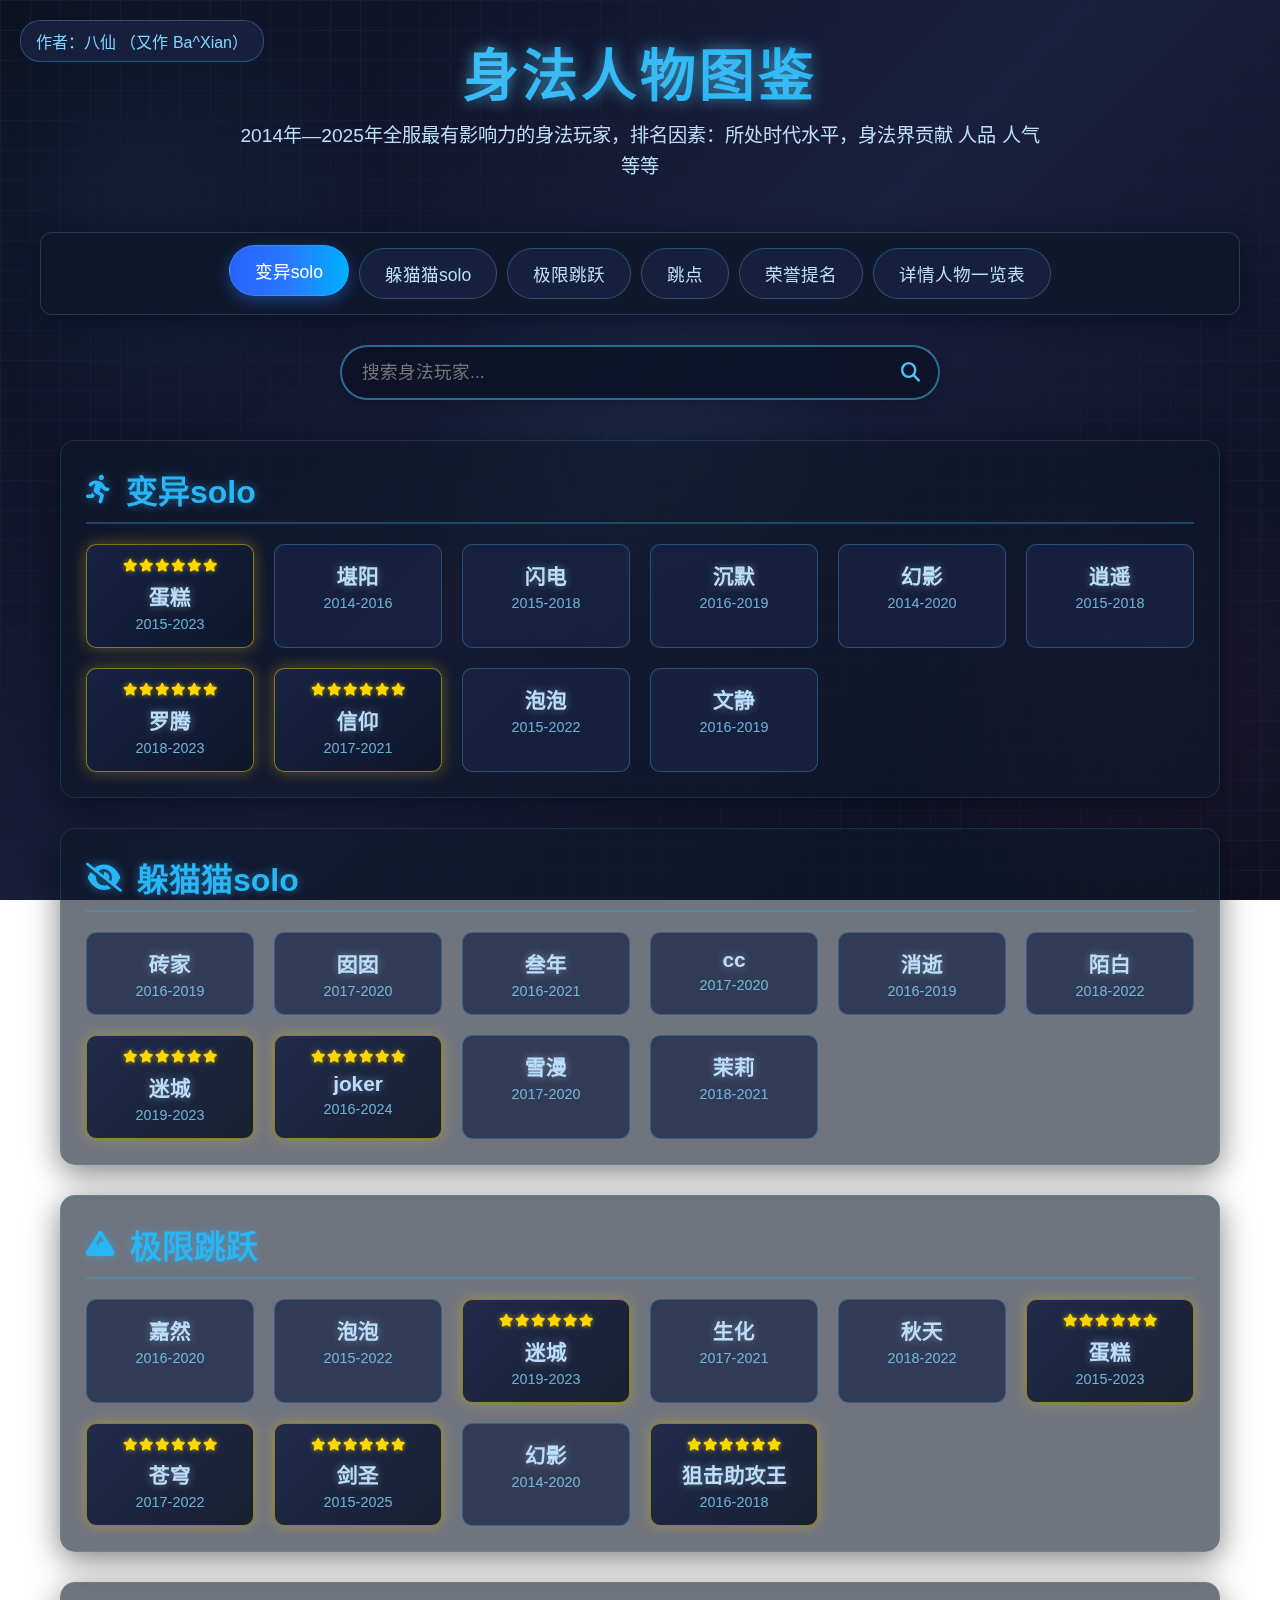
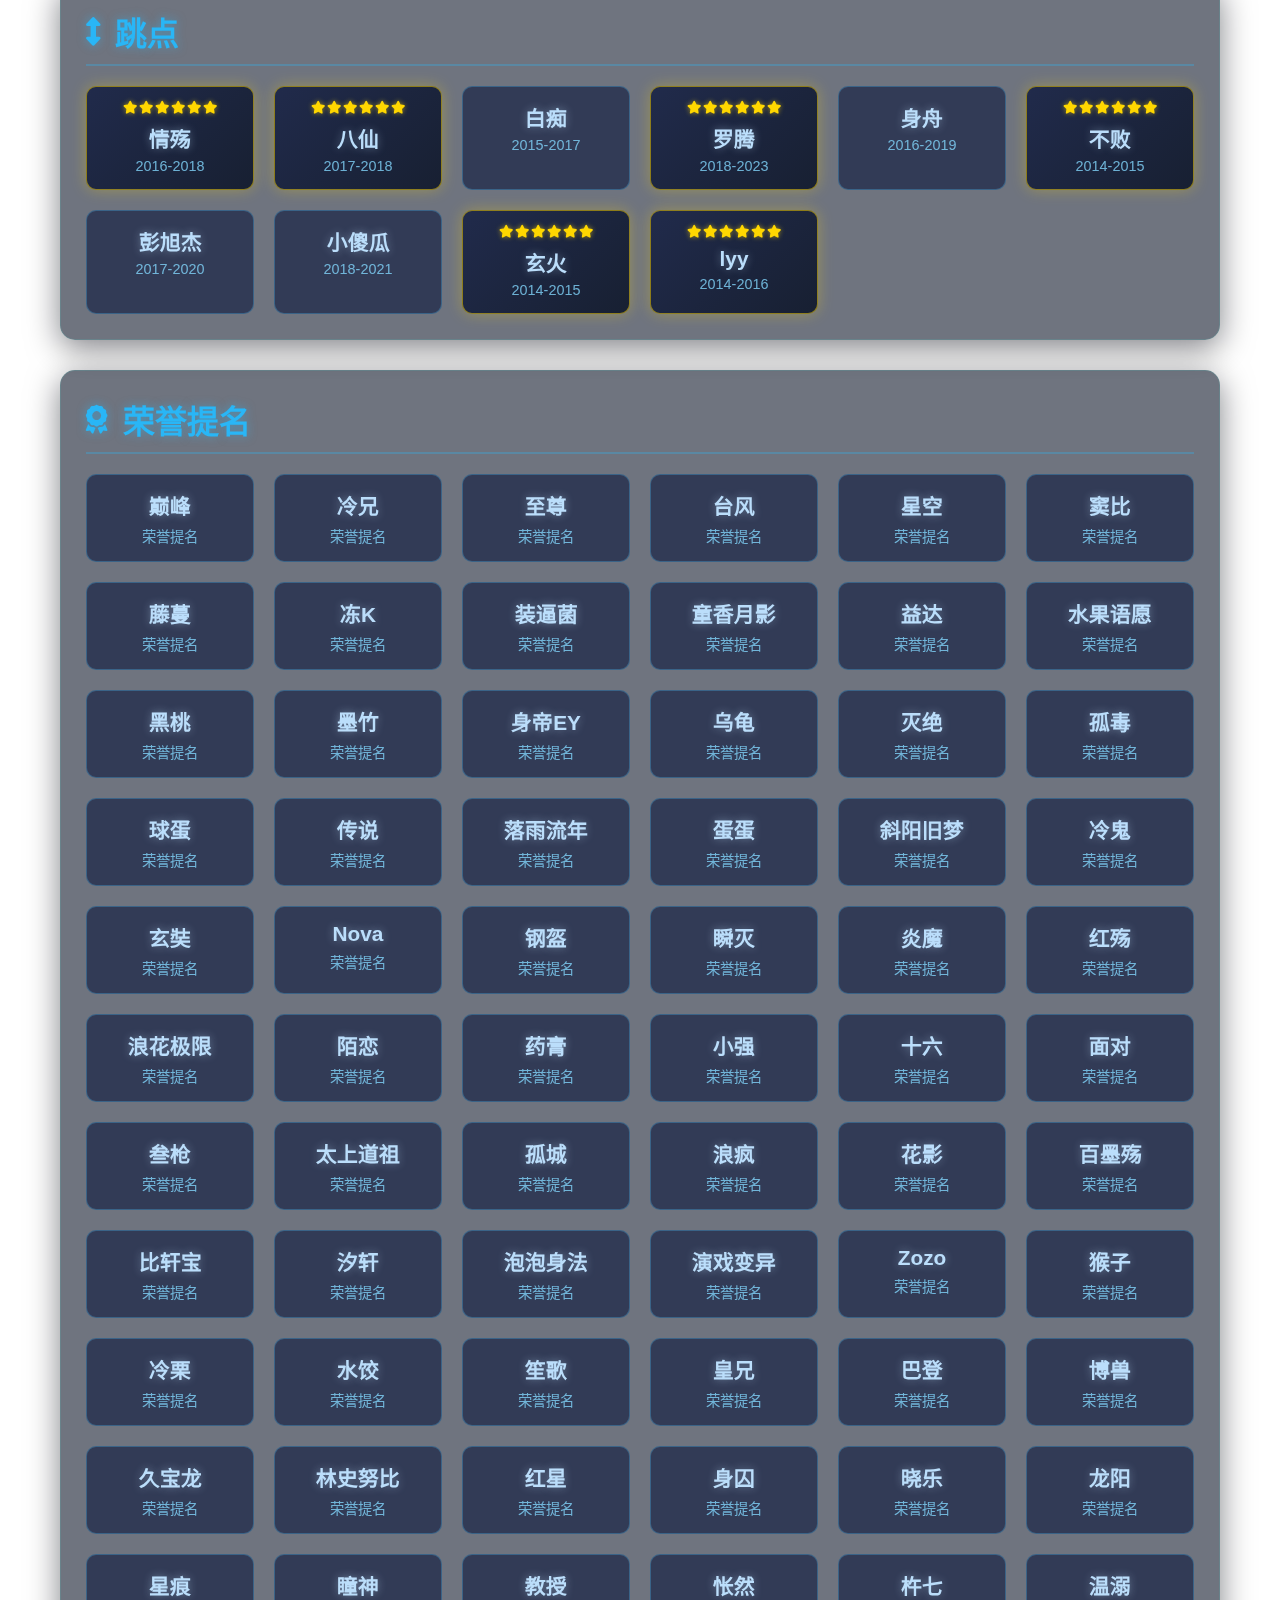
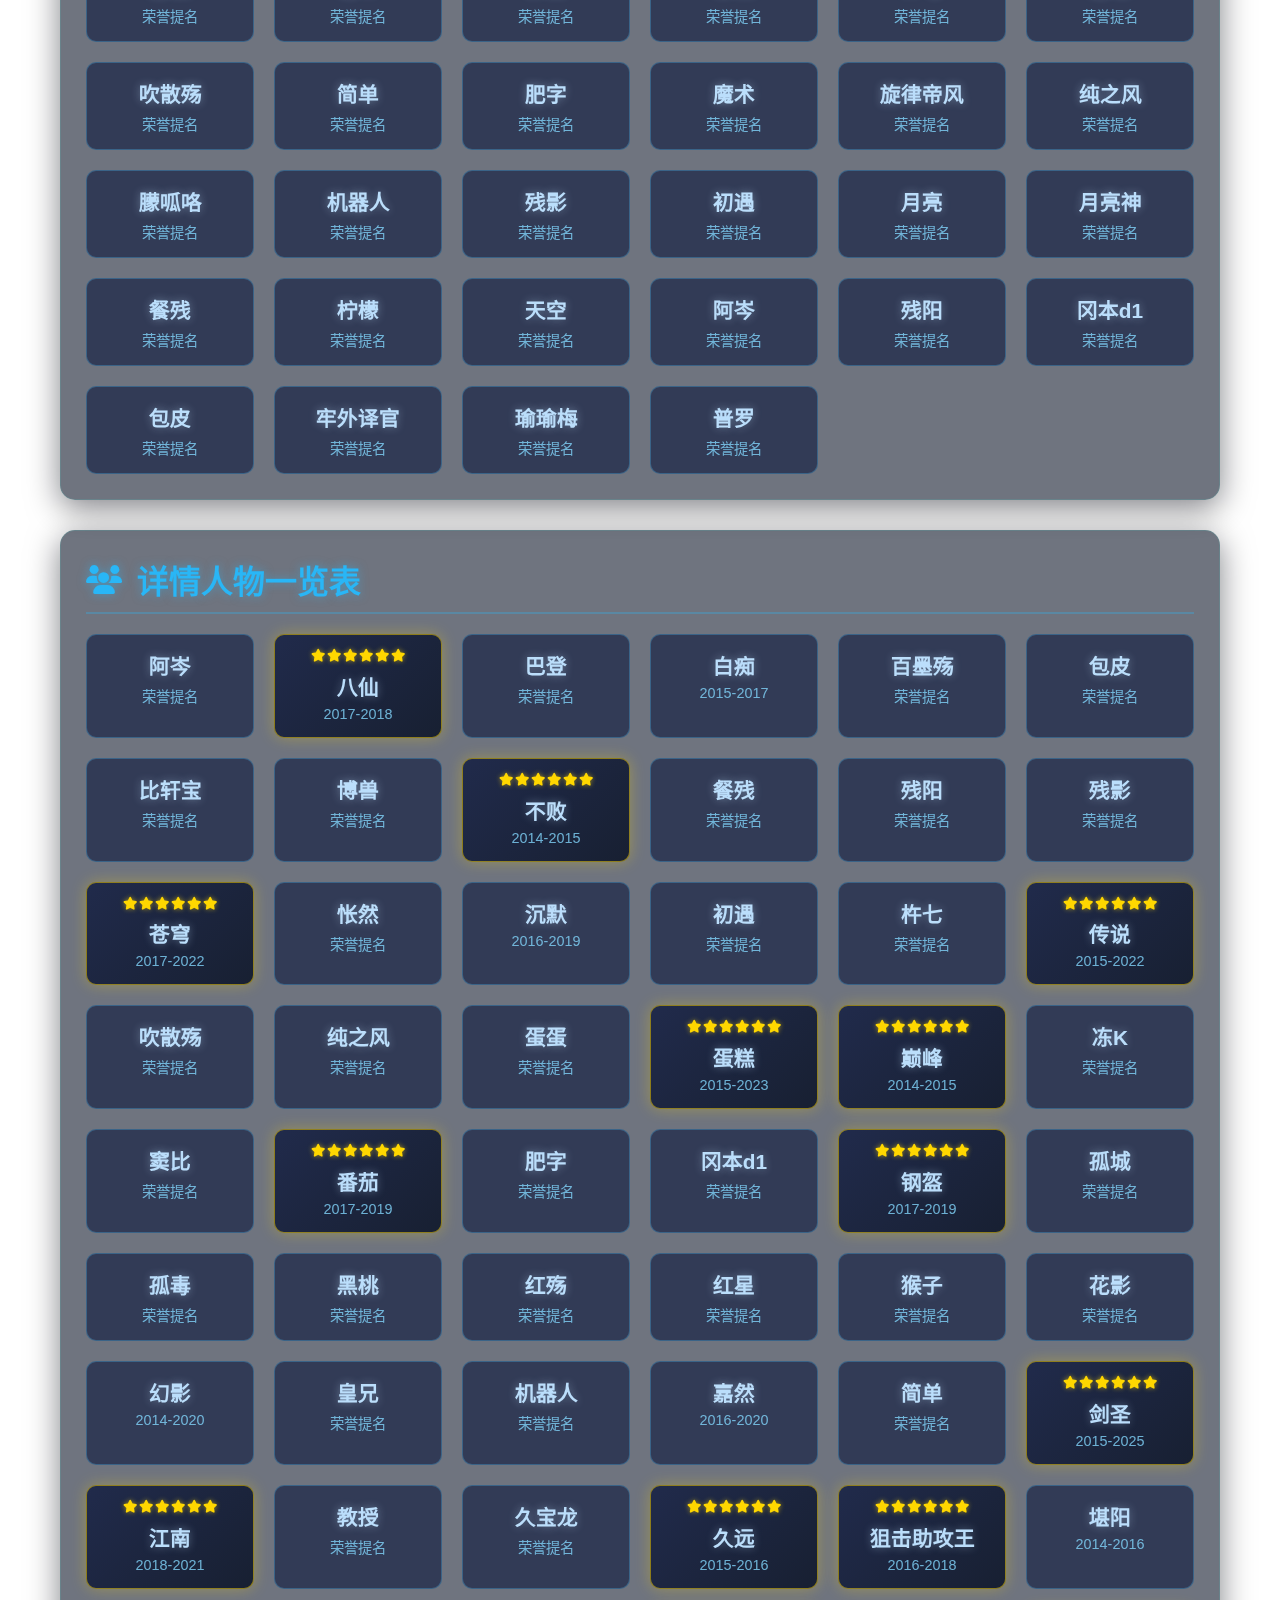
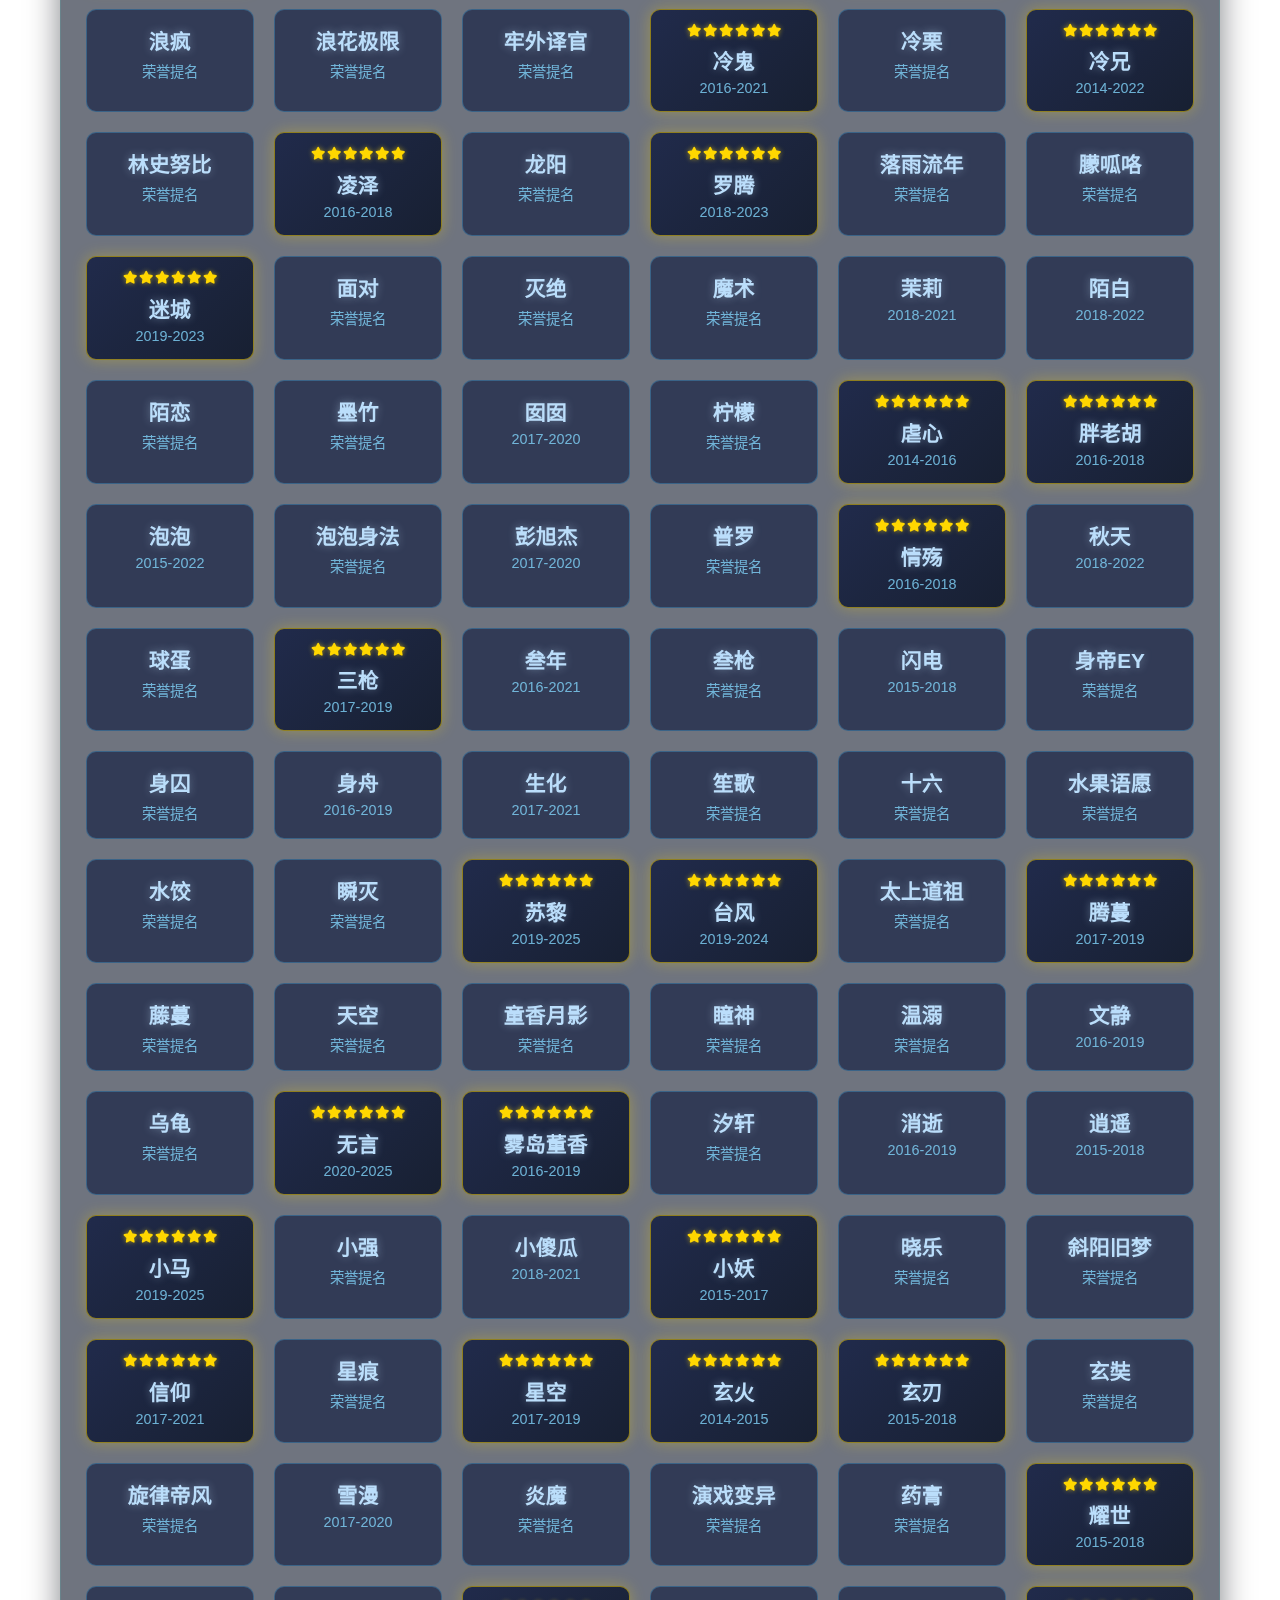
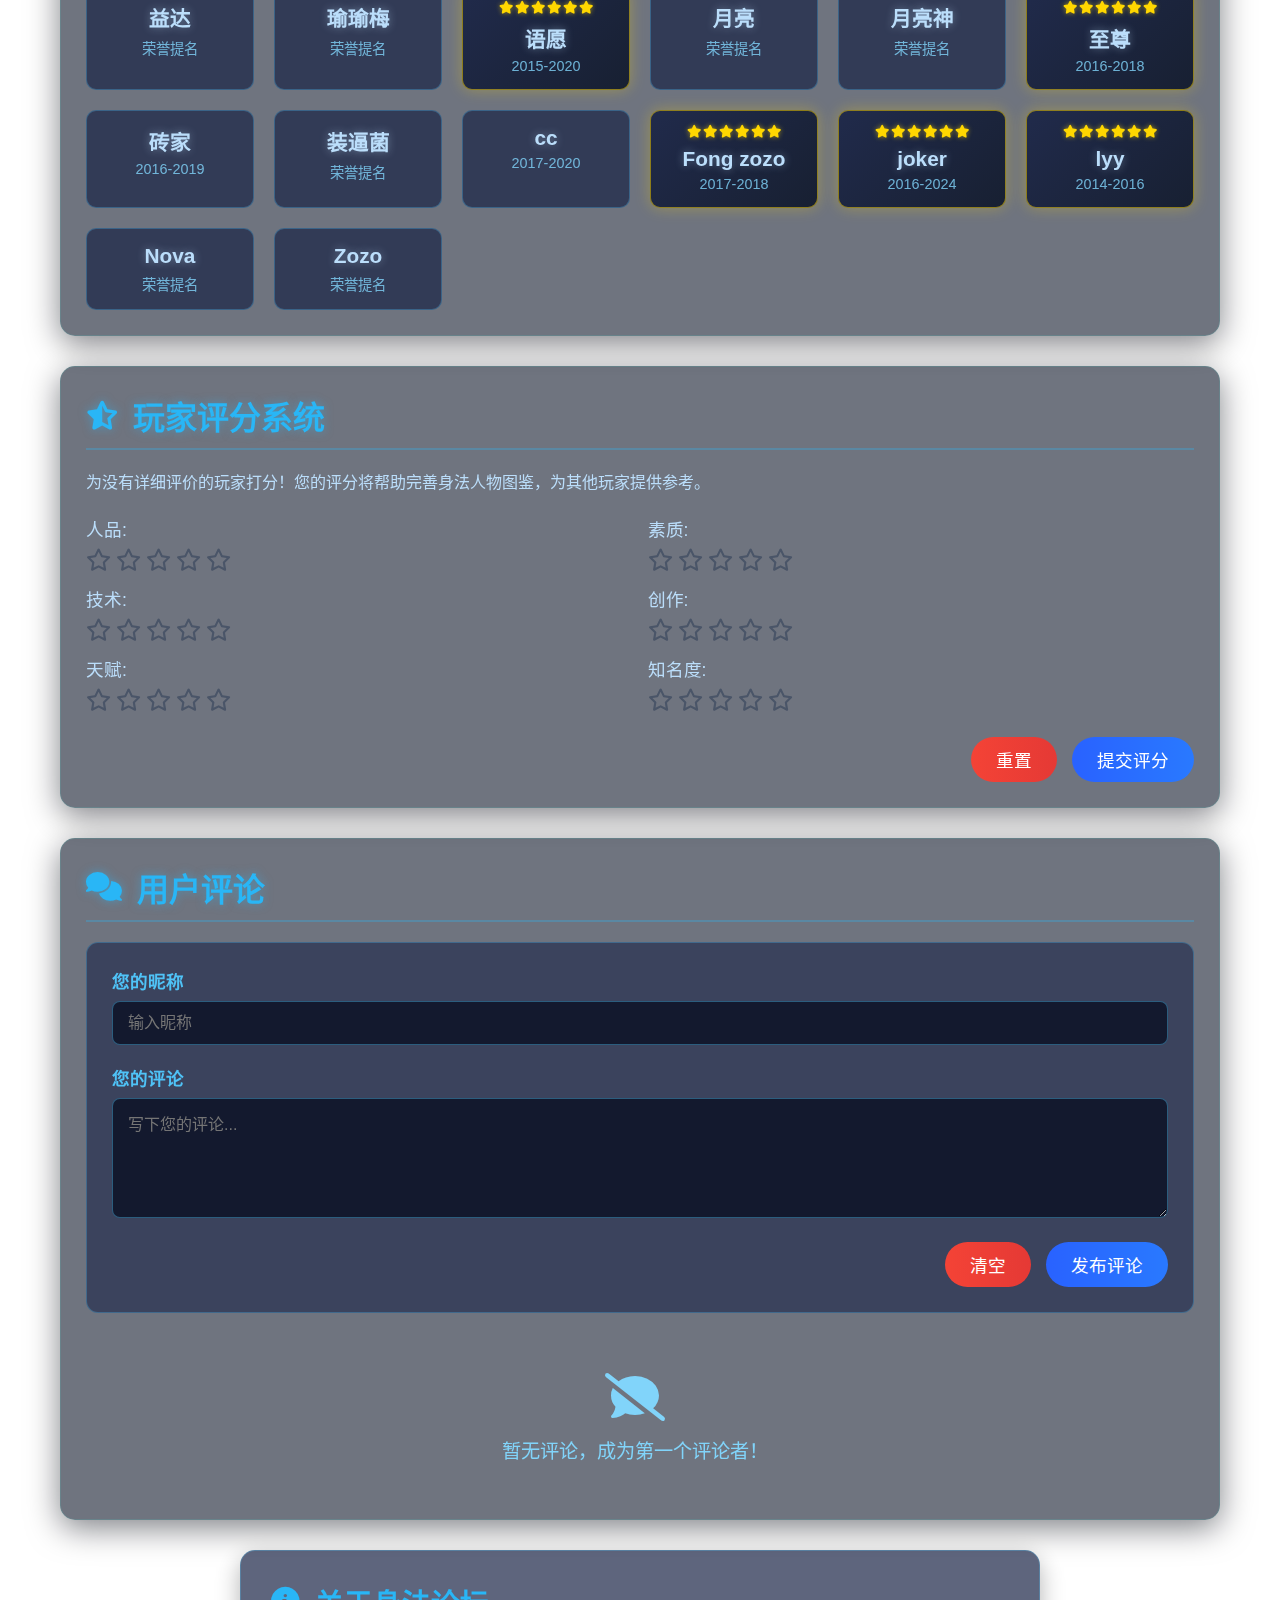
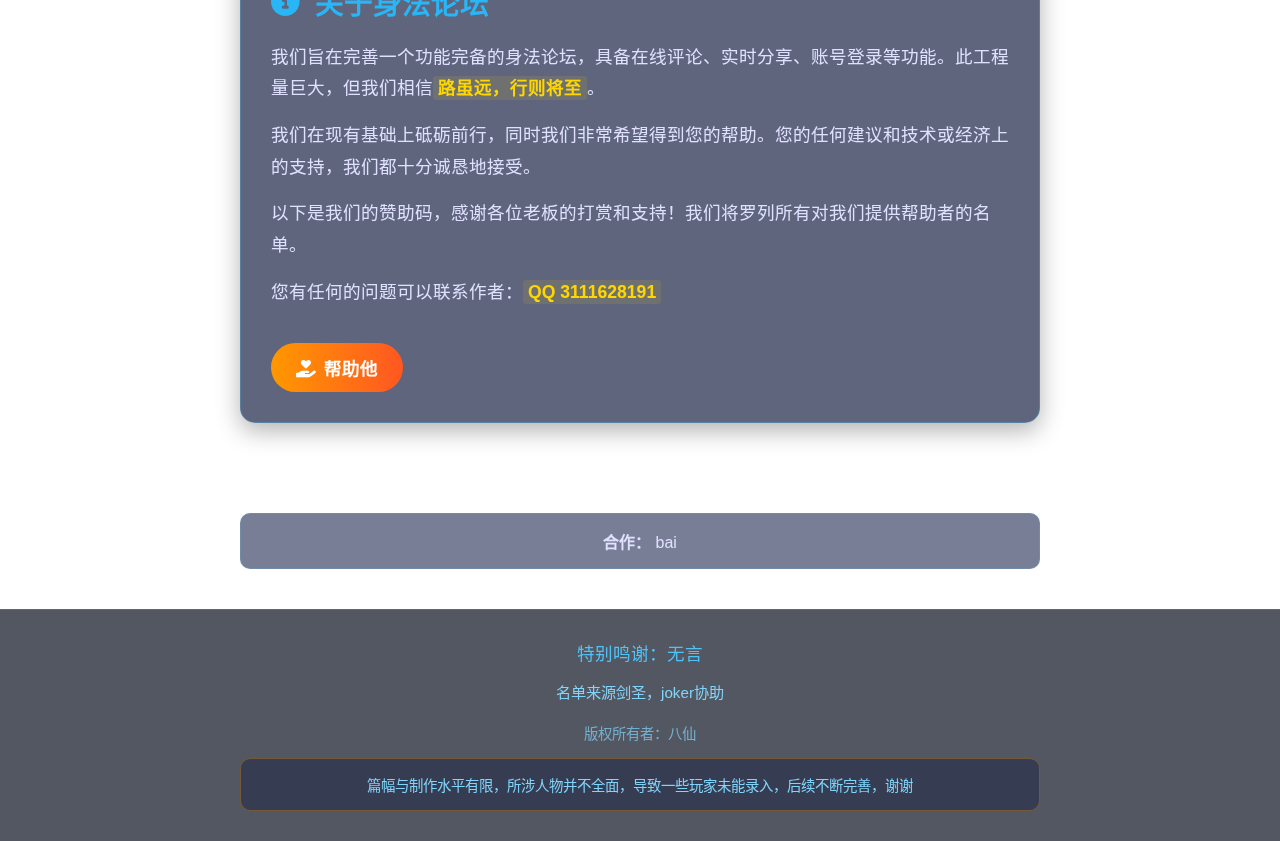
<file: index.html>
<!DOCTYPE html>
<html lang="zh-CN">
<head>
    <meta charset="UTF-8">
    <meta name="viewport" content="width=device-width, initial-scale=1.0">
    <title>身法人物图鉴</title>
    <link rel="stylesheet" href="https://cdnjs.cloudflare.com/ajax/libs/font-awesome/6.4.0/css/all.min.css">
    <link rel="stylesheet" href="styles/main.css">
    <link rel="stylesheet" href="styles/components.css">
</head>
<body>
    <div class="grid-pattern"></div>
    
    <!-- 置顶滚动按钮 -->
    <div class="scroll-top" id="scrollTop">
        <i class="fas fa-arrow-up"></i>
    </div>
    
    <div class="header">
        <div class="author">作者：八仙 （又作 Ba^Xian）</div>
        <h1>身法人物图鉴</h1>
        <p class="subtitle">2014年—2025年全服最有影响力的身法玩家，排名因素：所处时代水平，身法界贡献 人品 人气 等等</p>
    </div>
    
    <div class="nav-container">
        <div class="nav-tabs">
            <div class="tab active" data-target="variation">变异solo</div>
            <div class="tab" data-target="hide-seek">躲猫猫solo</div>
            <div class="tab" data-target="extreme">极限跳跃</div>
            <div class="tab" data-target="jump-points">跳点</div>
            <div class="tab" data-target="honorary">荣誉提名</div>
            <div class="tab" data-target="detail-players">详情人物一览表</div>
        </div>
    </div>
    
    <div class="search-container">
        <input type="text" class="search-box" id="searchInput" placeholder="搜索身法玩家...">
        <div class="search-icon"><i class="fas fa-search"></i></div>
    </div>
    
    <div class="content-container">
        <div class="section" id="variation">
            <h2 class="section-title"><i class="fas fa-running"></i> 变异solo</h2>
            <div class="players-container">
                <!-- 变异solo玩家将通过JS动态生成 -->
            </div>
        </div>
        
        <div class="section" id="hide-seek">
            <h2 class="section-title"><i class="fas fa-eye-slash"></i> 躲猫猫solo</h2>
            <div class="players-container">
                <!-- 躲猫猫solo玩家将通过JS动态生成 -->
            </div>
        </div>
        
        <div class="section" id="extreme">
            <h2 class="section-title"><i class="fas fa-mountain"></i> 极限跳跃</h2>
            <div class="players-container">
                <!-- 极限跳跃玩家将通过JS动态生成 -->
            </div>
        </div>
        
        <div class="section" id="jump-points">
            <h2 class="section-title"><i class="fas fa-arrows-alt-v"></i> 跳点</h2>
            <div class="players-container">
                <!-- 跳点玩家将通过JS动态生成 -->
            </div>
        </div>
        
        <div class="section" id="honorary">
            <h2 class="section-title"><i class="fas fa-award"></i> 荣誉提名</h2>
            <div class="players-container">
                <!-- 荣誉提名玩家将通过JS动态生成 -->
            </div>
        </div>
        
        <div class="section" id="detail-players">
            <h2 class="section-title"><i class="fas fa-users"></i> 详情人物一览表</h2>
            <div class="players-container">
                <!-- 所有玩家将通过JS动态生成 -->
            </div>
        </div>
        
        <!-- 新增的评分系统 -->
        <div class="section rating-system" id="rating-system">
            <h2 class="section-title"><i class="fas fa-star-half-alt"></i> 玩家评分系统</h2>
            <p style="margin-bottom: 20px; color: #bbdefb; line-height: 1.6;">
                为没有详细评价的玩家打分！您的评分将帮助完善身法人物图鉴，为其他玩家提供参考。
            </p>
            <div class="rating-form">
                <div class="rating-item">
                    <label class="rating-label">人品:</label>
                    <div class="rating-stars" data-category="人品">
                        <i class="far fa-star rating-star"></i>
                        <i class="far fa-star rating-star"></i>
                        <i class="far fa-star rating-star"></i>
                        <i class="far fa-star rating-star"></i>
                        <i class="far fa-star rating-star"></i>
                    </div>
                </div>
                <div class="rating-item">
                    <label class="rating-label">素质:</label>
                    <div class="rating-stars" data-category="素质">
                        <i class="far fa-star rating-star"></i>
                        <i class="far fa-star rating-star"></i>
                        <i class="far fa-star rating-star"></i>
                        <i class="far fa-star rating-star"></i>
                        <i class="far fa-star rating-star"></i>
                    </div>
                </div>
                <div class="rating-item">
                    <label class="rating-label">技术:</label>
                    <div class="rating-stars" data-category="技术">
                        <i class="far fa-star rating-star"></i>
                        <i class="far fa-star rating-star"></i>
                        <i class="far fa-star rating-star"></i>
                        <i class="far fa-star rating-star"></i>
                        <i class="far fa-star rating-star"></i>
                    </div>
                </div>
                <div class="rating-item">
                    <label class="rating-label">创作:</label>
                    <div class="rating-stars" data-category="创作">
                        <i class="far fa-star rating-star"></i>
                        <i class="far fa-star rating-star"></i>
                        <i class="far fa-star rating-star"></i>
                        <i class="far fa-star rating-star"></i>
                        <i class="far fa-star rating-star"></i>
                    </div>
                </div>
                <div class="rating-item">
                    <label class="rating-label">天赋:</label>
                    <div class="rating-stars" data-category="天赋">
                        <i class="far fa-star rating-star"></i>
                        <i class="far fa-star rating-star"></i>
                        <i class="far fa-star rating-star"></i>
                        <i class="far fa-star rating-star"></i>
                        <i class="far fa-star rating-star"></i>
                    </div>
                </div>
                <div class="rating-item">
                    <label class="rating-label">知名度:</label>
                    <div class="rating-stars" data-category="知名度">
                        <i class="far fa-star rating-star"></i>
                        <i class="far fa-star rating-star"></i>
                        <i class="far fa-star rating-star"></i>
                        <i class="far fa-star rating-star"></i>
                        <i class="far fa-star rating-star"></i>
                    </div>
                </div>
            </div>
            <div class="rating-actions">
                <button class="rating-btn cancel">重置</button>
                <button class="rating-btn">提交评分</button>
            </div>
        </div>
        
        <!-- 评论区 -->
        <div class="section" id="comments">
            <h2 class="section-title"><i class="fas fa-comments"></i> 用户评论</h2>
            <div class="comment-form">
                <div class="form-group">
                    <label class="form-label">您的昵称</label>
                    <input type="text" class="form-input" id="commentName" placeholder="输入昵称">
                </div>
                <div class="form-group">
                    <label class="form-label">您的评论</label>
                    <textarea class="form-input" id="commentContent" placeholder="写下您的评论..."></textarea>
                </div>
                <div class="form-actions">
                    <button class="rating-btn cancel">清空</button>
                    <button class="rating-btn" id="submitComment">发布评论</button>
                </div>
            </div>
            
            <div class="comments-container" id="commentsList">
                <div class="no-comments">
                    <i class="fas fa-comment-slash" style="font-size: 3rem; margin-bottom: 15px;"></i>
                    <p>暂无评论，成为第一个评论者！</p>
                </div>
            </div>
        </div>
        
        <!-- 新增的作者说明 -->
        <div class="author-statement">
            <h2><i class="fas fa-info-circle"></i> 关于身法论坛</h2>
            <p>我们旨在完善一个功能完备的身法论坛，具备在线评论、实时分享、账号登录等功能。此工程量巨大，但我们相信<strong class="highlight">路虽远，行则将至</strong>。</p>
            <p>我们在现有基础上砥砺前行，同时我们非常希望得到您的帮助。您的任何建议和技术或经济上的支持，我们都十分诚恳地接受。</p>
            <p>以下是我们的赞助码，感谢各位老板的打赏和支持！我们将罗列所有对我们提供帮助者的名单。</p>
            <p>您有任何的问题可以联系作者：<strong class="highlight">QQ 3111628191</strong></p>
            
            <button class="support-btn" id="supportBtn">
                <i class="fas fa-hand-holding-heart"></i>帮助他
            </button>
        </div>
    </div>
    
    <!-- 新增的合作信息 -->
    <div class="collaboration">
        <p><strong>合作：</strong> bai</p>
    </div>
    
    <div class="footer">
        <div class="thanks">特别鸣谢：无言</div>
        <div>名单来源剑圣，joker协助</div>
        <div class="copyright">版权所有者：八仙</div>
        <div class="disclaimer">
            篇幅与制作水平有限，所涉人物并不全面，导致一些玩家未能录入，后续不断完善，谢谢
        </div>
    </div>
    
    <!-- 玩家详情模态框 -->
    <div class="modal" id="playerModal">
        <div class="modal-content">
            <div class="modal-header">
                <h2 class="modal-title" id="modalPlayerName"></h2>
                <div class="modal-period" id="modalPlayerPeriod"></div>
                <div class="modal-close" id="closeModal"><i class="fas fa-times"></i></div>
            </div>
            <div class="modal-body" id="modalPlayerDetails">
                <!-- 玩家详情将通过JS动态生成 -->
            </div>
        </div>
    </div>
    
    <!-- 赞助二维码模态框 -->
    <div class="sponsor-modal" id="sponsorModal">
        <div class="sponsor-modal-content">
            <div class="sponsor-modal-header">
                <h2 class="sponsor-modal-title">支持身法论坛</h2>
                <div class="sponsor-modal-close" id="closeSponsorModal"><i class="fas fa-times"></i></div>
            </div>
            <div class="sponsor-modal-body">
                <div class="sponsor-qr">
                    <img src="./res/img/img1.jpg" height="150" width="150" alt="微信赞助二维码">
                    <p>微信赞助二维码</p>
                </div>
                <div class="sponsor-qr">
                    <img src="./res/img/img2.jpg" height="150" width="150" alt="支付宝赞助二维码">
                    <p>支付宝赞助二维码</p>
                </div>
                <div class="sponsor-info">
                    <h3><i class="fas fa-gift"></i> 赞助者权益</h3>
                    <ul>
                        <li>您的名字将出现在网站赞助者名单中</li>
                        <li>获得身法论坛VIP会员资格（开发中）</li>
                        <li>优先体验新功能</li>
                        <li>专属客服支持</li>
                        <li>参与身法论坛发展决策</li>
                    </ul>
                    <h3 style="margin-top: 30px;"><i class="fas fa-hands-helping"></i> 其他支持方式</h3>
                    <ul>
                        <li>技术开发：前端/后端/UI设计</li>
                        <li>内容贡献：身法教程/技巧分享</li>
                        <li>社区运营：管理/活动组织</li>
                        <li>推广宣传：社交媒体分享</li>
                    </ul>
                </div>
            </div>
        </div>
    </div>

    <!-- JavaScript 模块 -->
    <script src="js/data.js"></script>
    <script src="js/ui.js"></script>
    <script src="js/player-modal.js"></script>
    <script src="js/rating-system.js"></script>
    <script src="js/comment-system.js"></script>
    <script src="js/main.js"></script>
</body>
</html>
</file>
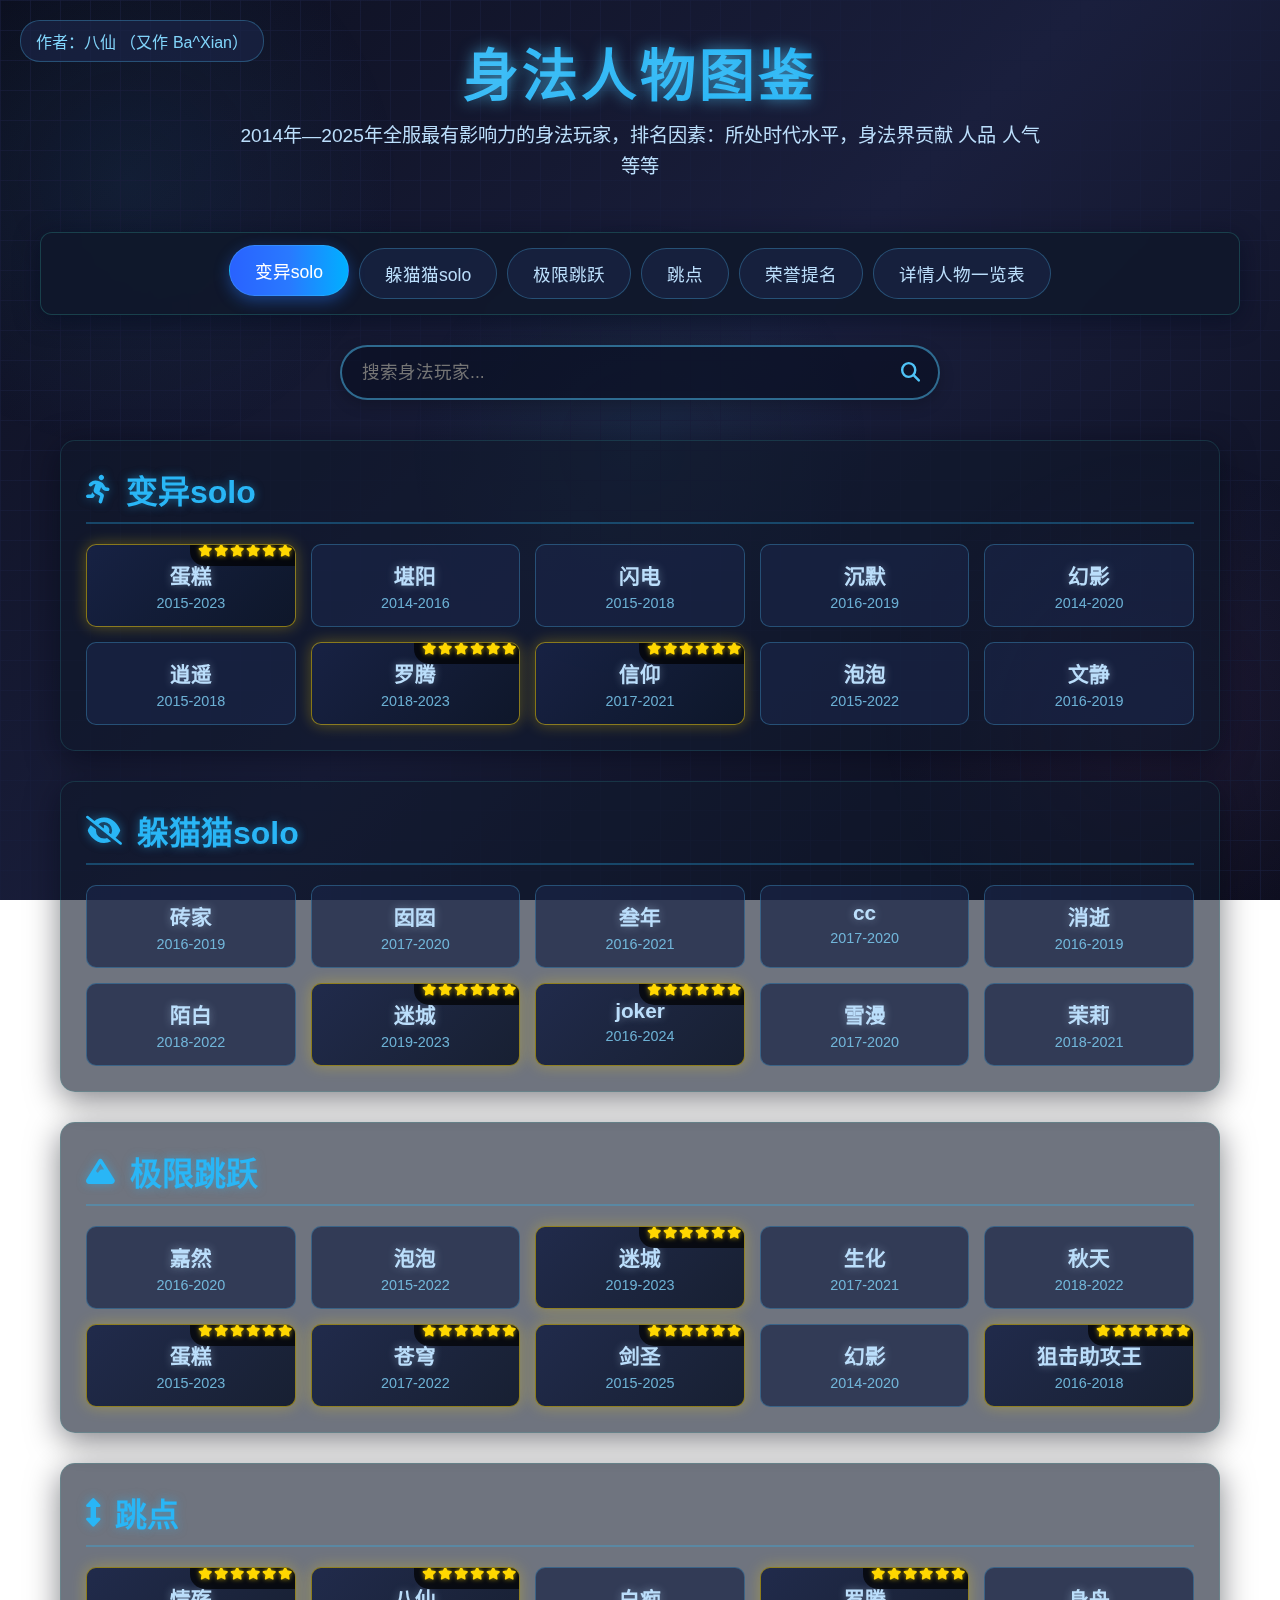
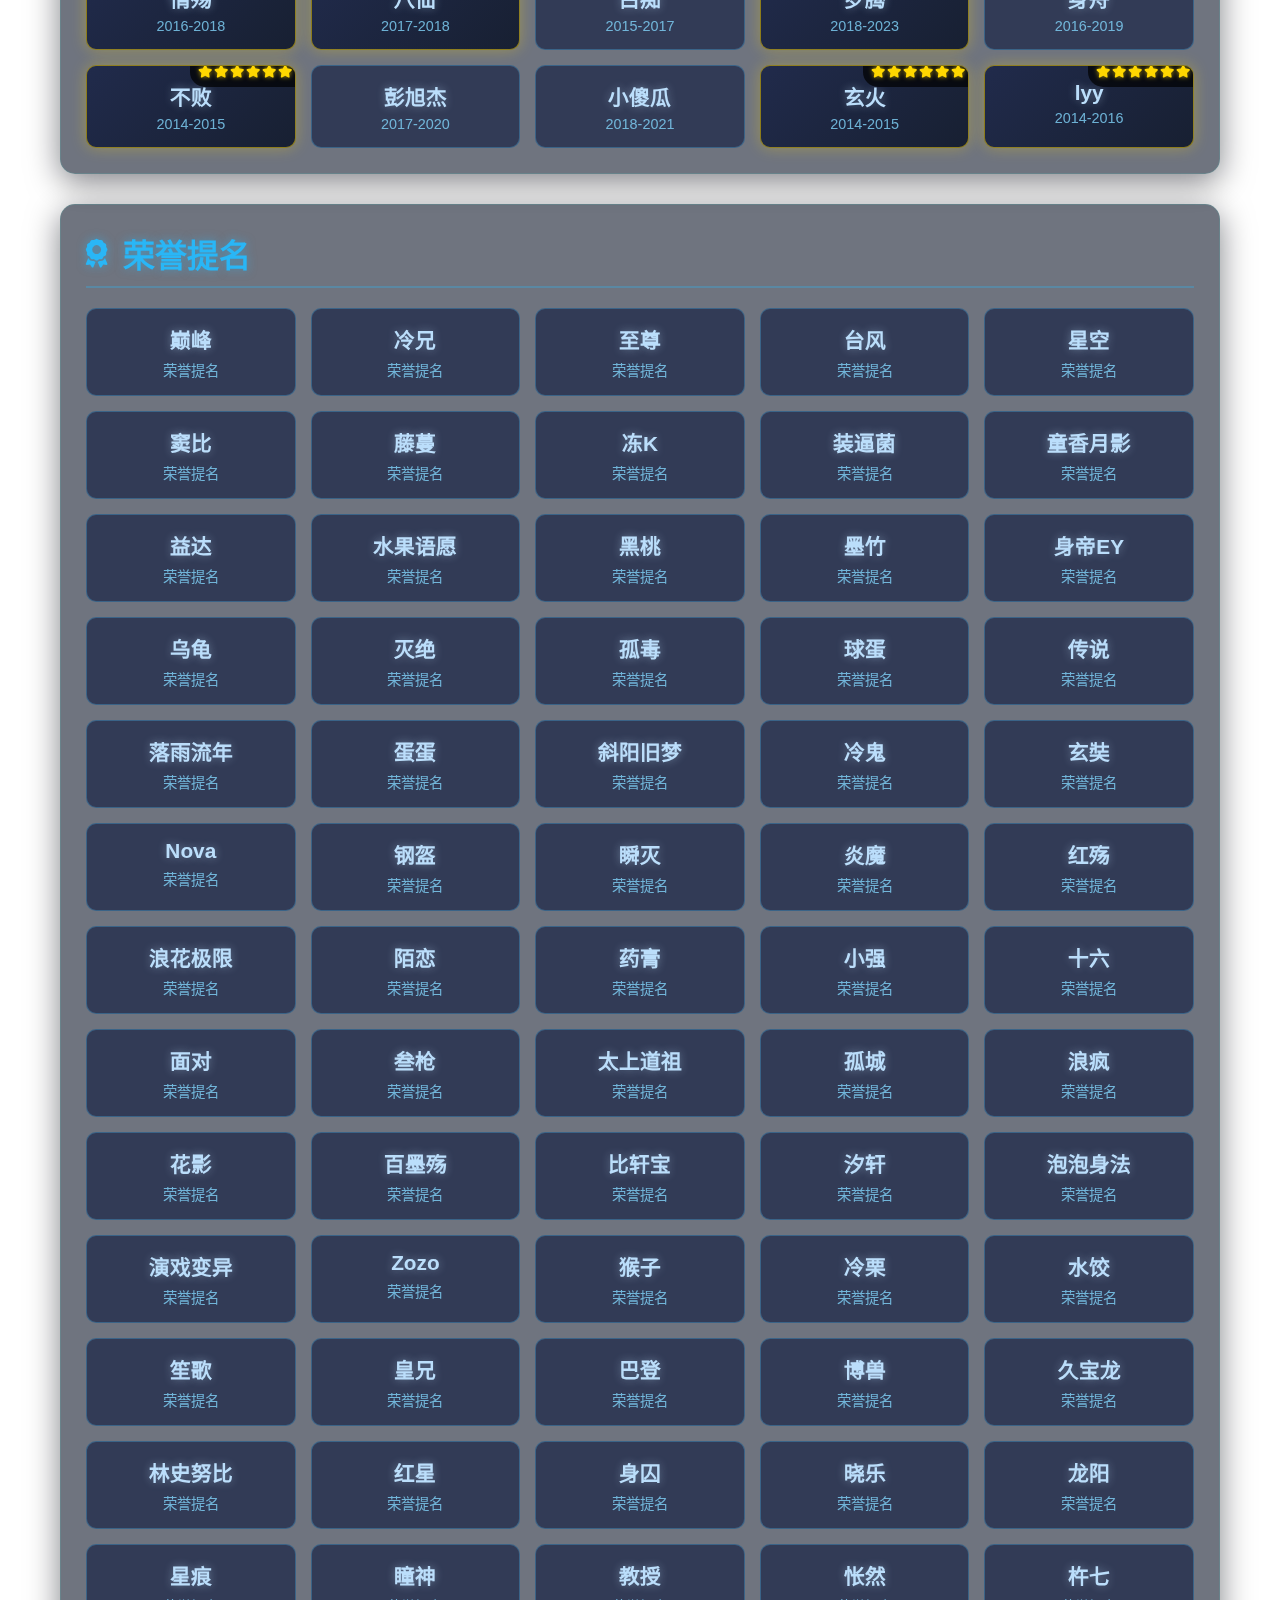
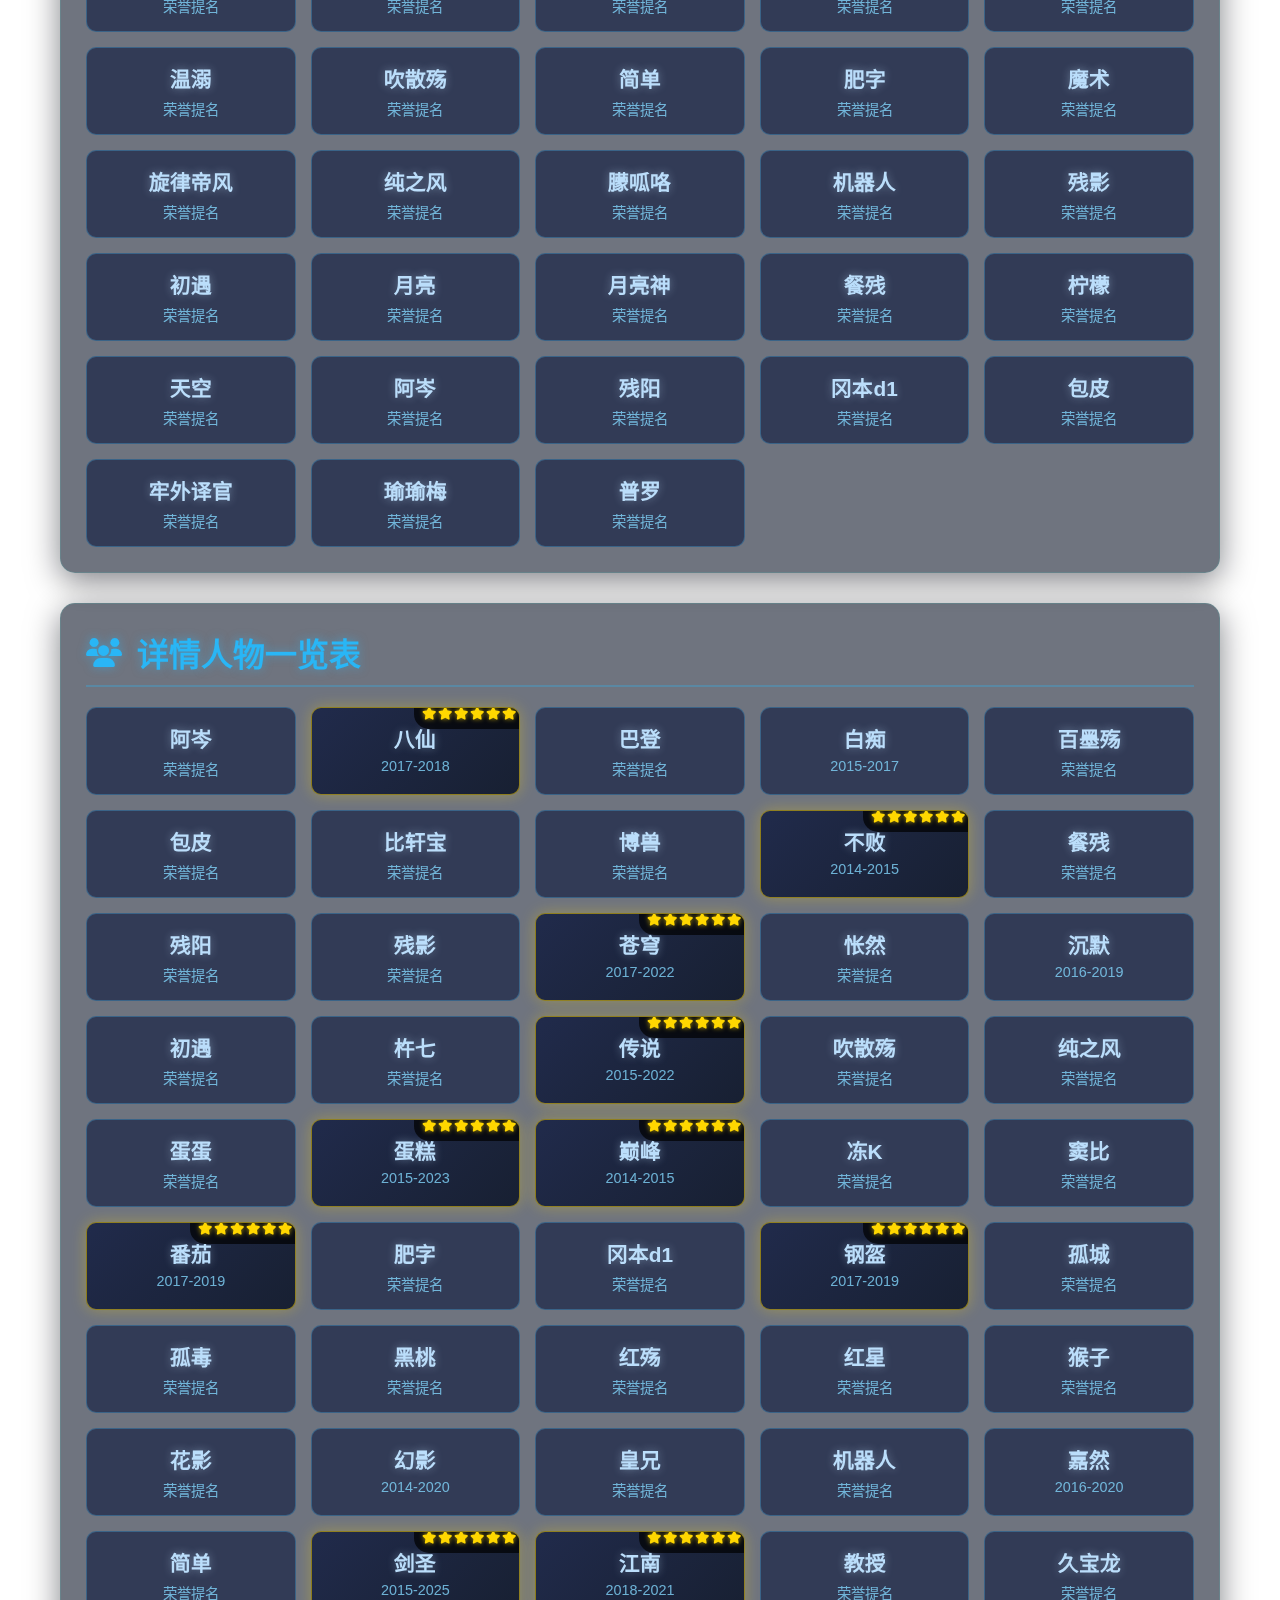
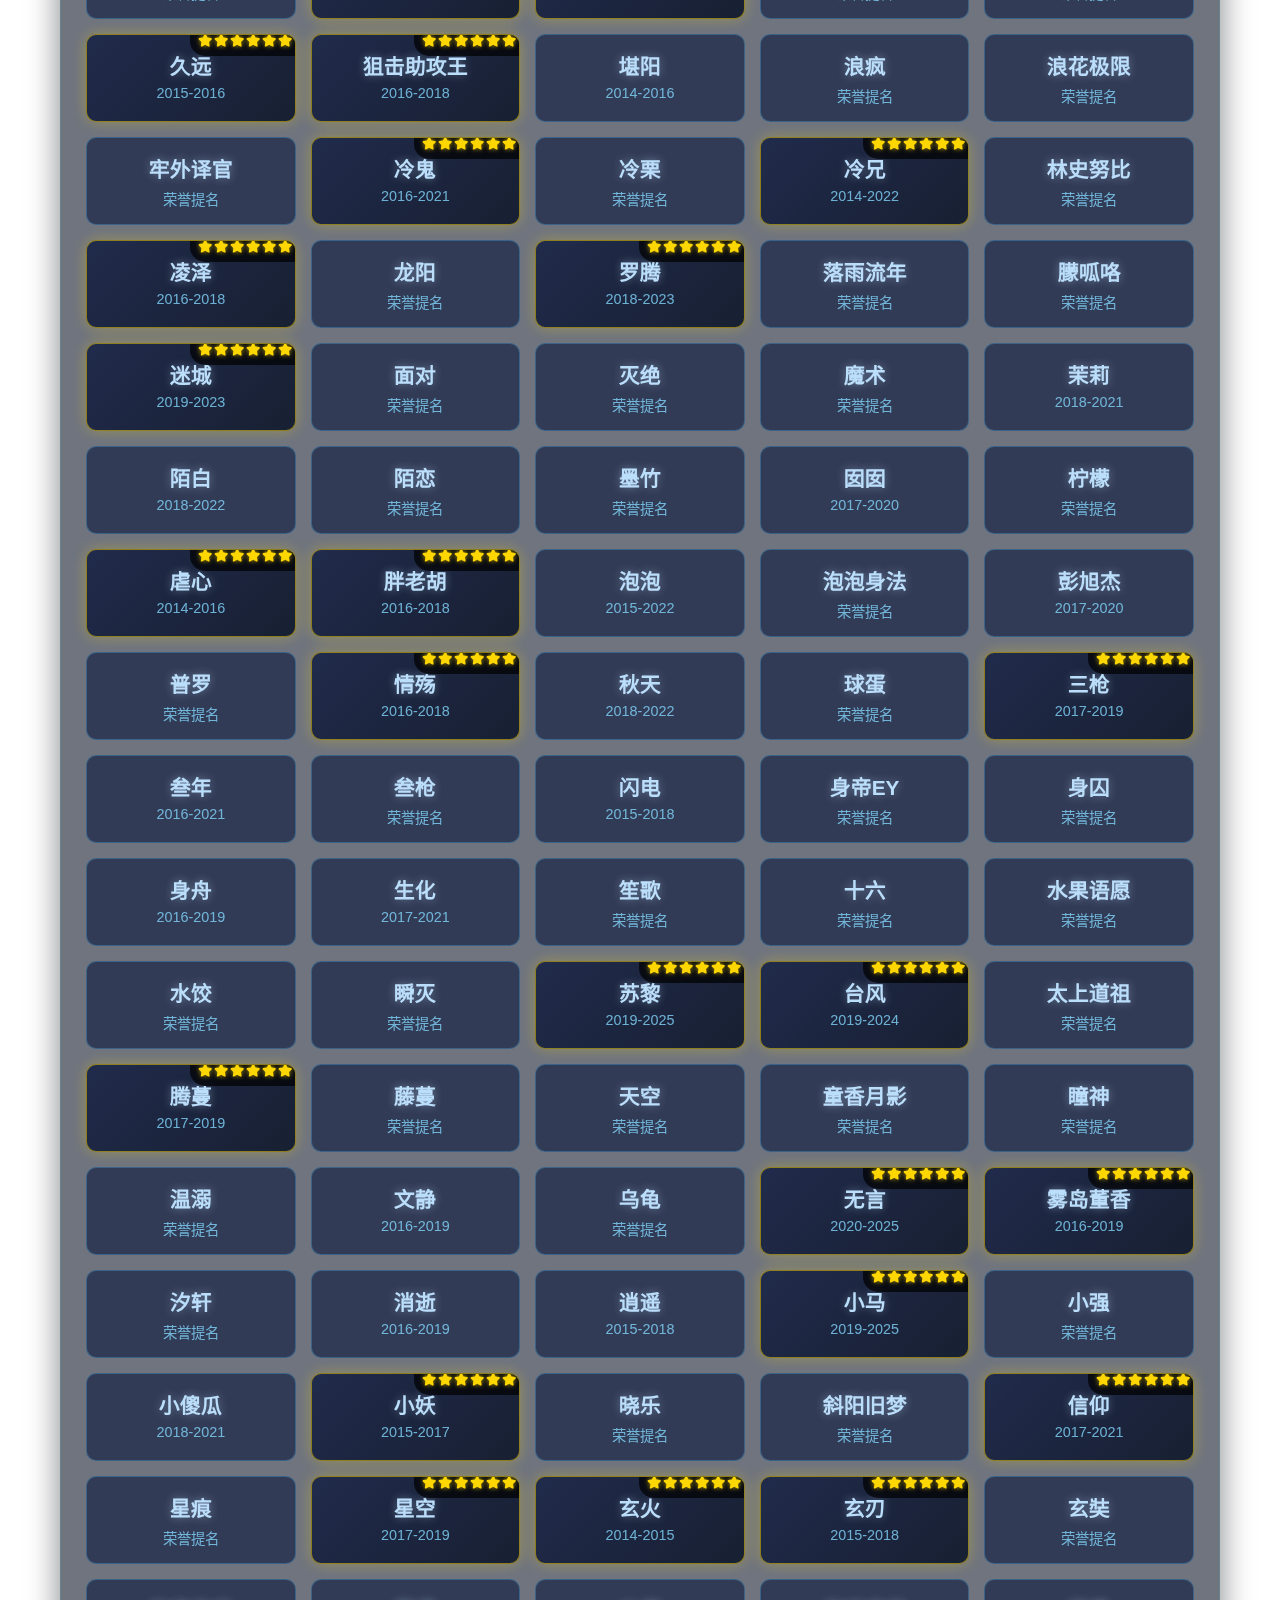
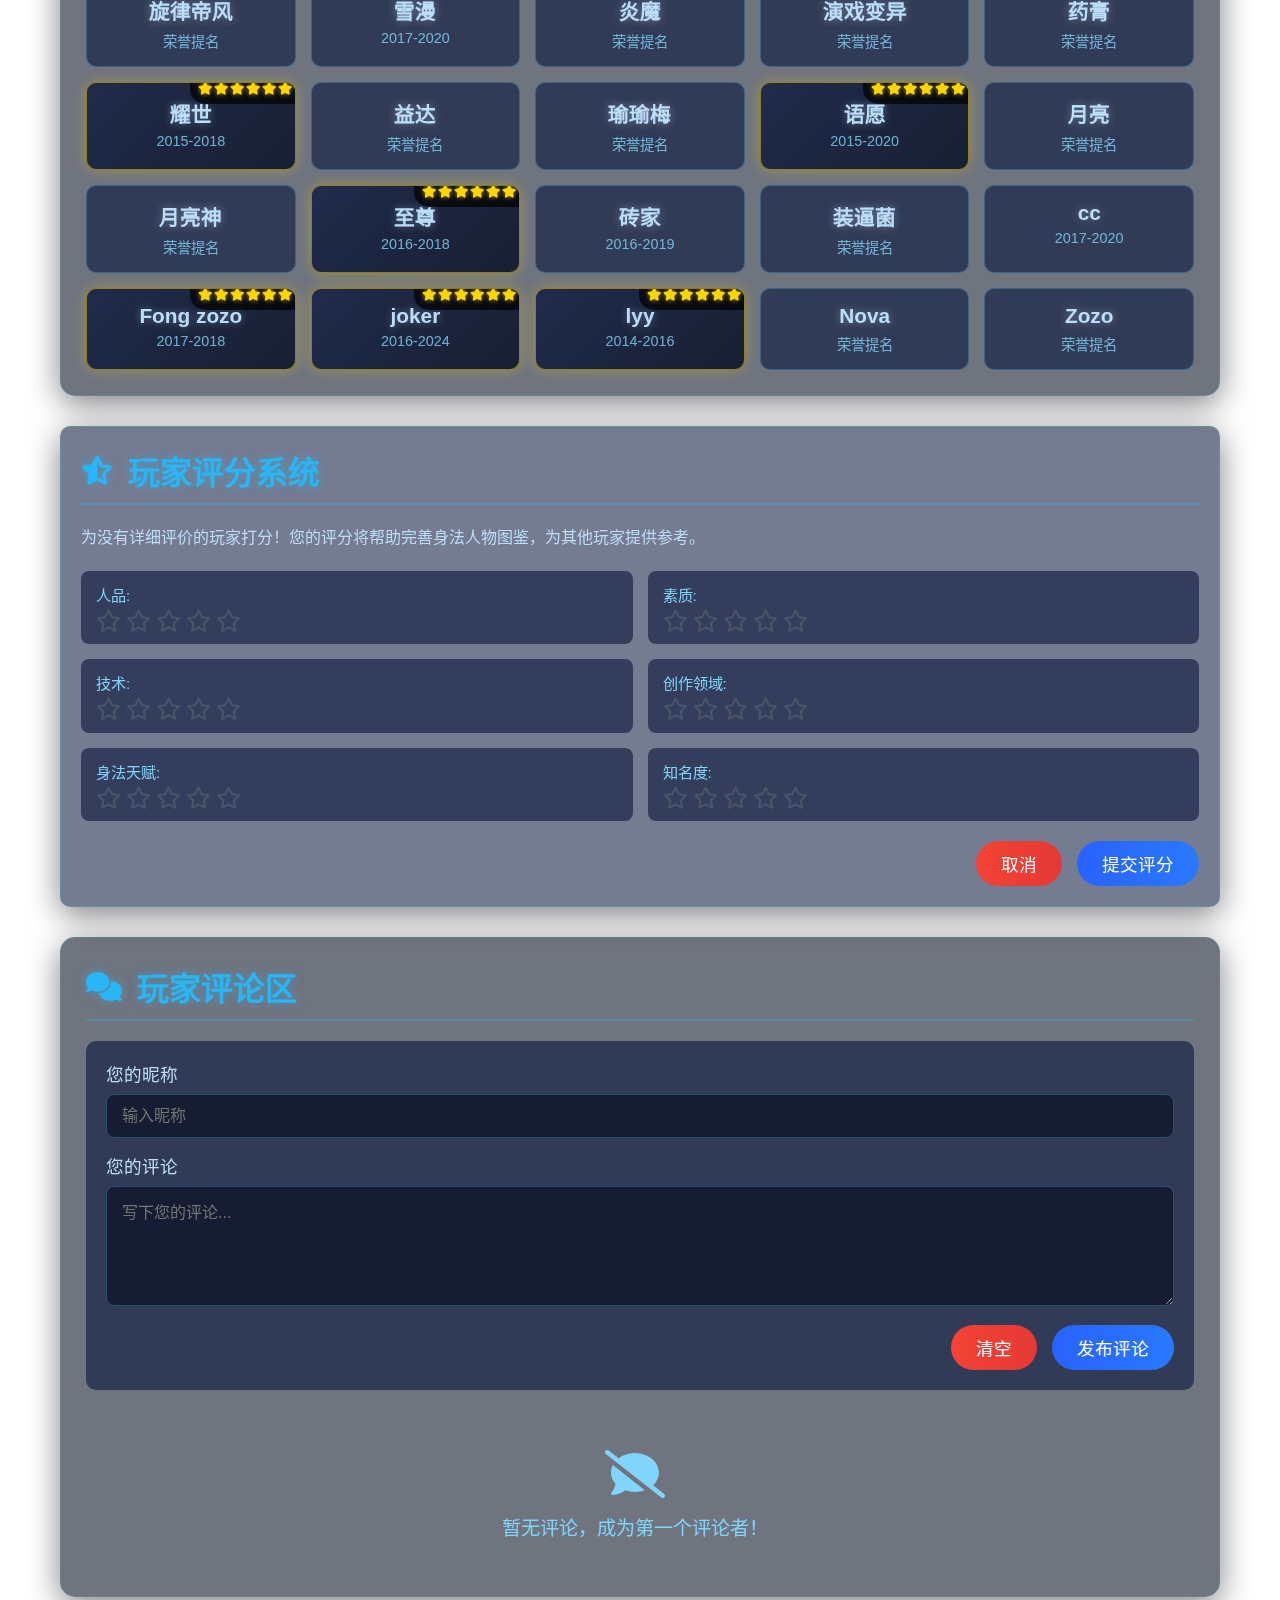
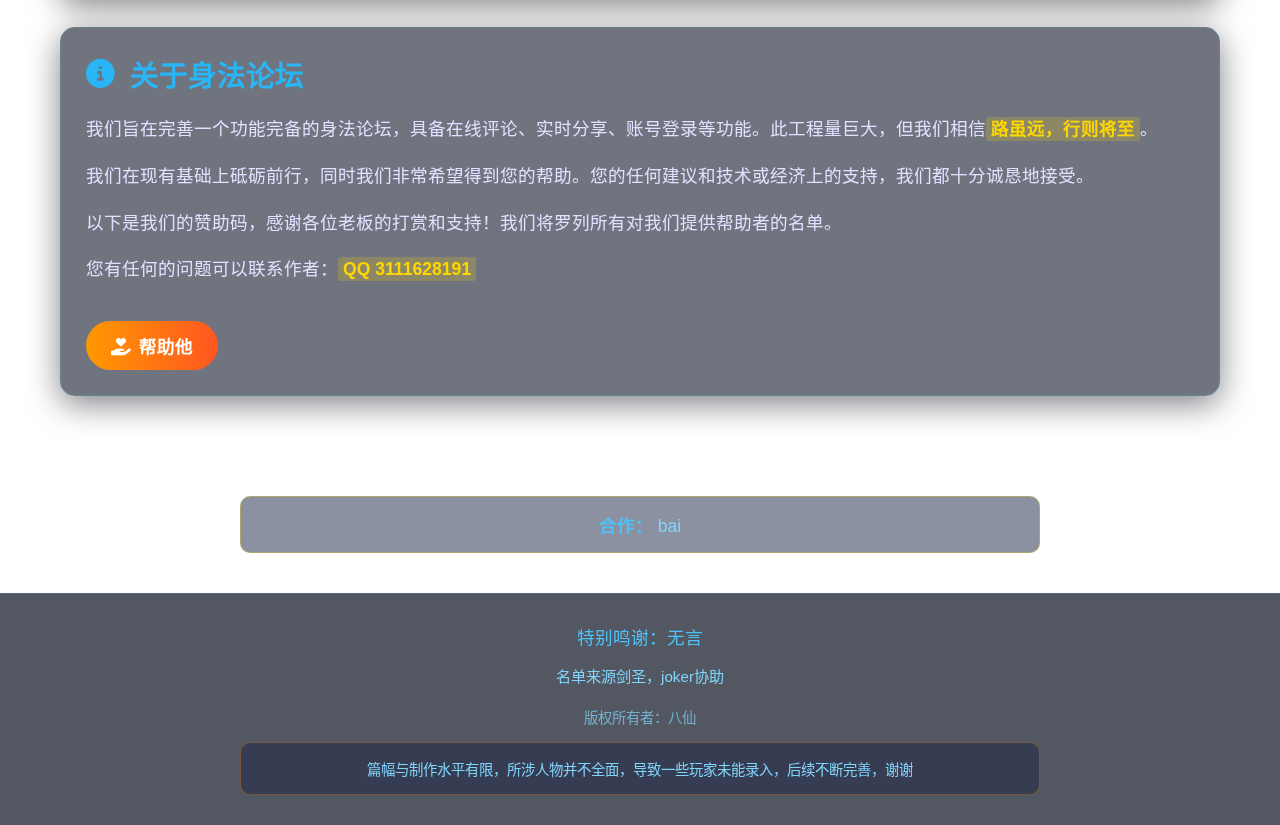
<file: jumpclubfinal.html>
<!DOCTYPE html>
<html lang="zh-CN">
<head>
    <meta charset="UTF-8">
    <meta name="viewport" content="width=device-width, initial-scale=1.0">
    <title>身法人物图鉴</title>
    <link rel="stylesheet" href="https://cdnjs.cloudflare.com/ajax/libs/font-awesome/6.4.0/css/all.min.css">
    <style>
        * {
            margin: 0;
            padding: 0;
            box-sizing: border-box;
            font-family: 'Microsoft YaHei', sans-serif;
        }
        
        body {
            background: linear-gradient(135deg, #0c0e1d 0%, #1a1f3d 50%, #0c0e1d 100%);
            color: #e0e0ff;
            min-height: 100vh;
            background-attachment: fixed;
            overflow-x: hidden;
            position: relative;
        }
        
        body::before {
            content: "";
            position: fixed;
            top: 0;
            left: 0;
            width: 100%;
            height: 100%;
            background: 
                radial-gradient(circle at 10% 20%, rgba(41, 128, 185, 0.1) 0%, transparent 20%),
                radial-gradient(circle at 90% 80%, rgba(155, 89, 182, 0.1) 0%, transparent 20%),
                radial-gradient(circle at 50% 50%, rgba(26, 188, 156, 0.05) 0%, transparent 30%);
            z-index: -1;
            pointer-events: none;
        }
        
        .grid-pattern {
            position: fixed;
            top: 0;
            left: 0;
            width: 100%;
            height: 100%;
            background-image: 
                linear-gradient(rgba(25, 30, 60, 0.7) 1px, transparent 1px),
                linear-gradient(90deg, rgba(25, 30, 60, 0.7) 1px, transparent 1px);
            background-size: 30px 30px;
            z-index: -1;
            pointer-events: none;
        }
        
        .header {
            text-align: center;
            padding: 30px 20px;
            position: relative;
        }
        
        .header h1 {
            font-size: 3.5rem;
            color: #4fc3f7;
            text-shadow: 0 0 15px rgba(79, 195, 247, 0.7);
            margin-bottom: 10px;
            letter-spacing: 3px;
            background: linear-gradient(to right, #4fc3f7, #29b6f6, #03a9f4);
            -webkit-background-clip: text;
            -webkit-text-fill-color: transparent;
            animation: glow 2s ease-in-out infinite alternate;
        }
        
        .subtitle {
            font-size: 1.2rem;
            color: #bbdefb;
            max-width: 800px;
            margin: 0 auto 20px;
            line-height: 1.6;
        }
        
        .author {
            position: absolute;
            top: 20px;
            left: 20px;
            font-size: 1rem;
            color: #81d4fa;
            background: rgba(25, 35, 70, 0.7);
            padding: 8px 15px;
            border-radius: 20px;
            border: 1px solid rgba(79, 195, 247, 0.3);
        }
        
        .nav-container {
            background: rgba(15, 23, 42, 0.85);
            backdrop-filter: blur(10px);
            border-radius: 12px;
            padding: 15px;
            max-width: 1200px;
            margin: 0 auto 30px;
            box-shadow: 0 5px 25px rgba(0, 10, 30, 0.5);
            border: 1px solid rgba(64, 224, 208, 0.2);
        }
        
        .nav-tabs {
            display: flex;
            justify-content: center;
            flex-wrap: wrap;
            gap: 10px;
        }
        
        .tab {
            background: rgba(25, 35, 70, 0.7);
            color: #bbdefb;
            padding: 12px 25px;
            border-radius: 30px;
            cursor: pointer;
            transition: all 0.3s ease;
            font-size: 1.1rem;
            border: 1px solid rgba(79, 195, 247, 0.3);
        }
        
        .tab:hover, .tab.active {
            background: linear-gradient(90deg, #2962ff, #2979ff, #00b0ff);
            color: white;
            transform: translateY(-3px);
            box-shadow: 0 5px 15px rgba(41, 121, 255, 0.4);
        }
        
        .search-container {
            max-width: 600px;
            margin: 0 auto 40px;
            position: relative;
        }
        
        .search-box {
            width: 100%;
            padding: 15px 20px;
            border-radius: 50px;
            border: 2px solid rgba(79, 195, 247, 0.5);
            background: rgba(10, 15, 35, 0.7);
            color: #e0e0ff;
            font-size: 1.1rem;
            outline: none;
            transition: all 0.3s ease;
            box-shadow: 0 5px 15px rgba(0, 0, 0, 0.2);
        }
        
        .search-box:focus {
            border-color: #29b6f6;
            box-shadow: 0 0 20px rgba(41, 182, 246, 0.5);
            background: rgba(15, 25, 45, 0.8);
        }
        
        .search-icon {
            position: absolute;
            right: 20px;
            top: 50%;
            transform: translateY(-50%);
            color: #4fc3f7;
            font-size: 1.2rem;
        }
        
        .content-container {
            max-width: 1200px;
            margin: 0 auto;
            padding: 0 20px 60px;
        }
        
        .section {
            background: rgba(15, 23, 42, 0.6);
            border-radius: 15px;
            padding: 25px;
            margin-bottom: 30px;
            box-shadow: 0 8px 32px rgba(0, 5, 15, 0.5);
            border: 1px solid rgba(64, 224, 208, 0.15);
            transition: transform 0.3s ease;
        }
        
        .section:hover {
            transform: translateY(-5px);
        }
        
        .section-title {
            font-size: 2rem;
            color: #29b6f6;
            margin-bottom: 20px;
            padding-bottom: 10px;
            border-bottom: 2px solid rgba(41, 182, 246, 0.3);
            text-shadow: 0 0 10px rgba(41, 182, 246, 0.5);
            display: flex;
            align-items: center;
        }
        
        .section-title i {
            margin-right: 15px;
            font-size: 1.8rem;
        }
        
        .players-container {
            display: grid;
            grid-template-columns: repeat(auto-fill, minmax(180px, 1fr));
            gap: 15px;
        }
        
        .player-card {
            background: rgba(25, 35, 70, 0.7);
            border-radius: 10px;
            padding: 15px;
            text-align: center;
            cursor: pointer;
            transition: all 0.3s ease;
            border: 1px solid rgba(79, 195, 247, 0.3);
            position: relative;
            overflow: hidden;
        }
        
        .player-card:hover {
            background: rgba(35, 55, 100, 0.8);
            transform: translateY(-5px);
            box-shadow: 0 8px 20px rgba(41, 121, 255, 0.3);
            border-color: #29b6f6;
        }
        
        .player-card::before {
            content: "";
            position: absolute;
            top: 0;
            left: 0;
            width: 100%;
            height: 3px;
            background: linear-gradient(90deg, transparent, #29b6f6, transparent);
            transform: translateX(-100%);
            transition: transform 0.5s ease;
        }
        
        .player-card:hover::before {
            transform: translateX(100%);
        }
        
        .player-name {
            font-size: 1.3rem;
            font-weight: bold;
            color: #bbdefb;
            margin-bottom: 5px;
            text-shadow: 0 0 8px rgba(187, 222, 251, 0.4);
        }
        
        .player-period {
            font-size: 0.9rem;
            color: #81d4fa;
            opacity: 0.8;
        }
        
        /* 详情人物卡片特殊样式 */
        .player-card.detailed {
            background: linear-gradient(135deg, rgba(25, 35, 70, 0.9), rgba(15, 23, 42, 0.9));
            border: 1px solid rgba(255, 215, 0, 0.5);
            box-shadow: 0 0 15px rgba(255, 215, 0, 0.3);
        }
        
        .player-card.detailed:hover {
            background: linear-gradient(135deg, rgba(35, 45, 90, 0.9), rgba(25, 33, 52, 0.9));
            box-shadow: 0 0 20px rgba(255, 215, 0, 0.5);
        }
        
        .stars-container {
            position: absolute;
            top: -5px;
            right: -5px;
            background: rgba(0, 0, 0, 0.7);
            border-radius: 0 0 0 15px;
            padding: 5px 8px 8px 8px;
            display: flex;
            gap: 2px;
        }
        
        .star {
            color: #FFD700;
            font-size: 0.8rem;
            text-shadow: 0 0 5px rgba(255, 215, 0, 0.7);
        }
        
        /* 新添加的评分系统样式 */
        .rating-system {
            margin-top: 20px;
            background: rgba(25, 35, 70, 0.6);
            padding: 20px;
            border-radius: 10px;
            border: 1px solid rgba(64, 224, 208, 0.2);
        }
        
        .rating-title {
            font-size: 1.5rem;
            color: #29b6f6;
            margin-bottom: 15px;
            display: flex;
            align-items: center;
        }
        
        .rating-title i {
            margin-right: 10px;
        }
        
        .rating-form {
            display: grid;
            grid-template-columns: repeat(2, 1fr);
            gap: 15px;
        }
        
        .rating-item {
            display: flex;
            flex-direction: column;
        }
        
        .rating-label {
            color: #bbdefb;
            margin-bottom: 8px;
            font-size: 1.1rem;
        }
        
        .rating-stars {
            display: flex;
            gap: 5px;
        }
        
        .rating-star {
            font-size: 1.4rem;
            color: #4a5568;
            cursor: pointer;
            transition: all 0.2s ease;
        }
        
        .rating-star:hover, 
        .rating-star.active {
            color: #FFD700;
            text-shadow: 0 0 8px rgba(255, 215, 0, 0.6);
            transform: scale(1.2);
        }
        
        .rating-actions {
            display: flex;
            justify-content: flex-end;
            gap: 15px;
            margin-top: 20px;
        }
        
        .rating-btn {
            padding: 10px 25px;
            border-radius: 30px;
            background: linear-gradient(90deg, #2962ff, #2979ff);
            color: white;
            border: none;
            cursor: pointer;
            font-size: 1.1rem;
            transition: all 0.3s ease;
        }
        
        .rating-btn:hover {
            transform: translateY(-3px);
            box-shadow: 0 5px 15px rgba(41, 121, 255, 0.4);
        }
        
        .rating-btn.cancel {
            background: linear-gradient(90deg, #f44336, #e53935);
        }
        
        /* 评论区样式 */
        .comments-section {
            background: rgba(15, 23, 42, 0.6);
            border-radius: 15px;
            padding: 25px;
            margin-top: 30px;
            box-shadow: 0 8px 32px rgba(0, 5, 15, 0.5);
            border: 1px solid rgba(64, 224, 208, 0.15);
        }
        
        .comment-form {
            background: rgba(25, 35, 70, 0.7);
            padding: 20px;
            border-radius: 10px;
            margin-bottom: 30px;
        }
        
        .form-group {
            margin-bottom: 15px;
        }
        
        .form-label {
            display: block;
            margin-bottom: 8px;
            color: #bbdefb;
            font-size: 1.1rem;
        }
        
        .form-input {
            width: 100%;
            padding: 12px 15px;
            border-radius: 8px;
            border: 1px solid rgba(79, 195, 247, 0.3);
            background: rgba(10, 15, 35, 0.7);
            color: #e0e0ff;
            font-size: 1rem;
            outline: none;
            transition: all 0.3s ease;
        }
        
        .form-input:focus {
            border-color: #29b6f6;
            box-shadow: 0 0 10px rgba(41, 182, 246, 0.3);
        }
        
        textarea.form-input {
            min-height: 120px;
            resize: vertical;
        }
        
        .form-actions {
            display: flex;
            justify-content: flex-end;
            gap: 15px;
        }
        
        .comments-container {
            max-height: 500px;
            overflow-y: auto;
            padding-right: 10px;
        }
        
        .comment {
            background: rgba(25, 35, 70, 0.7);
            border-radius: 10px;
            padding: 20px;
            margin-bottom: 20px;
            border: 1px solid rgba(79, 195, 247, 0.3);
            position: relative;
        }
        
        .comment-header {
            display: flex;
            justify-content: space-between;
            align-items: center;
            margin-bottom: 15px;
            padding-bottom: 10px;
            border-bottom: 1px solid rgba(79, 195, 247, 0.2);
        }
        
        .comment-author {
            font-size: 1.2rem;
            color: #4fc3f7;
            font-weight: bold;
        }
        
        .comment-date {
            font-size: 0.9rem;
            color: #81d4fa;
            opacity: 0.7;
        }
        
        .comment-content {
            font-size: 1.1rem;
            line-height: 1.6;
            color: #e0e0ff;
        }
        
        .comment-actions {
            display: flex;
            gap: 15px;
            margin-top: 15px;
        }
        
        .comment-action {
            display: flex;
            align-items: center;
            gap: 5px;
            color: #81d4fa;
            cursor: pointer;
            transition: all 0.2s ease;
        }
        
        .comment-action:hover {
            color: #4fc3f7;
        }
        
        .no-comments {
            text-align: center;
            padding: 30px;
            color: #81d4fa;
            font-size: 1.2rem;
        }
        
        .footer {
            text-align: center;
            padding: 30px 20px;
            color: #81d4fa;
            font-size: 0.95rem;
            background: rgba(10, 15, 30, 0.7);
            margin-top: 40px;
            border-top: 1px solid rgba(79, 195, 247, 0.2);
        }
        
        .thanks {
            font-size: 1.1rem;
            color: #4fc3f7;
            margin-bottom: 15px;
        }
        
        .copyright {
            margin-top: 20px;
            font-size: 0.9rem;
            opacity: 0.7;
        }
        
        .disclaimer {
            max-width: 800px;
            margin: 15px auto 0;
            padding: 15px;
            background: rgba(25, 35, 70, 0.5);
            border-radius: 10px;
            border: 1px solid rgba(255, 152, 0, 0.3);
            font-size: 0.9rem;
        }
        
        .modal {
            display: none;
            position: fixed;
            top: 0;
            left: 0;
            width: 100%;
            height: 100%;
            background: rgba(5, 10, 20, 0.9);
            z-index: 1000;
            align-items: center;
            justify-content: center;
            backdrop-filter: blur(5px);
        }
        
        .modal-content {
            background: linear-gradient(145deg, #0f172a, #1e293b);
            width: 90%;
            max-width: 700px;
            border-radius: 15px;
            overflow: hidden;
            box-shadow: 0 20px 50px rgba(0, 0, 0, 0.7);
            border: 1px solid rgba(64, 224, 208, 0.3);
            position: relative;
            max-height: 90vh;
            overflow-y: auto;
        }
        
        .modal-header {
            background: rgba(25, 35, 70, 0.9);
            padding: 20px;
            text-align: center;
            border-bottom: 1px solid rgba(79, 195, 247, 0.3);
        }
        
        .modal-title {
            font-size: 2rem;
            color: #4fc3f7;
            text-shadow: 0 0 10px rgba(79, 195, 247, 0.5);
        }
        
        .modal-period {
            color: #81d4fa;
            font-size: 1.1rem;
            margin-top: 5px;
        }
        
        .modal-close {
            position: absolute;
            top: 20px;
            right: 20px;
            background: rgba(255, 255, 255, 0.1);
            width: 40px;
            height: 40px;
            border-radius: 50%;
            display: flex;
            align-items: center;
            justify-content: center;
            cursor: pointer;
            transition: all 0.3s ease;
            border: 1px solid rgba(255, 255, 255, 0.2);
        }
        
        .modal-close:hover {
            background: rgba(255, 255, 255, 0.2);
            transform: rotate(90deg);
        }
        
        .modal-body {
            padding: 25px;
        }
        
        .detail-item {
            margin-bottom: 20px;
            padding-bottom: 15px;
            border-bottom: 1px dashed rgba(79, 195, 247, 0.2);
        }
        
        .detail-title {
            font-size: 1.3rem;
            color: #29b6f6;
            margin-bottom: 10px;
            display: flex;
            align-items: center;
        }
        
        .detail-title i {
            margin-right: 10px;
        }
        
        .detail-content {
            font-size: 1.1rem;
            line-height: 1.6;
            color: #e0e0ff;
        }
        
        .rating-container {
            display: flex;
            flex-wrap: wrap;
            gap: 15px;
            margin-top: 15px;
        }
        
        .rating-item {
            background: rgba(25, 35, 70, 0.7);
            padding: 12px 15px;
            border-radius: 8px;
            flex: 1;
            min-width: 180px;
        }
        
        .rating-label {
            font-size: 0.95rem;
            color: #81d4fa;
            margin-bottom: 5px;
        }
        
        .rating-value {
            font-size: 1.3rem;
            font-weight: bold;
            color: #4fc3f7;
        }
        
        .no-detail {
            text-align: center;
            padding: 50px 20px;
        }
        
        .no-detail i {
            font-size: 4rem;
            color: #f44336;
            margin-bottom: 20px;
            opacity: 0.7;
        }
        
        .no-detail h3 {
            font-size: 1.8rem;
            color: #ff9800;
            margin-bottom: 15px;
        }
        
        .no-detail p {
            font-size: 1.1rem;
            color: #bbdefb;
            max-width: 500px;
            margin: 0 auto;
            line-height: 1.6;
        }
        
        .highlight {
            background: rgba(255, 215, 0, 0.2);
            color: #ffd700;
            padding: 2px 5px;
            border-radius: 3px;
        }
        
        /* 新增的置顶按钮样式 */
        .scroll-top {
            position: fixed;
            bottom: 30px;
            right: 30px;
            width: 50px;
            height: 50px;
            background: linear-gradient(135deg, #2962ff, #2979ff);
            border-radius: 50%;
            display: flex;
            align-items: center;
            justify-content: center;
            cursor: pointer;
            z-index: 999;
            box-shadow: 0 5px 15px rgba(41, 121, 255, 0.4);
            transition: all 0.3s ease;
            opacity: 0;
            transform: translateY(20px);
        }
        
        .scroll-top.visible {
            opacity: 1;
            transform: translateY(0);
        }
        
        .scroll-top:hover {
            transform: translateY(-5px);
            box-shadow: 0 8px 20px rgba(41, 121, 255, 0.6);
        }
        
        .scroll-top i {
            color: white;
            font-size: 1.5rem;
        }
        
        /* 新增的合作信息样式 */
        .collaboration {
            max-width: 800px;
            margin: 0 auto;
            text-align: center;
            padding: 15px;
            background: rgba(25, 35, 70, 0.5);
            border-radius: 10px;
            border: 1px solid rgba(255, 215, 0, 0.3);
            font-size: 1.1rem;
            color: #81d4fa;
            margin-top: 40px;
        }
        
        .collaboration strong {
            color: #4fc3f7;
        }
        
        /* 新增的作者说明样式 */
        .author-statement {
            background: rgba(15, 23, 42, 0.6);
            border-radius: 15px;
            padding: 25px;
            margin-top: 30px;
            box-shadow: 0 8px 32px rgba(0, 5, 15, 0.5);
            border: 1px solid rgba(64, 224, 208, 0.15);
        }
        
        .author-statement h2 {
            font-size: 1.8rem;
            color: #29b6f6;
            margin-bottom: 20px;
            display: flex;
            align-items: center;
        }
        
        .author-statement h2 i {
            margin-right: 15px;
        }
        
        .author-statement p {
            font-size: 1.1rem;
            line-height: 1.8;
            color: #e0e0ff;
            margin-bottom: 15px;
        }
        
        .author-statement .highlight {
            color: #ffd700;
            font-weight: bold;
        }
        
        .support-btn {
            display: inline-block;
            margin-top: 20px;
            padding: 12px 25px;
            border-radius: 30px;
            background: linear-gradient(90deg, #ff9800, #ff5722);
            color: white;
            text-decoration: none;
            font-size: 1.1rem;
            font-weight: bold;
            transition: all 0.3s ease;
            border: none;
            cursor: pointer;
        }
        
        .support-btn:hover {
            transform: translateY(-3px);
            box-shadow: 0 5px 15px rgba(255, 152, 0, 0.4);
        }
        
        .support-btn i {
            margin-right: 8px;
        }
        
        /* 赞助模态框样式 */
        .sponsor-modal {
            display: none;
            position: fixed;
            top: 0;
            left: 0;
            width: 100%;
            height: 100%;
            background: rgba(5, 10, 20, 0.95);
            z-index: 1000;
            align-items: center;
            justify-content: center;
            backdrop-filter: blur(10px);
        }
        
        .sponsor-modal-content {
            background: linear-gradient(145deg, #0f172a, #1e293b);
            width: 90%;
            max-width: 900px;
            border-radius: 15px;
            overflow: hidden;
            box-shadow: 0 20px 50px rgba(0, 0, 0, 0.7);
            border: 1px solid rgba(64, 224, 208, 0.3);
            position: relative;
        }
        
        .sponsor-modal-header {
            background: rgba(25, 35, 70, 0.9);
            padding: 20px;
            text-align: center;
            border-bottom: 1px solid rgba(79, 195, 247, 0.3);
        }
        
        .sponsor-modal-title {
            font-size: 2rem;
            color: #ffd700;
            text-shadow: 0 0 10px rgba(255, 215, 0, 0.5);
        }
        
        .sponsor-modal-close {
            position: absolute;
            top: 20px;
            right: 20px;
            background: rgba(255, 255, 255, 0.1);
            width: 40px;
            height: 40px;
            border-radius: 50%;
            display: flex;
            align-items: center;
            justify-content: center;
            cursor: pointer;
            transition: all 0.3s ease;
            border: 1px solid rgba(255, 255, 255, 0.2);
        }
        
        .sponsor-modal-close:hover {
            background: rgba(255, 255, 255, 0.2);
            transform: rotate(90deg);
        }
        
        .sponsor-modal-body {
            padding: 30px;
            display: flex;
            flex-wrap: wrap;
            justify-content: center;
            gap: 30px;
        }
        
        .sponsor-qr {
            text-align: center;
            flex: 1;
            min-width: 300px;
        }
        
        .sponsor-qr img {
            max-width: 100%;
            height: auto;
            border-radius: 10px;
            box-shadow: 0 5px 15px rgba(0, 0, 0, 0.3);
            border: 2px solid rgba(255, 215, 0, 0.3);
        }
        
        .sponsor-qr p {
            margin-top: 15px;
            font-size: 1.1rem;
            color: #bbdefb;
        }
        
        .sponsor-info {
            flex: 1;
            min-width: 300px;
            padding: 20px;
        }
        
        .sponsor-info h3 {
            color: #29b6f6;
            font-size: 1.5rem;
            margin-bottom: 20px;
            display: flex;
            align-items: center;
        }
        
        .sponsor-info h3 i {
            margin-right: 10px;
        }
        
        .sponsor-info ul {
            list-style-type: none;
            padding-left: 20px;
        }
        
        .sponsor-info li {
            margin-bottom: 15px;
            font-size: 1.1rem;
            color: #e0e0ff;
            position: relative;
            padding-left: 30px;
        }
        
        .sponsor-info li:before {
            content: "•";
            color: #ffd700;
            font-size: 1.5rem;
            position: absolute;
            left: 0;
            top: -3px;
        }
        
        @keyframes glow {
            from {
                text-shadow: 0 0 5px rgba(79, 195, 247, 0.5);
            }
            to {
                text-shadow: 0 0 20px rgba(79, 195, 247, 0.8), 0 0 30px rgba(41, 182, 246, 0.6);
            }
        }
        
        @media (max-width: 768px) {
            .header h1 {
                font-size: 2.5rem;
            }
            
            .section-title {
                font-size: 1.6rem;
            }
            
            .players-container {
                grid-template-columns: repeat(auto-fill, minmax(140px, 1fr));
            }
            
            .tab {
                padding: 10px 15px;
                font-size: 0.95rem;
            }
            
            .modal-title {
                font-size: 1.6rem;
            }
            
            .rating-form {
                grid-template-columns: 1fr;
            }
            
            .sponsor-modal-body {
                flex-direction: column;
            }
            
            .scroll-top {
                bottom: 20px;
                right: 20px;
                width: 45px;
                height: 45px;
            }
        }
    </style>
</head>
<body>
    <div class="grid-pattern"></div>
    
    <!-- 置顶滚动按钮 -->
    <div class="scroll-top" id="scrollTop">
        <i class="fas fa-arrow-up"></i>
    </div>
    
    <div class="header">
        <div class="author">作者：八仙 （又作 Ba^Xian）</div>
        <h1>身法人物图鉴</h1>
        <p class="subtitle">2014年—2025年全服最有影响力的身法玩家，排名因素：所处时代水平，身法界贡献 人品 人气 等等</p>
    </div>
    
    <div class="nav-container">
        <div class="nav-tabs">
            <div class="tab active" data-target="variation">变异solo</div>
            <div class="tab" data-target="hide-seek">躲猫猫solo</div>
            <div class="tab" data-target="extreme">极限跳跃</div>
            <div class="tab" data-target="jump-points">跳点</div>
            <div class="tab" data-target="honorary">荣誉提名</div>
            <div class="tab" data-target="detail-players">详情人物一览表</div>
        </div>
    </div>
    
    <div class="search-container">
        <input type="text" class="search-box" id="searchInput" placeholder="搜索身法玩家...">
        <div class="search-icon"><i class="fas fa-search"></i></div>
    </div>
    
    <div class="content-container">
        <div class="section" id="variation">
            <h2 class="section-title"><i class="fas fa-running"></i> 变异solo</h2>
            <div class="players-container">
                <!-- 变异solo玩家将通过JS动态生成 -->
            </div>
        </div>
        
        <div class="section" id="hide-seek">
            <h2 class="section-title"><i class="fas fa-eye-slash"></i> 躲猫猫solo</h2>
            <div class="players-container">
                <!-- 躲猫猫solo玩家将通过JS动态生成 -->
            </div>
        </div>
        
        <div class="section" id="extreme">
            <h2 class="section-title"><i class="fas fa-mountain"></i> 极限跳跃</h2>
            <div class="players-container">
                <!-- 极限跳跃玩家将通过JS动态生成 -->
            </div>
        </div>
        
        <div class="section" id="jump-points">
            <h2 class="section-title"><i class="fas fa-arrows-alt-v"></i> 跳点</h2>
            <div class="players-container">
                <!-- 跳点玩家将通过JS动态生成 -->
            </div>
        </div>
        
        <div class="section" id="honorary">
            <h2 class="section-title"><i class="fas fa-award"></i> 荣誉提名</h2>
            <div class="players-container">
                <!-- 荣誉提名玩家将通过JS动态生成 -->
            </div>
        </div>
        
        <div class="section" id="detail-players">
            <h2 class="section-title"><i class="fas fa-users"></i> 详情人物一览表</h2>
            <div class="players-container">
                <!-- 所有玩家将通过JS动态生成 -->
            </div>
        </div>
        
        <!-- 新增的评分系统 -->
        <div class="section rating-system" id="rating-system">
            <h2 class="section-title"><i class="fas fa-star-half-alt"></i> 玩家评分系统</h2>
            <p style="margin-bottom: 20px; color: #bbdefb; line-height: 1.6;">
                为没有详细评价的玩家打分！您的评分将帮助完善身法人物图鉴，为其他玩家提供参考。
            </p>
            <div class="rating-form">
                <div class="rating-item">
                    <label class="rating-label">人品:</label>
                    <div class="rating-stars" data-category="人品">
                        <i class="far fa-star rating-star"></i>
                        <i class="far fa-star rating-star"></i>
                        <i class="far fa-star rating-star"></i>
                        <i class="far fa-star rating-star"></i>
                        <i class="far fa-star rating-star"></i>
                    </div>
                </div>
                <div class="rating-item">
                    <label class="rating-label">素质:</label>
                    <div class="rating-stars" data-category="素质">
                        <i class="far fa-star rating-star"></i>
                        <i class="far fa-star rating-star"></i>
                        <i class="far fa-star rating-star"></i>
                        <i class="far fa-star rating-star"></i>
                        <i class="far fa-star rating-star"></i>
                    </div>
                </div>
                <div class="rating-item">
                    <label class="rating-label">技术:</label>
                    <div class="rating-stars" data-category="技术">
                        <i class="far fa-star rating-star"></i>
                        <i class="far fa-star rating-star"></i>
                        <i class="far fa-star rating-star"></i>
                        <i class="far fa-star rating-star"></i>
                        <i class="far fa-star rating-star"></i>
                    </div>
                </div>
                <div class="rating-item">
                    <label class="rating-label">创作领域:</label>
                    <div class="rating-stars" data-category="创作领域">
                        <i class="far fa-star rating-star"></i>
                        <i class="far fa-star rating-star"></i>
                        <i class="far fa-star rating-star"></i>
                        <i class="far fa-star rating-star"></i>
                        <i class="far fa-star rating-star"></i>
                    </div>
                </div>
                <div class="rating-item">
                    <label class="rating-label">身法天赋:</label>
                    <div class="rating-stars" data-category="身法天赋">
                        <i class="far fa-star rating-star"></i>
                        <i class="far fa-star rating-star"></i>
                        <i class="far fa-star rating-star"></i>
                        <i class="far fa-star rating-star"></i>
                        <i class="far fa-star rating-star"></i>
                    </div>
                </div>
                <div class="rating-item">
                    <label class="rating-label">知名度:</label>
                    <div class="rating-stars" data-category="知名度">
                        <i class="far fa-star rating-star"></i>
                        <i class="far fa-star rating-star"></i>
                        <i class="far fa-star rating-star"></i>
                        <i class="far fa-star rating-star"></i>
                        <i class="far fa-star rating-star"></i>
                    </div>
                </div>
            </div>
            <div class="rating-actions">
                <button class="rating-btn cancel">取消</button>
                <button class="rating-btn">提交评分</button>
            </div>
        </div>
        
        <!-- 新增的评论区 -->
        <div class="comments-section">
            <h2 class="section-title"><i class="fas fa-comments"></i> 玩家评论区</h2>
            <div class="comment-form">
                <div class="form-group">
                    <label class="form-label">您的昵称</label>
                    <input type="text" class="form-input" id="commentName" placeholder="输入昵称">
                </div>
                <div class="form-group">
                    <label class="form-label">您的评论</label>
                    <textarea class="form-input" id="commentContent" placeholder="写下您的评论..."></textarea>
                </div>
                <div class="form-actions">
                    <button class="rating-btn cancel">清空</button>
                    <button class="rating-btn" id="submitComment">发布评论</button>
                </div>
            </div>
            
            <div class="comments-container" id="commentsList">
                <div class="no-comments">
                    <i class="fas fa-comment-slash" style="font-size: 3rem; margin-bottom: 15px;"></i>
                    <p>暂无评论，成为第一个评论者！</p>
                </div>
            </div>
        </div>
        
        <!-- 新增的作者说明 -->
        <div class="author-statement">
            <h2><i class="fas fa-info-circle"></i> 关于身法论坛</h2>
            <p>我们旨在完善一个功能完备的身法论坛，具备在线评论、实时分享、账号登录等功能。此工程量巨大，但我们相信<strong class="highlight">路虽远，行则将至</strong>。</p>
            <p>我们在现有基础上砥砺前行，同时我们非常希望得到您的帮助。您的任何建议和技术或经济上的支持，我们都十分诚恳地接受。</p>
            <p>以下是我们的赞助码，感谢各位老板的打赏和支持！我们将罗列所有对我们提供帮助者的名单。</p>
            <p>您有任何的问题可以联系作者：<strong class="highlight">QQ 3111628191</strong></p>
            
            <button class="support-btn" id="supportBtn">
                <i class="fas fa-hand-holding-heart"></i>帮助他
            </button>
        </div>
    </div>
    
    <!-- 新增的合作信息 -->
    <div class="collaboration">
        <p><strong>合作：</strong> bai</p>
    </div>
    
    <div class="footer">
        <div class="thanks">特别鸣谢：无言</div>
        <div>名单来源剑圣，joker协助</div>
        <div class="copyright">版权所有者：八仙</div>
        <div class="disclaimer">
            篇幅与制作水平有限，所涉人物并不全面，导致一些玩家未能录入，后续不断完善，谢谢
        </div>
    </div>
    
    <!-- 玩家详情模态框 -->
    <div class="modal" id="playerModal">
        <div class="modal-content">
            <div class="modal-header">
                <h2 class="modal-title" id="modalPlayerName"></h2>
                <div class="modal-period" id="modalPlayerPeriod"></div>
                <div class="modal-close" id="closeModal"><i class="fas fa-times"></i></div>
            </div>
            <div class="modal-body" id="modalPlayerDetails">
                <!-- 玩家详情将通过JS动态生成 -->
            </div>
        </div>
    </div>
    
    <!-- 赞助二维码模态框 -->
    <div class="sponsor-modal" id="sponsorModal">
        <div class="sponsor-modal-content">
            <div class="sponsor-modal-header">
                <h2 class="sponsor-modal-title">支持身法论坛</h2>
                <div class="sponsor-modal-close" id="closeSponsorModal"><i class="fas fa-times"></i></div>
            </div>
            <div class="sponsor-modal-body">
                <div class="sponsor-qr">
                    <img src="./微信图片_2025-06-01_230032_446.jpg" height = "150" width="150" alt="微信赞助二维码">
                    <p>微信赞助二维码</p>
                </div>
                <div class="sponsor-qr">
                    <img src="./微信图片_2025-06-01_230041_342.jpg" height = "150" width="150" alt="支付宝赞助二维码">
                    <p>支付宝赞助二维码</p>
                </div>
                <div class="sponsor-info">
                    <h3><i class="fas fa-gift"></i> 赞助者权益</h3>
                    <ul>
                        <li>您的名字将出现在网站赞助者名单中</li>
                        <li>获得身法论坛VIP会员资格（开发中）</li>
                        <li>优先体验新功能</li>
                        <li>专属客服支持</li>
                        <li>参与身法论坛发展决策</li>
                    </ul>
                    <h3 style="margin-top: 30px;"><i class="fas fa-hands-helping"></i> 其他支持方式</h3>
                    <ul>
                        <li>技术开发：前端/后端/UI设计</li>
                        <li>内容贡献：身法教程/技巧分享</li>
                        <li>社区运营：管理/活动组织</li>
                        <li>推广宣传：社交媒体分享</li>
                    </ul>
                </div>
            </div>
        </div>
    </div>

    <script>
        // 玩家数据
        const playersData = {
            // 变异solo
            variation: [
                { name: "蛋糕", period: "2015-2023" },
                { name: "堪阳", period: "2014-2016" },
                { name: "闪电", period: "2015-2018" },
                { name: "沉默", period: "2016-2019" },
                { name: "幻影", period: "2014-2020" },
                { name: "逍遥", period: "2015-2018" },
                { name: "罗腾", period: "2018-2023" },
                { name: "信仰", period: "2017-2021" },
                { name: "泡泡", period: "2015-2022" },
                { name: "文静", period: "2016-2019" }
            ],
            // 躲猫猫solo
            hideSeek: [
                { name: "砖家", period: "2016-2019" },
                { name: "囡囡", period: "2017-2020" },
                { name: "叁年", period: "2016-2021" },
                { name: "cc", period: "2017-2020" },
                { name: "消逝", period: "2016-2019" },
                { name: "陌白", period: "2018-2022" },
                { name: "迷城", period: "2019-2023" },
                { name: "joker", period: "2016-2024" },
                { name: "雪漫", period: "2017-2020" },
                { name: "茉莉", period: "2018-2021" }
            ],
            // 极限跳跃
            extreme: [
                { name: "嘉然", period: "2016-2020" },
                { name: "泡泡", period: "2015-2022" },
                { name: "迷城", period: "2019-2023" },
                { name: "生化", period: "2017-2021" },
                { name: "秋天", period: "2018-2022" },
                { name: "蛋糕", period: "2015-2023" },
                { name: "苍穹", period: "2017-2022" },
                { name: "剑圣", period: "2015-2025" },
                { name: "幻影", period: "2014-2020" },
                { name: "狙击助攻王", period: "2016-2018" }
            ],
            // 跳点
            jumpPoints: [
                { name: "情殇", period: "2016-2018" },
                { name: "八仙", period: "2017-2018" },
                { name: "白痴", period: "2015-2017" },
                { name: "罗腾", period: "2018-2023" },
                { name: "身舟", period: "2016-2019" },
                { name: "不败", period: "2014-2015" },
                { name: "彭旭杰", period: "2017-2020" },
                { name: "小傻瓜", period: "2018-2021" },
                { name: "玄火", period: "2014-2015" },
                { name: "lyy", period: "2014-2016" }
            ],
            // 荣誉提名
            honorary: [
                "巅峰", "冷兄", "至尊", "台风", "星空", "窦比", "藤蔓", "冻K", "装逼菌", "童香月影", 
                "益达", "水果语愿", "黑桃", "墨竹", "身帝EY", "乌龟", "灭绝", "孤毒", "球蛋", 
                "传说", "落雨流年", "蛋蛋", "斜阳旧梦", "冷鬼", "玄奘", "Nova", "钢盔", "瞬灭", 
                "炎魔", "红殇", "浪花极限", "陌恋", "药膏", "小强", "十六", "面对", "叁枪", 
                "太上道祖", "孤城", "浪疯", "花影", "百墨殇", "比轩宝", "汐轩", "泡泡身法", "演戏变异", 
                "Zozo", "猴子", "冷栗", "水饺", "笙歌", "皇兄", "巴登", "博兽", "久宝龙", "林史努比", 
                "红星", "身囚", "晓乐", "龙阳", "星痕", "瞳神", "教授", "怅然", "杵七", "温溺", 
                "吹散殇", "简单", "肥字", "魔术", "旋律帝风", "纯之风", "朦呱咯", "机器人", "残影", 
                "初遇", "月亮", "月亮神", "餐残", "柠檬", "天空", "阿岑", "残阳", "冈本d1", "包皮", 
                "牢外译官", "瑜瑜梅", "普罗"
            ],
            // 所有有详情的人物名单（从word文档中提取）
            detailedPlayers: [
                "冷兄", "巅峰", "不败", "虐心", "lyy", "玄火", "久远", "蛋糕", "小妖", "语愿", 
                "耀世", "玄刃", "至尊", "狙击助攻王", "joker", "苍穹", "剑圣", "腾蔓", "江南", 
                "雾岛董香", "星空", "情殇", "传说", "冷鬼", "胖老胡", "凌泽", "番茄", "迷城", 
                "台风", "八仙", "罗腾", "无言", "Fong zozo", "三枪", "信仰", "钢盔", "小马", "苏黎"
            ]
        };

        // 玩家详情数据
        const playerDetails = {
            "冷兄": {
                period: "2014-2022",
                details: {
                    "人品": "9/10",
                    "素质": "10/10",
                    "技术": "8/10",
                    "创作领域": "10/10",
                    "身法天赋": "8/10",
                    "知名度": "10/10",
                    "评价": "大部分身法玩家的启蒙，名副其实的身法第一人！早期第一位在生死狙击内自学发布身法的玩家，极度投入并前后创作数百部身法作品，在最大程度发展了身法。"
                }
            },
            "巅峰": {
                period: "2014-2015",
                details: {
                    "人品": "7/10",
                    "素质": "5/10",
                    "技术": "10/10",
                    "创作领域": "8/10",
                    "身法天赋": "9/10",
                    "知名度": "9/10",
                    "评价": "14年最强弹跳，前国内KZ技术型玩家，转向与生死狙击游玩。创作多部身法作品，在圈内有着最强身法之称，曾对冷兄有过大量指点。"
                }
            },
            "不败": {
                period: "2014-2015",
                details: {
                    "品行": "0/0",
                    "技术": "10/10",
                    "创作领域": "0/0",
                    "身法天赋": "0/0",
                    "知名度": "7/10",
                    "评价": "据悉为老引擎时期长跳最强者！14 15时随手可做到长跳火车！据知情人所述，有着15年小刀LJ火车的战绩！素材极为少见，知名度仅限于14 15的身法界内流传。"
                }
            },
            "虐心": {
                period: "2014-2016",
                details: {
                    "品行": "0/0",
                    "技术": "9/10",
                    "创作领域": "8/10",
                    "身法天赋": "0/0",
                    "知名度": "9/10",
                    "评价": "活跃与身法界，与冷兄丶巅峰为同时期的身法创作者，发布过身法作品与身法教学，在同时期，创作质量和投入高于巅峰，视频质量极高，持平冷兄的创作水准。"
                }
            },
            "lyy": {
                period: "2014-2016",
                details: {
                    "品行": "0/0",
                    "技术": "9/10",
                    "创作领域": "0/0",
                    "身法天赋": "0/0",
                    "知名度": "8/10",
                    "评价": "早期身法圈的超活跃玩家，弹跳和长跳都有极高水平，个人低调和善，部分早期身法玩家的领路人，无数身法玩家所知晓的跳点强者。老引擎与旧引擎的主要代言人之一！"
                }
            },
            "玄火": {
                period: "2014-2015",
                details: {
                    "品行": "0/0",
                    "技术": "10/10",
                    "创作领域": "0/0",
                    "身法天赋": "0/0",
                    "知名度": "7/10",
                    "评价": "可追溯的身法早期最强长跳，身法玩家玄刃的师傅，长跳水平几乎为当时第一人，跳出无数真正意义神仙级的长跳身法，15年早期便做到了小刀LJA小，其强大程度甚至跨时代了数年！"
                }
            },
            "久远": {
                period: "2015-2016",
                details: {
                    "品行": "0/0",
                    "技术": "10/10",
                    "创作领域": "8/10",
                    "身法天赋": "0/0",
                    "知名度": "8/10",
                    "评价": "连跳速度飞快，几乎跑出极限速的强者，变异solo中体现出其极度强悍的水准，虽然已经被限速，但其空速和身法表现极为张扬霸道！可惜早在16年时选择了退游。"
                }
            },
            "蛋糕": {
                period: "2015-2023",
                details: {
                    "人品": "1/10",
                    "素质": "1/10",
                    "技术": "9/10",
                    "创作领域": "10/10",
                    "身法天赋": "8/10",
                    "知名度": "10/10",
                    "评价": "影响力与冷兄是唯二的存在，有着KZ基础15年晋升为强者。但品行恶劣，评论看不起KZ佬被KZ玩家暴虐。身法圈主要强者之一，双蹲的首发和变相的首次提及者。"
                }
            },
            "小妖": {
                period: "2015-2017",
                details: {
                    "人品": "0/10",
                    "素质": "2/10",
                    "技术": "5/10",
                    "创作领域": "8/10",
                    "身法天赋": "4/10",
                    "知名度": "9/10",
                    "评价": "整个人都是过失和不正常的存在。初期模仿冷兄手法创作，15年时名为小妖女，自称女生时被蛋糕收徒，巧用女生人设吸引粉丝关注。后突然改名禽兽妖变回男性，并继续和蛋糕合作身法教学。"
                }
            },
            "语愿": {
                period: "2015-2020",
                details: {
                    "品行": "0/0",
                    "技术": "8/10",
                    "创作领域": "7/10",
                    "身法天赋": "8/10",
                    "知名度": "8/10",
                    "评价": "早期身法圈活跃玩家之一，大量跳点以及参与了跳图，曾记录与蛋糕只有微毫差距，整体投入远远少于蛋糕，实力是15/16主要强者之一，16年时淡游，后半回归半游玩。"
                }
            },
            "耀世": {
                period: "2015-2018",
                details: {
                    "品行": "0/0",
                    "技术": "9/10",
                    "创作领域": "6/10",
                    "身法天赋": "9/10",
                    "知名度": "7/10",
                    "评价": "弹跳与长跳的跳点选手，限速时期跳出了老引擎级别的身法点！对弹跳有着极大水准，与lyy等老牌玩家有过大量交际。"
                }
            },
            "玄刃": {
                period: "2015-2018",
                details: {
                    "品行": "0/0",
                    "技术": "9/10",
                    "创作领域": "6/10",
                    "身法天赋": "9/10",
                    "知名度": "7/10",
                    "评价": "少见的顶级WA长跳选手，玄火的徒弟。跳出超多的极限长跳点，早在17年便达到了LJ253！跳点领域有过许多演绎。后因学习退游（现今短暂回游）。"
                }
            },
            "至尊": {
                period: "2016-2018",
                details: {
                    "人品": "10/10",
                    "素质": "9/10",
                    "技术": "10/10",
                    "创作领域": "9/10",
                    "身法天赋": "8/10",
                    "知名度": "9/10",
                    "评价": "进步最快的玩家之一，早期便拥有上万粉丝，身法圈史粉丝量最多创作者之一，极度勤奋。极度反对不良攀比风气，创作数百部身法作品，至尊身法群一度达千人。"
                }
            },
            "狙击助攻王": {
                period: "2016-2018",
                details: {
                    "人品": "7/10",
                    "素质": "5/10",
                    "技术": "10/10",
                    "创作领域": "0/0",
                    "身法天赋": "10/10",
                    "知名度": "9/10",
                    "评价": "Flash跳图第一人！长期霸占几乎全地图WR，开宏跳图第一人，高HZ屏第一人。极度神秘的玩家，严厉抨击转载他开宏作品的博主，极为偏执与神秘，未主动发布过任何身法作品。"
                }
            },
            "joker": {
                period: "2016-2024",
                details: {
                    "品行": "9/10",
                    "技术": "10/10",
                    "创作领域": "8/10",
                    "身法天赋": "10/10",
                    "知名度": "9/10",
                    "评价": "参与生死狙击身法圈最久玩家，最强的主要玩家之一，全能型身法玩家，同时为进步最快的玩家之一，创作上百部身法作品，在身法圈方面都有极高造诣。"
                }
            },
            "苍穹": {
                period: "2017-2022",
                details: {
                    "品行": "8/10",
                    "技术": "10/10",
                    "创作领域": "8/10",
                    "身法天赋": "10/10",
                    "知名度": "9/10",
                    "评价": "他的存在几乎是为极限跳跃而生，独挡级跳图玩家。在低帧flash的情况下与高帧的蛋糕在跳图领域上做到了五五开！高帧高配后更是如入无人之境！对攀岩节奏的有着完美的把控！"
                }
            },
            "剑圣": {
                period: "2015-2025",
                details: {
                    "品行": "8/10",
                    "技术": "10/10",
                    "创作领域": "8/10",
                    "身法天赋": "10/10",
                    "知名度": "8/10",
                    "评价": "低帧至高帧时期的最强玩家之一，身法生涯在圈内极为知名！对于身法理解和空速分配、脚本调配等各方面皆是大师，跳点跳图的全才。"
                }
            },
            "腾蔓": {
                period: "2017-2019",
                details: {
                    "品行": "8/10",
                    "技术": "10/10",
                    "创作领域": "8/10",
                    "身法天赋": "10/10",
                    "知名度": "8/10",
                    "评价": "跳点领域全方面的顶级身法，跳点领域天赋奇才！最强的低帧跳点玩家之一，侧跳倒跳长跳弹跳等皆为低帧时期强者！神仙级点位无数！"
                }
            },
            "江南": {
                period: "2018-2021",
                details: {
                    "品行": "9/10",
                    "技术": "10/10",
                    "创作领域": "7/10",
                    "身法天赋": "10/10",
                    "知名度": "8/10",
                    "评价": "圈内几乎公然最强高帧弹跳玩家，极致的单弹身法点无数。弹跳领域绝对意义的奇才！跳点领域的公认最强者之一！"
                }
            },
            "雾岛董香": {
                period: "2016-2019",
                details: {
                    "品行": "8/10",
                    "技术": "9/10",
                    "创作领域": "6/10",
                    "身法天赋": "8/10",
                    "知名度": "7/10",
                    "评价": "失重图以及喷泉弹跳玩家。据悉，曾在Flash低帧时期一度mp5弹跳上山！身法圈少见的女玩家，极为低调又很是活跃的身法玩家，热衷与身法房跳点游玩。"
                }
            },
            "星空": {
                period: "2017-2019",
                details: {
                    "品行": "9/10",
                    "技术": "8/10",
                    "创作领域": "8/10",
                    "身法天赋": "8/10",
                    "知名度": "8/10",
                    "评价": "身法圈内极为活跃的主要玩家之一，初期为新手，慢慢逐渐进步进入一线梯队。爱拍临关闭前坚持到了最后！后退身法圈仅代剪和代发了身法玩家作品。剪辑水平几乎是身法圈独一档的存在。"
                }
            },
            "情殇": {
                period: "2016-2018",
                details: {
                    "品行": "8/10",
                    "技术": "10/10",
                    "创作领域": "6/10",
                    "身法天赋": "10/10",
                    "知名度": "7/10",
                    "评价": "低帧时期最强长跳玩家！A小身法点/LJ火车在低帧时期便手秒过！据说有着低帧三十连长跳火车的战绩。低帧时期秒杀当时的长跳极限点！"
                }
            },
            "传说": {
                period: "2015-2022",
                details: {
                    "品行": "9/10",
                    "技术": "10/10",
                    "创作领域": "8/10",
                    "身法天赋": "10/10",
                    "知名度": "8/10",
                    "评价": "低帧至高帧时期的强大玩家，低帧跳图主要的最强者之一。对身法极有天赋和水准，为人友好。KZ领域和身法投入皆有大量成就，不失为身法全才，长跳弹跳跳图皆是为当时最顶级水平。"
                }
            },
            "冷鬼": {
                period: "2016-2021",
                details: {
                    "品行": "4/10",
                    "技术": "9/10",
                    "创作领域": "8/10",
                    "身法天赋": "8/10",
                    "知名度": "8/10",
                    "评价": "早期圈内极为活跃，发布多部身法作品。后单方面引战谩骂至尊，被至尊公开其败坏素质同时增加热度。结束不久自称癌症将死，时任友人对其祈祷后洗白。大肆收买人心，在高帧时期晋升为一线水准并活跃身法圈。"
                }
            },
            "胖老胡": {
                period: "2016-2018",
                details: {
                    "品行": "8/10",
                    "技术": "9/10",
                    "创作领域": "8/10",
                    "身法天赋": "8/10",
                    "知名度": "8/10",
                    "评价": "早期身法创作者之一，16年17年频出身法。17年时跳出多个强势身法极限点，并跳出了平弹A坑，flash时期就跳出许多极限的身法点。早期在身法圈内有一定的人气，后转为解说领域，淡出了身法圈。"
                }
            },
            "凌泽": {
                period: "2016-2018",
                details: {
                    "品行": "8/10",
                    "技术": "10/10",
                    "创作领域": "8/10",
                    "身法天赋": "9/10",
                    "知名度": "8/10",
                    "评价": "弹跳和长跳的强者，空速极为独特且霸道。低帧时期跳点演绎出当时的极限身法。创作方面多为精品，长跳分配时极有的观赏性。"
                }
            },
            "番茄": {
                period: "2017-2019",
                details: {
                    "品行": "10/10",
                    "技术": "9/10",
                    "创作领域": "7/10",
                    "身法天赋": "9/10",
                    "知名度": "7/10",
                    "评价": "跳点圈的一代强者，弹跳卡极限点与边距身法。低帧时期跳点的最强顶级玩家之一，为人极为友善。探索演绎出无数极限弹跳点，对跳点的造诣几乎独一梯队！"
                }
            },
            "迷城": {
                period: "2019-2023",
                details: {
                    "品行": "3/10",
                    "技术": "9/10",
                    "创作领域": "8/10",
                    "身法天赋": "8/10",
                    "知名度": "8/10",
                    "评价": "捷径探索及双蹲的演示极致，对跳图极度投入，曾几度WR占榜。后宏装手动并代跳要挟他人金钱塌房，迫于舆论压力公开道歉。"
                }
            },
            "台风": {
                period: "2019-2024",
                details: {
                    "品行": "8/10",
                    "技术": "10/10",
                    "创作领域": "8/10",
                    "身法天赋": "10/10",
                    "知名度": "9/10",
                    "评价": "绝对意义上的身法天才，从小时跳跃的素材便可看出其天赋与技术。近两年内身法圈内的顶尖技术代表。程序开发与脚本领域的大师！身法圈内璀璨的新星！"
                }
            },
            "八仙": {
                period: "2017-2018",
                details: {
                    "人品": "9/10",
                    "技术": "10/10",
                    "创作领域": "7/10",
                    "身法天赋": "8/10",
                    "知名度": "6/10",
                    "评价": "长跳的最强者之一，地速与空速分配水平几乎极致！18年时研发并演绎出许多长跳点，首位手枪长跳后花园＋小刀长跳上山＋黑弩长跳B门等大量神级身法。"
                }
            },
            "罗腾": {
                period: "2018-2023",
                details: {
                    "品行": "10/10",
                    "技术": "10/10",
                    "创作领域": "8/10",
                    "身法天赋": "10/10",
                    "知名度": "9/10",
                    "评价": "高帧最强长跳玩家，为人友善且为身法奇才！弹跳躲猫猫及和跳图也都着顶尖水平，跨引擎的CF里也是十足水平的高手！技术和影响力与人品并存的顶级选手！断崖式记录无数！"
                }
            },
            "无言": {
                period: "2020-2025",
                details: {
                    "品行": "10/10",
                    "技术": "9/10",
                    "创作领域": "8/10",
                    "身法天赋": "10/10",
                    "知名度": "8/10",
                    "评价": "入坑身法较晚的全能大神！弹跳与实战强者，破点新时代身法启蒙创作者之一。发布过人气超高的身法教程，多次协助圈内新手解决程序与设备问题！全方面程序领域的大师，变异游乐屋中的超强玩家！"
                }
            },
            "Fong zozo": {
                period: "2017-2018",
                details: {
                    "品行": "0/0",
                    "技术": "10/10",
                    "创作领域": "8/10",
                    "身法天赋": "10/10",
                    "知名度": "9/10",
                    "评价": "拥有KZ基础，游玩时间极短便成为跳图最强者之一。17丶18年时与狙王丶蛋糕活跃于跳图，与苍穹丶至尊丶蛋糕的对比上互有胜负，临近高帧时基本消失。"
                }
            },
            "三枪": {
                period: "2017-2019",
                details: {
                    "品行": "0/0",
                    "技术": "9/10",
                    "创作领域": "7/10",
                    "身法天赋": "8/10",
                    "知名度": "7/10",
                    "评价": "全能型玩家之一，跳图丶连跳丶弹长跳都有极高的水平，身法圈少有的活跃且偏执的玩家，强大的同时性情矛盾，有过许多的错误和反省。"
                }
            },
            "信仰": {
                period: "2017-2021",
                details: {
                    "品行": "0/0",
                    "技术": "9/10",
                    "创作领域": "8/10",
                    "身法天赋": "9/10",
                    "知名度": "8/10",
                    "评价": "高帧强者，身法圈中期的身法强者之一，跳点能有极高水准。身法作品质量极高，17至21内在身法圈极为活跃，KZ也同样有着相应水准。"
                }
            },
            "钢盔": {
                period: "2017-2019",
                details: {
                    "品行": "0/0",
                    "技术": "9/10",
                    "创作领域": "0/0",
                    "身法天赋": "9/10",
                    "知名度": "8/10",
                    "评价": "跳图和跳点双方面的奇才，跳出多次令人惊叹的记录，极为强大的跳图玩家，在低帧与高帧时期皆有极大的造诣。高帧时期活跃度想对减少。"
                }
            },
            "小马": {
                period: "2019-2025",
                details: {
                    "品行": "0/0",
                    "技术": "10/10",
                    "创作领域": "0/0",
                    "身法天赋": "9/10",
                    "知名度": "6/10",
                    "评价": "入坑身法较晚的玩家，新时代的顶尖躲猫猫水平。手动＋宏双方面的连跳水准，天赋极佳的后起之秀。"
                }
            },
            "苏黎": {
                period: "2019-2025",
                details: {
                    "品行": "0/0",
                    "技术": "9/10",
                    "创作领域": "8/10",
                    "身法天赋": "9/10",
                    "知名度": "8/10",
                    "评价": "近两年内少有的身法圈大神并有着数部身法作品创作！技术与剪辑水平俱佳，身法圈内的活跃玩家。"
                }
            }
        };

        // 初始化页面
        document.addEventListener('DOMContentLoaded', function() {
            // 渲染各区域玩家
            renderPlayers('variation', playersData.variation);
            renderPlayers('hide-seek', playersData.hideSeek);
            renderPlayers('extreme', playersData.extreme);
            renderPlayers('jump-points', playersData.jumpPoints);
            
            // 渲染荣誉提名
            const honoraryContainer = document.querySelector('#honorary .players-container');
            playersData.honorary.forEach(player => {
                const playerCard = createPlayerCard(player, "荣誉提名", false);
                honoraryContainer.appendChild(playerCard);
            });
            
            // 渲染详情人物一览表
            const detailPlayersContainer = document.querySelector('#detail-players .players-container');
            
            // 收集所有人物（去重）
            const allPlayersSet = new Set();
            
            // 添加各个分类的玩家
            playersData.variation.forEach(p => allPlayersSet.add(p.name));
            playersData.hideSeek.forEach(p => allPlayersSet.add(p.name));
            playersData.extreme.forEach(p => allPlayersSet.add(p.name));
            playersData.jumpPoints.forEach(p => allPlayersSet.add(p.name));
            playersData.honorary.forEach(p => allPlayersSet.add(p));
            playersData.detailedPlayers.forEach(p => allPlayersSet.add(p));
            
            // 转换为数组并排序
            const allPlayersArray = Array.from(allPlayersSet).sort((a, b) => a.localeCompare(b, 'zh-CN'));
            
            // 渲染详情人物一览表
            allPlayersArray.forEach(playerName => {
                // 获取玩家活跃时期
                let period = "未知";
                if (playerDetails[playerName]) {
                    period = playerDetails[playerName].period;
                } else {
                    // 尝试从其他分类中获取时期
                    const foundInVariation = playersData.variation.find(p => p.name === playerName);
                    const foundInHideSeek = playersData.hideSeek.find(p => p.name === playerName);
                    const foundInExtreme = playersData.extreme.find(p => p.name === playerName);
                    const foundInJumpPoints = playersData.jumpPoints.find(p => p.name === playerName);
                    
                    if (foundInVariation) period = foundInVariation.period;
                    else if (foundInHideSeek) period = foundInHideSeek.period;
                    else if (foundInExtreme) period = foundInExtreme.period;
                    else if (foundInJumpPoints) period = foundInJumpPoints.period;
                    else period = "荣誉提名";
                }
                
                // 判断是否为详情人物
                const isDetailed = playersData.detailedPlayers.includes(playerName);
                
                const playerCard = createPlayerCard(playerName, period, isDetailed);
                detailPlayersContainer.appendChild(playerCard);
            });
            
            // 标签切换功能
            const tabs = document.querySelectorAll('.tab');
            tabs.forEach(tab => {
                tab.addEventListener('click', function() {
                    // 移除所有active类
                    tabs.forEach(t => t.classList.remove('active'));
                    // 为当前标签添加active类
                    this.classList.add('active');
                    
                    // 滚动到对应区域
                    const targetId = this.getAttribute('data-target');
                    const targetSection = document.getElementById(targetId);
                    targetSection.scrollIntoView({ behavior: 'smooth' });
                });
            });
            
            // 搜索功能
            const searchInput = document.getElementById('searchInput');
            searchInput.addEventListener('input', function() {
                const searchTerm = this.value.trim().toLowerCase();
                const allPlayerCards = document.querySelectorAll('.player-card');
                
                if (searchTerm === '') {
                    allPlayerCards.forEach(card => card.style.display = 'block');
                    return;
                }
                
                allPlayerCards.forEach(card => {
                    const playerName = card.querySelector('.player-name').textContent.toLowerCase();
                    if (playerName.includes(searchTerm)) {
                        card.style.display = 'block';
                        
                        // 高亮匹配部分
                        const nameElement = card.querySelector('.player-name');
                        const originalName = nameElement.textContent;
                        const regex = new RegExp(`(${searchTerm})`, 'gi');
                        const highlighted = originalName.replace(regex, '<span class="highlight">$1</span>');
                        nameElement.innerHTML = highlighted;
                    } else {
                        card.style.display = 'none';
                    }
                });
            });
            
            // 模态框关闭
            document.getElementById('closeModal').addEventListener('click', function() {
                document.getElementById('playerModal').style.display = 'none';
            });
            
            // 点击页面其他地方关闭模态框
            window.addEventListener('click', function(event) {
                const modal = document.getElementById('playerModal');
                if (event.target === modal) {
                    modal.style.display = 'none';
                }
            });
            
            // 星级评分功能
            const stars = document.querySelectorAll('.rating-star');
            stars.forEach(star => {
                star.addEventListener('click', function() {
                    const container = this.parentElement;
                    const stars = container.querySelectorAll('.rating-star');
                    const index = Array.from(stars).indexOf(this);
                    
                    // 重置所有星星
                    stars.forEach(s => {
                        s.classList.remove('fas', 'active');
                        s.classList.add('far');
                    });
                    
                    // 点亮点击的星星及其之前的星星
                    for (let i = 0; i <= index; i++) {
                        stars[i].classList.remove('far');
                        stars[i].classList.add('fas', 'active');
                    }
                });
            });
            
            // 提交评分按钮
            document.querySelector('.rating-btn:not(.cancel)').addEventListener('click', function() {
                // 收集评分数据
                const ratings = {};
                const ratingContainers = document.querySelectorAll('.rating-stars');
                
                ratingContainers.forEach(container => {
                    const category = container.getAttribute('data-category');
                    const activeStars = container.querySelectorAll('.rating-star.active').length;
                    ratings[category] = activeStars;
                });
                
                // 检查是否所有类别都有评分
                const allRated = Object.values(ratings).every(rating => rating > 0);
                
                if (!allRated) {
                    alert('请为所有类别评分！');
                    return;
                }
                
                // 在实际应用中，这里会将数据发送到服务器
                // 这里我们只显示成功消息
                alert('评分提交成功！感谢您的参与！');
                
                // 重置评分
                resetRatings();
            });
            
            // 取消评分按钮
            document.querySelector('.rating-btn.cancel').addEventListener('click', resetRatings);
            
            // 提交评论功能
            document.getElementById('submitComment').addEventListener('click', function() {
                const name = document.getElementById('commentName').value.trim();
                const content = document.getElementById('commentContent').value.trim();
                
                if (!name || !content) {
                    alert('请填写昵称和评论内容！');
                    return;
                }
                
                addComment(name, content);
                
                // 清空表单
                document.getElementById('commentName').value = '';
                document.getElementById('commentContent').value = '';
            });
            
            // 清空评论表单
            document.querySelector('.comment-form .rating-btn.cancel').addEventListener('click', function() {
                document.getElementById('commentName').value = '';
                document.getElementById('commentContent').value = '';
            });
            
            // 加载评论
            loadComments();
            
            // 置顶滚动按钮
            const scrollTopBtn = document.getElementById('scrollTop');
            
            // 监听滚动事件
            window.addEventListener('scroll', function() {
                if (window.pageYOffset > 300) {
                    scrollTopBtn.classList.add('visible');
                } else {
                    scrollTopBtn.classList.remove('visible');
                }
            });
            
            // 点击置顶按钮
            scrollTopBtn.addEventListener('click', function() {
                window.scrollTo({
                    top: 0,
                    behavior: 'smooth'
                });
            });
            
            // 赞助按钮
            document.getElementById('supportBtn').addEventListener('click', function() {
                document.getElementById('sponsorModal').style.display = 'flex';
            });
            
            // 关闭赞助模态框
            document.getElementById('closeSponsorModal').addEventListener('click', function() {
                document.getElementById('sponsorModal').style.display = 'none';
            });
            
            // 点击页面其他地方关闭赞助模态框
            window.addEventListener('click', function(event) {
                const modal = document.getElementById('sponsorModal');
                if (event.target === modal) {
                    modal.style.display = 'none';
                }
            });
        });
        
        // 渲染玩家列表
        function renderPlayers(sectionId, players) {
            const container = document.querySelector(`#${sectionId} .players-container`);
            container.innerHTML = '';
            
            players.forEach(player => {
                const isDetailed = playersData.detailedPlayers.includes(player.name);
                const playerCard = createPlayerCard(player.name, player.period, isDetailed);
                container.appendChild(playerCard);
            });
        }
        
        // 创建玩家卡片
        function createPlayerCard(name, period, isDetailed = false) {
            const card = document.createElement('div');
            card.className = 'player-card';
            
            // 添加详情人物特殊样式
            if (isDetailed) {
                card.classList.add('detailed');
            }
            
            card.innerHTML = `
                ${isDetailed ? 
                    '<div class="stars-container">' + 
                    '<i class="fas fa-star star"></i>'.repeat(6) + 
                    '</div>' : 
                    ''
                }
                <div class="player-name">${name}</div>
                <div class="player-period">${period}</div>
            `;
            
            card.addEventListener('click', function() {
                showPlayerDetails(name);
            });
            
            return card;
        }
        
        // 显示玩家详情
        function showPlayerDetails(playerName) {
            const modal = document.getElementById('playerModal');
            const nameElement = document.getElementById('modalPlayerName');
            const periodElement = document.getElementById('modalPlayerPeriod');
            const detailsElement = document.getElementById('modalPlayerDetails');
            
            nameElement.textContent = playerName;
            
            // 检查是否有详情数据
            if (playerDetails[playerName]) {
                const details = playerDetails[playerName];
                periodElement.textContent = `活跃时期: ${details.period}`;
                
                let detailsHTML = '';
                
                // 添加评分项
                detailsHTML += '<div class="rating-container">';
                for (const [key, value] of Object.entries(details.details)) {
                    if (key !== '评价') {
                        detailsHTML += `
                            <div class="rating-item">
                                <div class="rating-label">${key}</div>
                                <div class="rating-value">${value}</div>
                            </div>
                        `;
                    }
                }
                detailsHTML += '</div>';
                
                // 添加评价
                if (details.details['评价']) {
                    detailsHTML += `
                        <div class="detail-item">
                            <h3 class="detail-title"><i class="fas fa-star"></i> 玩家评价</h3>
                            <div class="detail-content">${details.details['评价']}</div>
                        </div>
                    `;
                }
                
                detailsElement.innerHTML = detailsHTML;
            } else {
                // 没有详情数据的情况
                periodElement.textContent = '';
                detailsElement.innerHTML = `
                    <div class="no-detail">
                        <i class="fas fa-exclamation-triangle"></i>
                        <h3>信息未收录</h3>
                        <p>该人物 "${playerName}" 的详细信息尚未收录，我们的团队正在努力完善资料库，请后续关注更新。</p>
                    </div>
                    <div class="rating-form" style="margin-top: 30px;">
                        <h3 class="detail-title"><i class="fas fa-star"></i> 用户评分</h3>
                        <p style="margin-bottom: 15px; color: #bbdefb;">为该玩家评分，帮助完善资料库</p>
                        <div class="rating-form">
                            <div class="rating-item">
                                <label class="rating-label">人品:</label>
                                <div class="rating-stars" data-category="人品">
                                    <i class="far fa-star rating-star"></i>
                                    <i class="far fa-star rating-star"></i>
                                    <i class="far fa-star rating-star"></i>
                                    <i class="far fa-star rating-star"></i>
                                    <i class="far fa-star rating-star"></i>
                                </div>
                            </div>
                            <div class="rating-item">
                                <label class="rating-label">素质:</label>
                                <div class="rating-stars" data-category="素质">
                                    <i class="far fa-star rating-star"></i>
                                    <i class="far fa-star rating-star"></i>
                                    <i class="far fa-star rating-star"></i>
                                    <i class="far fa-star rating-star"></i>
                                    <i class="far fa-star rating-star"></i>
                                </div>
                            </div>
                            <div class="rating-item">
                                <label class="rating-label">技术:</label>
                                <div class="rating-stars" data-category="技术">
                                    <i class="far fa-star rating-star"></i>
                                    <i class="far fa-star rating-star"></i>
                                    <i class="far fa-star rating-star"></i>
                                    <i class="far fa-star rating-star"></i>
                                    <i class="far fa-star rating-star"></i>
                                </div>
                            </div>
                            <div class="rating-item">
                                <label class="rating-label">创作领域:</label>
                                <div class="rating-stars" data-category="创作领域">
                                    <i class="far fa-star rating-star"></i>
                                    <i class="far fa-star rating-star"></i>
                                    <i class="far fa-star rating-star"></i>
                                    <i class="far fa-star rating-star"></i>
                                    <i class="far fa-star rating-star"></i>
                                </div>
                            </div>
                            <div class="rating-item">
                                <label class="rating-label">身法天赋:</label>
                                <div class="rating-stars" data-category="身法天赋">
                                    <i class="far fa-star rating-star"></i>
                                    <i class="far fa-star rating-star"></i>
                                    <i class="far fa-star rating-star"></i>
                                    <i class="far fa-star rating-star"></i>
                                    <i class="far fa-star rating-star"></i>
                                </div>
                            </div>
                            <div class="rating-item">
                                <label class="rating-label">知名度:</label>
                                <div class="rating-stars" data-category="知名度">
                                    <i class="far fa-star rating-star"></i>
                                    <i class="far fa-star rating-star"></i>
                                    <i class="far fa-star rating-star"></i>
                                    <i class="far fa-star rating-star"></i>
                                    <i class="far fa-star rating-star"></i>
                                </div>
                            </div>
                        </div>
                        <div class="rating-actions">
                            <button class="rating-btn cancel">取消</button>
                            <button class="rating-btn submit-player-rating">提交评分</button>
                        </div>
                    </div>
                `;

                // 为模态框中的评分添加事件
                const modalStars = detailsElement.querySelectorAll('.rating-star');
                modalStars.forEach(star => {
                    star.addEventListener('click', function() {
                        const container = this.parentElement;
                        const stars = container.querySelectorAll('.rating-star');
                        const index = Array.from(stars).indexOf(this);
                        
                        // 重置所有星星
                        stars.forEach(s => {
                            s.classList.remove('fas', 'active');
                            s.classList.add('far');
                        });
                        
                        // 点亮点击的星星及其之前的星星
                        for (let i = 0; i <= index; i++) {
                            stars[i].class极.remove('far');
                            stars[i].classList.add('fas', 'active');
                        }
                    });
                });
                
                // 提交评分按钮
                detailsElement.querySelector('.submit-player-rating').addEventListener('click', function() {
                    // 收集评分数据
                    const ratings = {};
                    const ratingContainers = detailsElement.querySelectorAll('.rating-stars');
                    
                    ratingContainers.forEach(container => {
                        const category = container.getAttribute('data-category');
                        const activeStars = container.querySelectorAll('.rating-star.active').length;
                        ratings[category] = activeStars;
                    });
                    
                    // 检查是否所有类别都有评分
                    const allRated = Object.values(ratings).every(rating => rating > 0);
                    
                    if (!allRated) {
                        alert('请为所有类别评分！');
                        return;
                    }
                    
                    // 在实际应用中，这里会将数据发送到服务器
                    // 这里我们只显示成功消息
                    alert(`为${playerName}的评分提交成功！感谢您的参与！`);
                    
                    // 关闭模态框
                    document.getElementById('playerModal').style.display = 'none';
                });
                
                // 取消评分按钮
                detailsElement.querySelector('.rating-btn.cancel').addEventListener('click', function() {
                    // 重置评分
                    const modalStars = detailsElement.querySelectorAll('.rating-star');
                    modalStars.forEach(star => {
                        star.classList.remove('fas', 'active');
                        star.classList.add('far');
                    });
                });
            }
            
            modal.style.display = 'flex';
        }
        
        // 重置评分
        function resetRatings() {
            const stars = document.querySelectorAll('.rating-system .rating-star');
            stars.forEach(star => {
                star.classList.remove('fas', 'active');
                star.classList.add('far');
            });
        }
        
        // 添加评论
        function addComment(author, content) {
            const comment = {
                id: Date.now(),
                author,
                content,
                date: new Date().toLocaleString(),
                likes: 0
            };
            
            // 保存到本地存储
            let comments = JSON.parse(localStorage.getItem('comments')) || [];
            comments.push(comment);
            localStorage.setItem('comments', JSON.stringify(comments));
            
            // 重新加载评论
            loadComments();
        }
        
        // 加载评论
        function loadComments() {
            const commentsList = document.getElementById('commentsList');
            const comments = JSON.parse(localStorage.getItem('comments')) || [];
            
            if (comments.length === 0) {
                commentsList.innerHTML = `
                    <div class="no-comments">
                        <i class="fas fa-comment-slash" style="font-size: 3rem; margin-bottom: 15px;"></i>
                        <p>暂无评论，成为第一个评论者！</p>
                    </div>
                `;
                return;
            }
            
            commentsList.innerHTML = '';
            
            // 按时间倒序排序
            comments.sort((a, b) => b.id - a.id);
            
            comments.forEach(comment => {
                const commentElement = document.createElement('div');
                commentElement.className = 'comment';
                commentElement.innerHTML = `
                    <div class="comment-header">
                        <div class="comment-author">${comment.author}</div>
                        <div class="comment-date">${comment.date}</div>
                    </div>
                    <div class="comment-content">${comment.content}</div>
                    <div class="comment-actions">
                        <div class="comment-action like-comment" data-id="${comment.id}">
                            <i class="far fa-thumbs-up"></i> <span>${comment.likes || 0}</span>
                        </div>
                        <div class="comment-action">
                            <i class="far fa-comment"></i> 回复
                        </div>
                    </div>
                `;
                commentsList.appendChild(commentElement);
            });
            
            // 添加点赞事件
            document.querySelectorAll('.like-comment').forEach(button => {
                button.addEventListener('click', function() {
                    const commentId = parseInt(this.getAttribute('data-id'));
                    likeComment(commentId);
                });
            });
        }
        
        // 点赞评论
        function likeComment(commentId) {
            let comments = JSON.parse(localStorage.getItem('comments')) || [];
            const commentIndex = comments.findIndex(c => c.id === commentId);
            
            if (commentIndex !== -1) {
                // 增加点赞数
                comments[commentIndex].likes = (comments[commentIndex].likes || 0) + 1;
                localStorage.setItem('comments', JSON.stringify(comments));
                
                // 更新显示
                loadComments();
            }
        }
    </script>
</body>
</html>
</file>
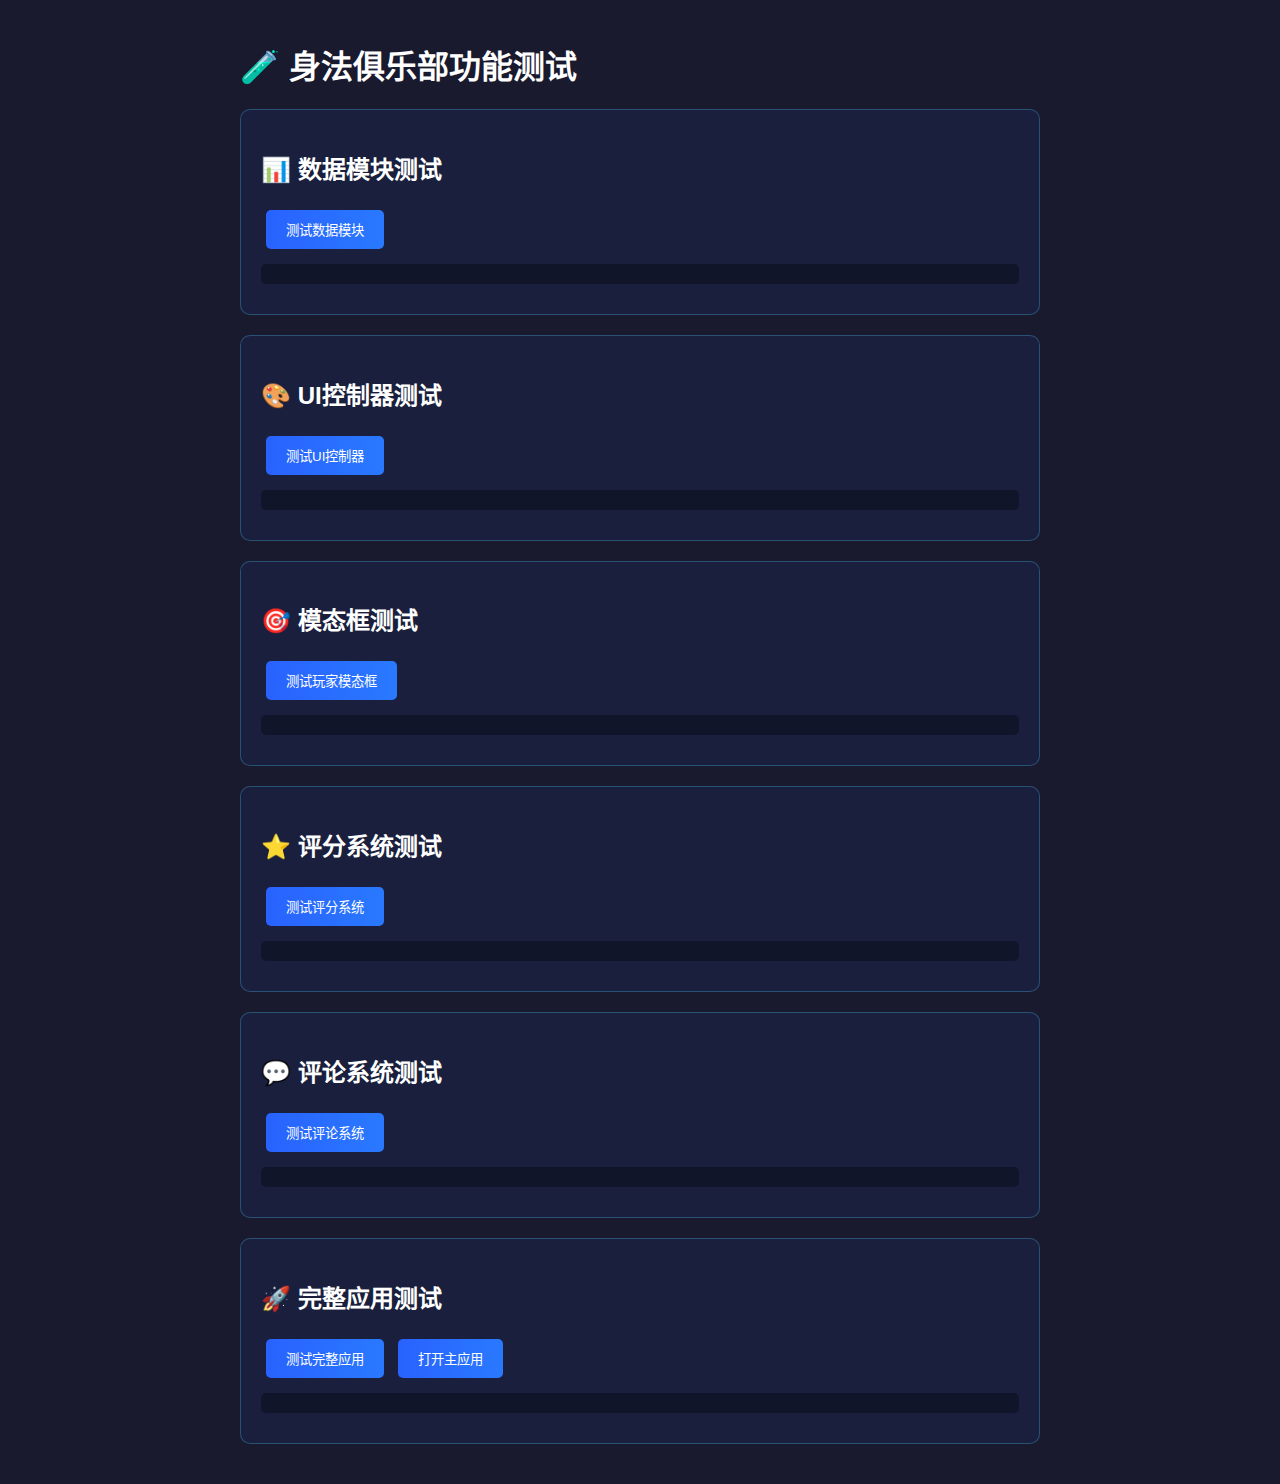
<file: test.html>
<!DOCTYPE html>
<html lang="zh-CN">
<head>
    <meta charset="UTF-8">
    <meta name="viewport" content="width=device-width, initial-scale=1.0">
    <title>功能测试 - 身法俱乐部</title>
    <style>
        body {
            font-family: Arial, sans-serif;
            max-width: 800px;
            margin: 0 auto;
            padding: 20px;
            background: #1a1a2e;
            color: white;
        }
        .test-section {
            background: rgba(25, 35, 70, 0.6);
            padding: 20px;
            margin: 20px 0;
            border-radius: 10px;
            border: 1px solid rgba(79, 195, 247, 0.3);
        }
        .test-button {
            background: linear-gradient(90deg, #2962ff, #2979ff);
            color: white;
            border: none;
            padding: 10px 20px;
            border-radius: 5px;
            cursor: pointer;
            margin: 5px;
        }
        .test-button:hover {
            transform: translateY(-2px);
        }
        .test-result {
            background: rgba(0, 0, 0, 0.3);
            padding: 10px;
            border-radius: 5px;
            margin: 10px 0;
            font-family: monospace;
        }
        .success { color: #4caf50; }
        .error { color: #f44336; }
        .warning { color: #ff9800; }
    </style>
</head>
<body>
    <h1>🧪 身法俱乐部功能测试</h1>
    
    <div class="test-section">
        <h2>📊 数据模块测试</h2>
        <button class="test-button" onclick="testDataModule()">测试数据模块</button>
        <div id="dataResult" class="test-result"></div>
    </div>

    <div class="test-section">
        <h2>🎨 UI控制器测试</h2>
        <button class="test-button" onclick="testUIController()">测试UI控制器</button>
        <div id="uiResult" class="test-result"></div>
    </div>

    <div class="test-section">
        <h2>🎯 模态框测试</h2>
        <button class="test-button" onclick="testPlayerModal()">测试玩家模态框</button>
        <div id="modalResult" class="test-result"></div>
    </div>

    <div class="test-section">
        <h2>⭐ 评分系统测试</h2>
        <button class="test-button" onclick="testRatingSystem()">测试评分系统</button>
        <div id="ratingResult" class="test-result"></div>
    </div>

    <div class="test-section">
        <h2>💬 评论系统测试</h2>
        <button class="test-button" onclick="testCommentSystem()">测试评论系统</button>
        <div id="commentResult" class="test-result"></div>
    </div>

    <div class="test-section">
        <h2>🚀 完整应用测试</h2>
        <button class="test-button" onclick="testFullApp()">测试完整应用</button>
        <button class="test-button" onclick="openMainApp()">打开主应用</button>
        <div id="appResult" class="test-result"></div>
    </div>

    <script src="js/data.js"></script>
    <script src="js/ui.js"></script>
    <script src="js/player-modal.js"></script>
    <script src="js/rating-system.js"></script>
    <script src="js/comment-system.js"></script>
    <script src="js/main.js"></script>

    <script>
        function log(elementId, message, type = 'info') {
            const element = document.getElementById(elementId);
            const className = type === 'success' ? 'success' : type === 'error' ? 'error' : type === 'warning' ? 'warning' : '';
            element.innerHTML += `<div class="${className}">[${new Date().toLocaleTimeString()}] ${message}</div>`;
        }

        function clearLog(elementId) {
            document.getElementById(elementId).innerHTML = '';
        }

        function testDataModule() {
            clearLog('dataResult');
            log('dataResult', '开始测试数据模块...');
            
            try {
                // 测试playersData
                if (typeof playersData !== 'undefined') {
                    log('dataResult', '✅ playersData 已加载', 'success');
                    log('dataResult', `- 变异solo玩家: ${playersData.variation.length}人`);
                    log('dataResult', `- 躲猫猫solo玩家: ${playersData.hideSeek.length}人`);
                    log('dataResult', `- 极限跳跃玩家: ${playersData.extreme.length}人`);
                    log('dataResult', `- 跳点玩家: ${playersData.jumpPoints.length}人`);
                    log('dataResult', `- 荣誉提名: ${playersData.honorary.length}人`);
                } else {
                    log('dataResult', '❌ playersData 未定义', 'error');
                }

                // 测试playerDetails
                if (typeof playerDetails !== 'undefined') {
                    log('dataResult', '✅ playerDetails 已加载', 'success');
                    log('dataResult', `- 详细信息人数: ${Object.keys(playerDetails).length}人`);
                } else {
                    log('dataResult', '❌ playerDetails 未定义', 'error');
                }

                log('dataResult', '✅ 数据模块测试完成', 'success');
            } catch (error) {
                log('dataResult', `❌ 数据模块测试失败: ${error.message}`, 'error');
            }
        }

        function testUIController() {
            clearLog('uiResult');
            log('uiResult', '开始测试UI控制器...');
            
            try {
                if (typeof UIController !== 'undefined') {
                    const ui = new UIController();
                    log('uiResult', '✅ UIController 类已定义', 'success');
                    log('uiResult', '✅ UIController 实例创建成功', 'success');
                } else {
                    log('uiResult', '❌ UIController 类未定义', 'error');
                }
                
                log('uiResult', '✅ UI控制器测试完成', 'success');
            } catch (error) {
                log('uiResult', `❌ UI控制器测试失败: ${error.message}`, 'error');
            }
        }

        function testPlayerModal() {
            clearLog('modalResult');
            log('modalResult', '开始测试玩家模态框...');
            
            try {
                if (typeof PlayerModal !== 'undefined') {
                    log('modalResult', '✅ PlayerModal 类已定义', 'success');
                    // 不创建实例，因为需要DOM元素
                    log('modalResult', '⚠️  需要完整DOM环境进行实例测试', 'warning');
                } else {
                    log('modalResult', '❌ PlayerModal 类未定义', 'error');
                }
                
                log('modalResult', '✅ 玩家模态框测试完成', 'success');
            } catch (error) {
                log('modalResult', `❌ 玩家模态框测试失败: ${error.message}`, 'error');
            }
        }

        function testRatingSystem() {
            clearLog('ratingResult');
            log('ratingResult', '开始测试评分系统...');
            
            try {
                if (typeof RatingSystem !== 'undefined') {
                    log('ratingResult', '✅ RatingSystem 类已定义', 'success');
                    log('ratingResult', '⚠️  需要完整DOM环境进行实例测试', 'warning');
                } else {
                    log('ratingResult', '❌ RatingSystem 类未定义', 'error');
                }
                
                log('ratingResult', '✅ 评分系统测试完成', 'success');
            } catch (error) {
                log('ratingResult', `❌ 评分系统测试失败: ${error.message}`, 'error');
            }
        }

        function testCommentSystem() {
            clearLog('commentResult');
            log('commentResult', '开始测试评论系统...');
            
            try {
                if (typeof CommentSystem !== 'undefined') {
                    log('commentResult', '✅ CommentSystem 类已定义', 'success');
                    log('commentResult', '⚠️  需要完整DOM环境进行实例测试', 'warning');
                } else {
                    log('commentResult', '❌ CommentSystem 类未定义', 'error');
                }
                
                log('commentResult', '✅ 评论系统测试完成', 'success');
            } catch (error) {
                log('commentResult', `❌ 评论系统测试失败: ${error.message}`, 'error');
            }
        }

        function testFullApp() {
            clearLog('appResult');
            log('appResult', '开始测试完整应用...');
            
            try {
                if (typeof JumpClubApp !== 'undefined') {
                    log('appResult', '✅ JumpClubApp 类已定义', 'success');
                } else {
                    log('appResult', '❌ JumpClubApp 类未定义', 'error');
                }

                if (typeof jumpClubApp !== 'undefined') {
                    log('appResult', '✅ jumpClubApp 实例已创建', 'success');
                    
                    const status = jumpClubApp.getAppStatus();
                    log('appResult', `应用初始化状态: ${status.initialized ? '✅' : '❌'}`);
                    log('appResult', `模块状态:`);
                    Object.entries(status.modules).forEach(([name, loaded]) => {
                        log('appResult', `  - ${name}: ${loaded ? '✅' : '❌'}`);
                    });
                } else {
                    log('appResult', '❌ jumpClubApp 实例未创建', 'error');
                }
                
                log('appResult', '✅ 完整应用测试完成', 'success');
            } catch (error) {
                log('appResult', `❌ 完整应用测试失败: ${error.message}`, 'error');
            }
        }

        function openMainApp() {
            window.open('index.html', '_blank');
        }

        // 页面加载完成后自动运行所有测试
        window.addEventListener('load', () => {
            setTimeout(() => {
                testDataModule();
                testUIController();
                testPlayerModal();
                testRatingSystem();
                testCommentSystem();
                testFullApp();
            }, 1000);
        });
    </script>
</body>
</html>
</file>
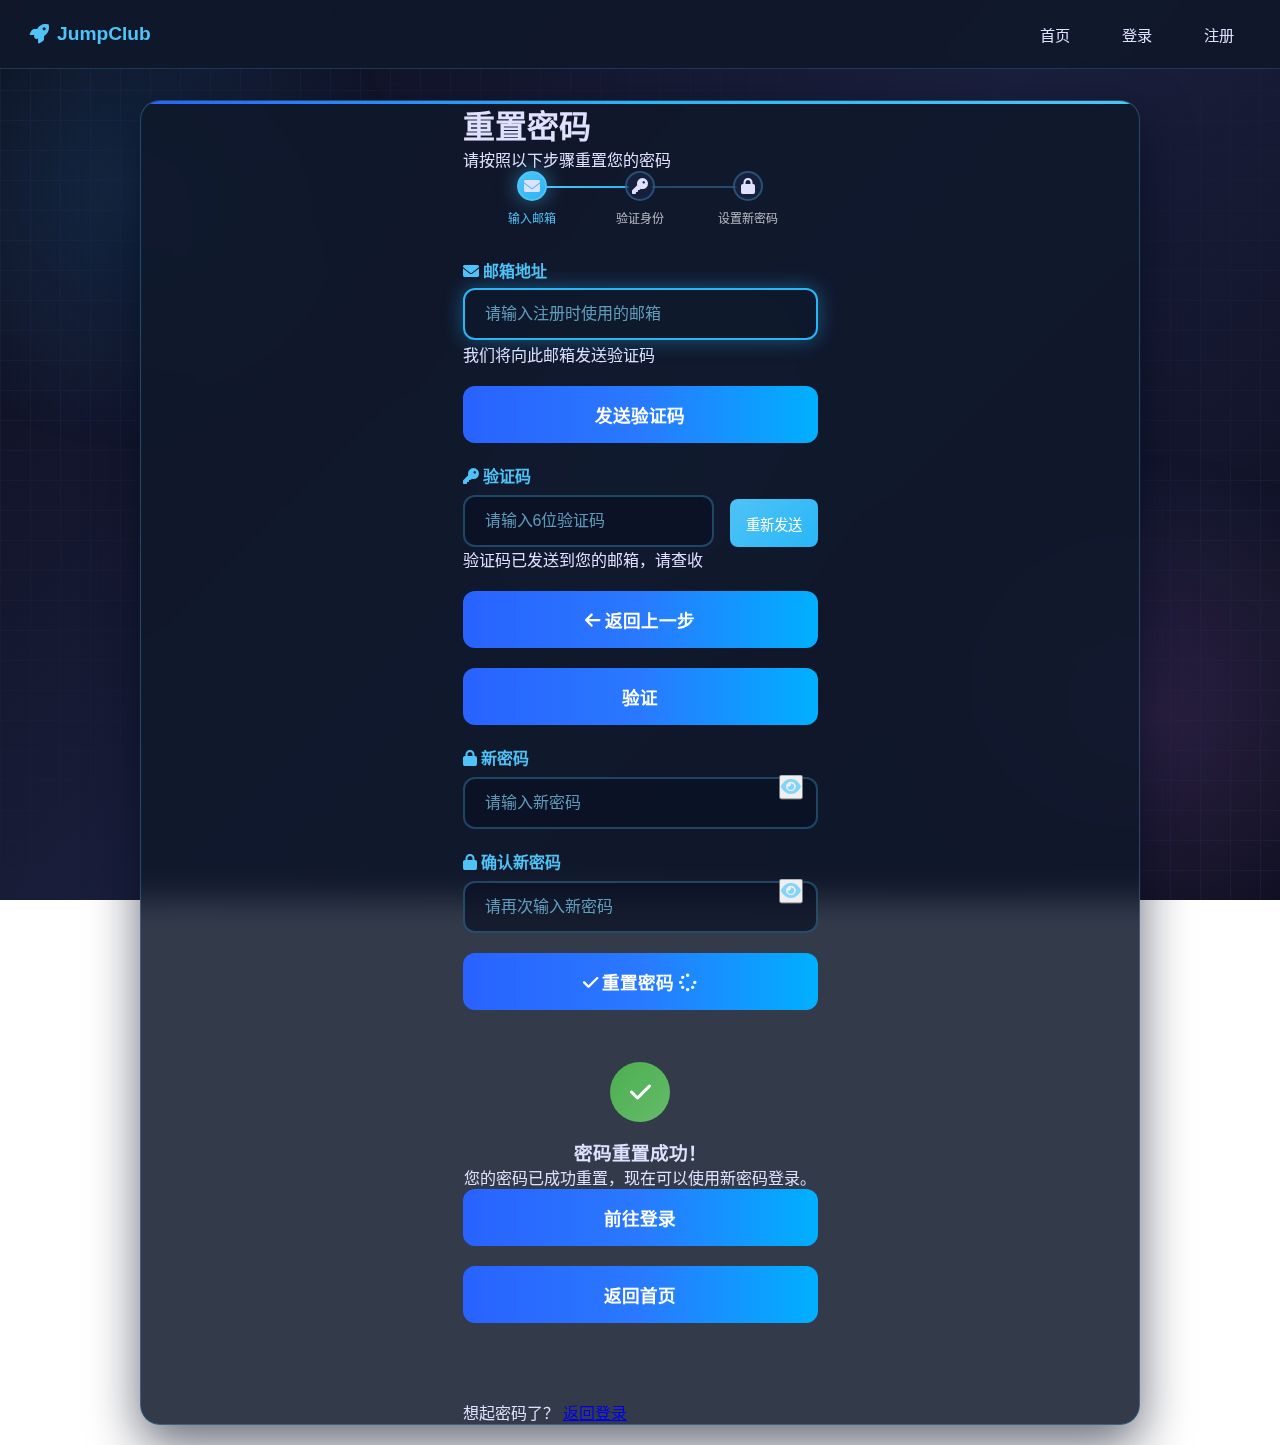
<file: auth/forgot-password.html>
<!DOCTYPE html>
<html lang="zh-CN">
<head>
    <meta charset="UTF-8">
    <meta name="viewport" content="width=device-width, initial-scale=1.0">
    <title>忘记密码 - JumpClub</title>
    <link rel="stylesheet" href="../styles/main.css">
    <link rel="stylesheet" href="../styles/components.css">
    <link rel="stylesheet" href="css/auth.css">
    <link rel="stylesheet" href="https://cdnjs.cloudflare.com/ajax/libs/font-awesome/6.0.0/css/all.min.css">
    <style>
        .forgot-password-container {
            max-width: 450px;
            margin: 0 auto;
        }
        
        .reset-steps {
            display: flex;
            justify-content: space-between;
            margin-bottom: 2rem;
            padding: 0 1rem;
        }
        
        .reset-step {
            display: flex;
            flex-direction: column;
            align-items: center;
            position: relative;
            flex: 1;
        }
        
        .reset-step:not(:last-child)::after {
            content: '';
            position: absolute;
            top: 15px;
            left: 60%;
            width: 80%;
            height: 2px;
            background: rgba(79, 195, 247, 0.3);
            z-index: 1;
        }
        
        .reset-step.active::after {
            background: linear-gradient(90deg, #4fc3f7, #29b6f6);
        }
        
        .step-circle {
            width: 30px;
            height: 30px;
            border-radius: 50%;
            background: rgba(25, 35, 70, 0.7);
            border: 2px solid rgba(79, 195, 247, 0.3);
            display: flex;
            align-items: center;
            justify-content: center;
            margin-bottom: 0.5rem;
            position: relative;
            z-index: 2;
            transition: all 0.3s ease;
        }
        
        .reset-step.active .step-circle {
            background: linear-gradient(135deg, #4fc3f7, #29b6f6);
            border-color: #4fc3f7;
            box-shadow: 0 0 20px rgba(79, 195, 247, 0.5);
        }
        
        .reset-step.completed .step-circle {
            background: linear-gradient(135deg, #4caf50, #66bb6a);
            border-color: #4caf50;
        }
        
        .step-label {
            font-size: 0.75rem;
            color: rgba(255, 255, 255, 0.7);
            text-align: center;
        }
        
        .reset-step.active .step-label {
            color: #4fc3f7;
            font-weight: 500;
        }
        
        .verification-code-container {
            display: flex;
            gap: 1rem;
            align-items: flex-end;
        }
        
        .verification-code-container .input-container {
            flex: 1;
        }
        
        .send-code-btn {
            padding: 0.75rem 1rem;
            background: linear-gradient(135deg, #4fc3f7, #29b6f6);
            border: none;
            border-radius: 8px;
            color: white;
            font-size: 0.9rem;
            cursor: pointer;
            white-space: nowrap;
            transition: all 0.3s ease;
            height: 48px;
        }
        
        .send-code-btn:hover {
            transform: translateY(-1px);
            box-shadow: 0 4px 15px rgba(79, 195, 247, 0.4);
        }
        
        .send-code-btn:disabled {
            background: rgba(255, 255, 255, 0.2);
            cursor: not-allowed;
            transform: none;
            box-shadow: none;
        }
        
        .countdown {
            color: rgba(255, 255, 255, 0.7);
        }
        
        .success-message {
            text-align: center;
            padding: 2rem 0;
        }
        
        .success-icon {
            width: 60px;
            height: 60px;
            border-radius: 50%;
            background: linear-gradient(135deg, #4caf50, #66bb6a);
            display: flex;
            align-items: center;
            justify-content: center;
            margin: 0 auto 1rem;
            font-size: 1.5rem;
            color: white;
        }
    </style>
</head>
<body>
    <!-- 背景装饰 -->
    <div class="auth-background">
        <div class="grid-pattern"></div>
        <div class="floating-particles"></div>
        <div class="glow-orbs">
            <div class="orb orb-1"></div>
            <div class="orb orb-2"></div>
            <div class="orb orb-3"></div>
        </div>
    </div>

    <!-- 导航栏 -->
    <nav class="auth-nav">
        <div class="nav-brand">
            <a href="../index.html">
                <i class="fas fa-rocket"></i>
                JumpClub
            </a>
        </div>
        <div class="nav-links">
            <a href="../index.html">首页</a>
            <a href="login.html">登录</a>
            <a href="register.html">注册</a>
        </div>
    </nav>

    <!-- 主要内容区域 -->
    <main class="auth-main">
        <div class="auth-container">
            <div class="auth-form-panel forgot-password-container">
                <div class="auth-form-container">
                    <div class="form-header">
                        <h1 class="form-title">重置密码</h1>
                        <p class="form-subtitle">请按照以下步骤重置您的密码</p>
                    </div>

                    <!-- 重置步骤指示器 -->
                    <div class="reset-steps">
                        <div class="reset-step active" data-step="1">
                            <div class="step-circle">
                                <i class="fas fa-envelope"></i>
                            </div>
                            <span class="step-label">输入邮箱</span>
                        </div>
                        <div class="reset-step" data-step="2">
                            <div class="step-circle">
                                <i class="fas fa-key"></i>
                            </div>
                            <span class="step-label">验证身份</span>
                        </div>
                        <div class="reset-step" data-step="3">
                            <div class="step-circle">
                                <i class="fas fa-lock"></i>
                            </div>
                            <span class="step-label">设置新密码</span>
                        </div>
                    </div>

                    <form id="resetPasswordForm" class="auth-form">
                        <!-- 步骤1: 输入邮箱 -->
                        <div class="reset-step-content active" data-step="1">
                            <div class="form-group">
                                <label for="email" class="form-label">
                                    <i class="fas fa-envelope"></i>
                                    邮箱地址
                                </label>
                                <div class="input-container">
                                    <input 
                                        type="email" 
                                        id="email" 
                                        name="email" 
                                        class="form-input" 
                                        placeholder="请输入注册时使用的邮箱"
                                        required
                                    >
                                    <div class="input-focus-line"></div>
                                </div>
                                <div class="form-feedback"></div>
                                <div class="form-hint">我们将向此邮箱发送验证码</div>
                            </div>

                            <button type="button" class="auth-button primary" id="sendCodeButton">
                                <span>发送验证码</span>
                            </button>
                        </div>

                        <!-- 步骤2: 验证码验证 -->
                        <div class="reset-step-content" data-step="2">
                            <div class="form-group">
                                <label for="verificationCode" class="form-label">
                                    <i class="fas fa-key"></i>
                                    验证码
                                </label>
                                <div class="verification-code-container">
                                    <div class="input-container">
                                        <input 
                                            type="text" 
                                            id="verificationCode" 
                                            name="verificationCode" 
                                            class="form-input" 
                                            placeholder="请输入6位验证码"
                                            maxlength="6"
                                            required
                                        >
                                        <div class="input-focus-line"></div>
                                    </div>
                                    <button type="button" class="send-code-btn" id="resendCodeButton">
                                        <span class="button-text">重新发送</span>
                                        <span class="countdown" style="display: none;">60s</span>
                                    </button>
                                </div>
                                <div class="form-feedback"></div>
                                <div class="form-hint">验证码已发送到您的邮箱，请查收</div>
                            </div>

                            <div class="step-buttons">
                                <button type="button" class="auth-button secondary" id="backToEmailButton">
                                    <i class="fas fa-arrow-left"></i>
                                    返回上一步
                                </button>
                                <button type="button" class="auth-button primary" id="verifyCodeButton">
                                    <span>验证</span>
                                </button>
                            </div>
                        </div>

                        <!-- 步骤3: 设置新密码 -->
                        <div class="reset-step-content" data-step="3">
                            <div class="form-group">
                                <label for="newPassword" class="form-label">
                                    <i class="fas fa-lock"></i>
                                    新密码
                                </label>
                                <div class="input-container password-container">
                                    <input 
                                        type="password" 
                                        id="newPassword" 
                                        name="newPassword" 
                                        class="form-input" 
                                        placeholder="请输入新密码"
                                        required
                                    >
                                    <button type="button" class="password-toggle" tabindex="-1">
                                        <i class="fas fa-eye"></i>
                                    </button>
                                    <div class="input-focus-line"></div>
                                </div>
                                <div class="form-feedback"></div>
                            </div>

                            <div class="form-group">
                                <label for="confirmNewPassword" class="form-label">
                                    <i class="fas fa-lock"></i>
                                    确认新密码
                                </label>
                                <div class="input-container password-container">
                                    <input 
                                        type="password" 
                                        id="confirmNewPassword" 
                                        name="confirmNewPassword" 
                                        class="form-input" 
                                        placeholder="请再次输入新密码"
                                        required
                                    >
                                    <button type="button" class="password-toggle" tabindex="-1">
                                        <i class="fas fa-eye"></i>
                                    </button>
                                    <div class="input-focus-line"></div>
                                </div>
                                <div class="form-feedback"></div>
                            </div>

                            <button type="submit" class="auth-button primary" id="resetPasswordButton">
                                <span class="button-text">
                                    <i class="fas fa-check"></i>
                                    重置密码
                                </span>
                                <span class="button-loader">
                                    <i class="fas fa-spinner fa-spin"></i>
                                </span>
                            </button>
                        </div>

                        <!-- 成功页面 -->
                        <div class="reset-step-content" data-step="4">
                            <div class="success-message">
                                <div class="success-icon">
                                    <i class="fas fa-check"></i>
                                </div>
                                <h3>密码重置成功！</h3>
                                <p>您的密码已成功重置，现在可以使用新密码登录。</p>
                                <div class="success-actions">
                                    <button type="button" class="auth-button primary" onclick="window.location.href='login.html'">
                                        前往登录
                                    </button>
                                    <button type="button" class="auth-button secondary" onclick="window.location.href='../index.html'">
                                        返回首页
                                    </button>
                                </div>
                            </div>
                        </div>
                    </form>

                    <!-- 返回登录链接 -->
                    <div class="auth-switch">
                        <span>想起密码了？</span>
                        <a href="login.html" class="switch-link">返回登录</a>
                    </div>
                </div>
            </div>
        </div>
    </main>

    <!-- 通知消息容器 -->
    <div id="notification-container" class="notification-container"></div>

    <!-- JavaScript -->
    <script src="js/validation.js"></script>
    <script src="js/auth.js"></script>
    <script>
        class ForgotPasswordController {
            constructor() {
                this.form = document.getElementById('resetPasswordForm');
                this.currentStep = 1;
                this.maxStep = 4;
                this.countdownTimer = null;
                this.countdownSeconds = 60;
                
                this.fields = {
                    email: document.getElementById('email'),
                    verificationCode: document.getElementById('verificationCode'),
                    newPassword: document.getElementById('newPassword'),
                    confirmNewPassword: document.getElementById('confirmNewPassword')
                };

                this.init();
            }

            init() {
                this.bindEvents();
                this.initPasswordToggles();
                this.fields.email.focus();
            }

            bindEvents() {
                // 发送验证码
                document.getElementById('sendCodeButton').addEventListener('click', () => {
                    this.sendVerificationCode();
                });

                // 重新发送验证码
                document.getElementById('resendCodeButton').addEventListener('click', () => {
                    this.resendVerificationCode();
                });

                // 返回上一步
                document.getElementById('backToEmailButton').addEventListener('click', () => {
                    this.goToStep(1);
                });

                // 验证验证码
                document.getElementById('verifyCodeButton').addEventListener('click', () => {
                    this.verifyCode();
                });

                // 表单提交
                this.form.addEventListener('submit', (e) => {
                    e.preventDefault();
                    this.resetPassword();
                });

                // 字段验证
                this.fields.email.addEventListener('blur', () => {
                    this.validateEmail();
                });

                this.fields.verificationCode.addEventListener('input', () => {
                    if (this.fields.verificationCode.value.length === 6) {
                        this.verifyCode();
                    }
                });

                this.fields.confirmNewPassword.addEventListener('input', () => {
                    this.validatePasswordMatch();
                });
            }

            initPasswordToggles() {
                const passwordContainers = document.querySelectorAll('.password-container');
                
                passwordContainers.forEach(container => {
                    const input = container.querySelector('input');
                    const toggleButton = container.querySelector('.password-toggle');
                    
                    if (toggleButton) {
                        toggleButton.addEventListener('click', () => {
                            const isPassword = input.type === 'password';
                            input.type = isPassword ? 'text' : 'password';
                            
                            const icon = toggleButton.querySelector('i');
                            icon.className = isPassword ? 'fas fa-eye-slash' : 'fas fa-eye';
                        });
                    }
                });
            }

            validateEmail() {
                const email = this.fields.email.value.trim();
                const emailRegex = /^[^\s@]+@[^\s@]+\.[^\s@]+$/;
                
                if (!email) {
                    this.showFieldError(this.fields.email, '请输入邮箱地址');
                    return false;
                } else if (!emailRegex.test(email)) {
                    this.showFieldError(this.fields.email, '请输入正确的邮箱格式');
                    return false;
                } else {
                    this.showFieldSuccess(this.fields.email);
                    return true;
                }
            }

            validatePasswordMatch() {
                const password = this.fields.newPassword.value;
                const confirmPassword = this.fields.confirmNewPassword.value;
                
                if (confirmPassword && password !== confirmPassword) {
                    this.showFieldError(this.fields.confirmNewPassword, '两次输入的密码不一致');
                    return false;
                } else if (confirmPassword) {
                    this.showFieldSuccess(this.fields.confirmNewPassword);
                    return true;
                }
                return true;
            }

            showFieldError(field, message) {
                const container = field.closest('.form-group');
                const feedback = container.querySelector('.form-feedback');
                
                container.classList.add('invalid');
                container.classList.remove('valid');
                feedback.textContent = message;
            }

            showFieldSuccess(field) {
                const container = field.closest('.form-group');
                const feedback = container.querySelector('.form-feedback');
                
                container.classList.add('valid');
                container.classList.remove('invalid');
                feedback.textContent = '';
            }

            async sendVerificationCode() {
                if (!this.validateEmail()) return;

                const button = document.getElementById('sendCodeButton');
                this.setButtonLoading(button, true);

                try {
                    // 模拟API调用
                    await new Promise(resolve => setTimeout(resolve, 1000));
                    
                    NotificationManager.success('验证码已发送到您的邮箱');
                    this.goToStep(2);
                    this.startCountdown();
                } catch (error) {
                    NotificationManager.error('发送验证码失败，请稍后重试');
                } finally {
                    this.setButtonLoading(button, false);
                }
            }

            async resendVerificationCode() {
                const button = document.getElementById('resendCodeButton');
                if (button.disabled) return;

                this.setButtonLoading(button, true);

                try {
                    // 模拟API调用
                    await new Promise(resolve => setTimeout(resolve, 1000));
                    
                    NotificationManager.success('验证码已重新发送');
                    this.startCountdown();
                } catch (error) {
                    NotificationManager.error('发送验证码失败，请稍后重试');
                } finally {
                    this.setButtonLoading(button, false);
                }
            }

            async verifyCode() {
                const code = this.fields.verificationCode.value.trim();
                
                if (!code || code.length !== 6) {
                    this.showFieldError(this.fields.verificationCode, '请输入6位验证码');
                    return;
                }

                const button = document.getElementById('verifyCodeButton');
                this.setButtonLoading(button, true);

                try {
                    // 模拟API调用
                    await new Promise(resolve => setTimeout(resolve, 1000));
                    
                    // 模拟验证成功
                    if (code === '123456') {
                        NotificationManager.success('验证成功');
                        this.goToStep(3);
                    } else {
                        this.showFieldError(this.fields.verificationCode, '验证码错误，请重新输入');
                    }
                } catch (error) {
                    NotificationManager.error('验证失败，请稍后重试');
                } finally {
                    this.setButtonLoading(button, false);
                }
            }

            async resetPassword() {
                const password = this.fields.newPassword.value;
                const confirmPassword = this.fields.confirmNewPassword.value;
                
                if (!password || password.length < 8) {
                    this.showFieldError(this.fields.newPassword, '密码长度至少8位');
                    return;
                }
                
                if (!this.validatePasswordMatch()) return;

                const button = document.getElementById('resetPasswordButton');
                this.setButtonLoading(button, true);

                try {
                    // 模拟API调用
                    await new Promise(resolve => setTimeout(resolve, 1500));
                    
                    NotificationManager.success('密码重置成功！');
                    this.goToStep(4);
                } catch (error) {
                    NotificationManager.error('密码重置失败，请稍后重试');
                } finally {
                    this.setButtonLoading(button, false);
                }
            }

            startCountdown() {
                const button = document.getElementById('resendCodeButton');
                const buttonText = button.querySelector('.button-text');
                const countdown = button.querySelector('.countdown');
                
                button.disabled = true;
                buttonText.style.display = 'none';
                countdown.style.display = 'inline';
                
                this.countdownSeconds = 60;
                this.countdownTimer = setInterval(() => {
                    this.countdownSeconds--;
                    countdown.textContent = `${this.countdownSeconds}s`;
                    
                    if (this.countdownSeconds <= 0) {
                        clearInterval(this.countdownTimer);
                        button.disabled = false;
                        buttonText.style.display = 'inline';
                        countdown.style.display = 'none';
                    }
                }, 1000);
            }

            goToStep(step) {
                if (step < 1 || step > this.maxStep) return;
                
                // 隐藏所有步骤内容
                document.querySelectorAll('.reset-step-content').forEach(content => {
                    content.classList.remove('active');
                });
                
                // 显示目标步骤内容
                const targetContent = document.querySelector(`[data-step="${step}"].reset-step-content`);
                if (targetContent) {
                    targetContent.classList.add('active');
                }
                
                // 更新步骤指示器
                this.updateStepIndicator(step);
                
                this.currentStep = step;
            }

            updateStepIndicator(step) {
                document.querySelectorAll('.reset-step').forEach((stepEl, index) => {
                    const stepNumber = index + 1;
                    
                    stepEl.classList.remove('active', 'completed');
                    
                    if (stepNumber < step) {
                        stepEl.classList.add('completed');
                    } else if (stepNumber === step) {
                        stepEl.classList.add('active');
                    }
                });
            }

            setButtonLoading(button, isLoading) {
                button.disabled = isLoading;
                
                const buttonText = button.querySelector('span:not(.button-loader)');
                const buttonLoader = button.querySelector('.button-loader');
                
                if (buttonLoader) {
                    if (isLoading) {
                        buttonText.style.opacity = '0';
                        buttonLoader.style.opacity = '1';
                        button.classList.add('loading');
                    } else {
                        buttonText.style.opacity = '1';
                        buttonLoader.style.opacity = '0';
                        button.classList.remove('loading');
                    }
                }
            }
        }

        // 初始化控制器
        document.addEventListener('DOMContentLoaded', () => {
            new ForgotPasswordController();
        });
    </script>
</body>
</html>
</file>
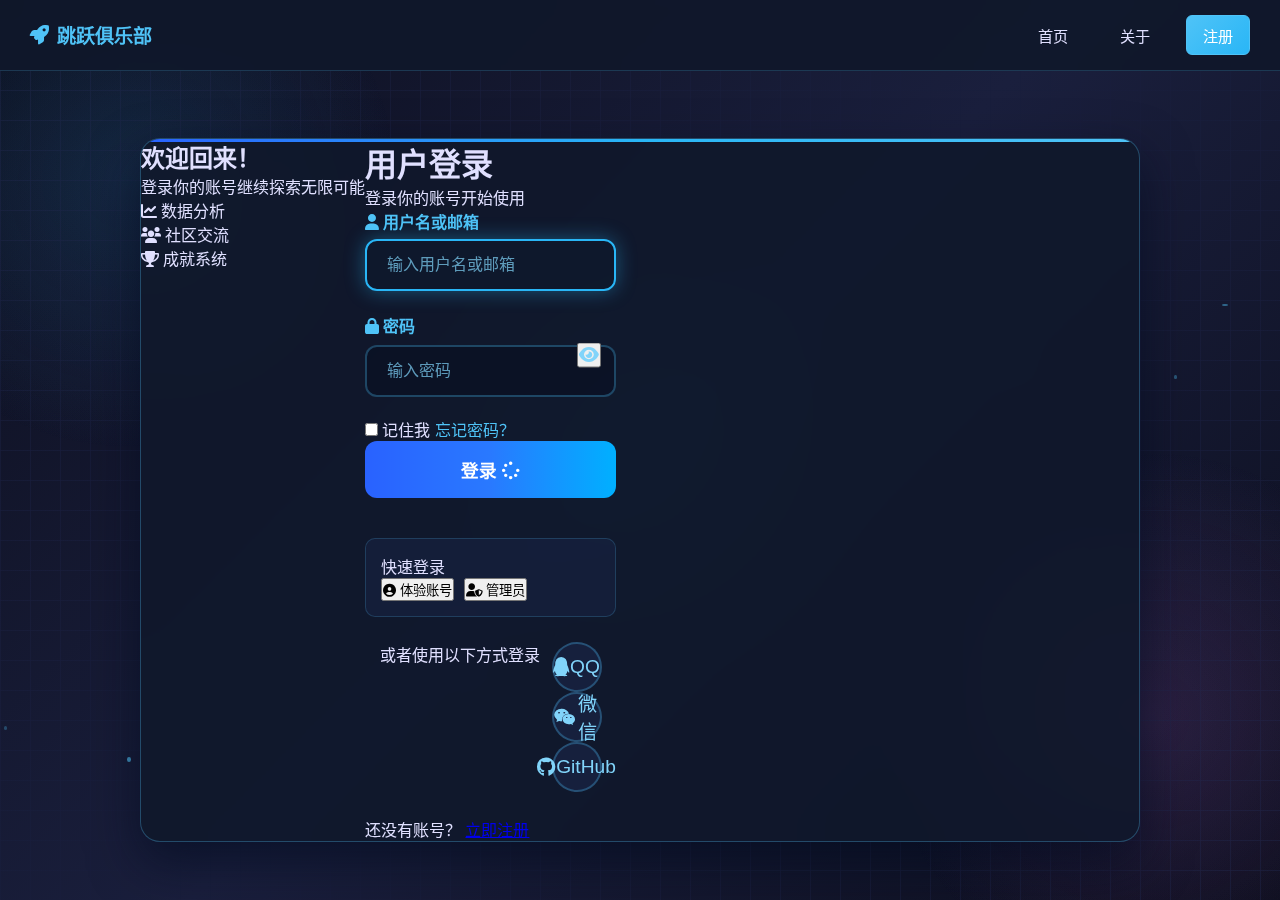
<file: auth/login.html>
<!DOCTYPE html>
<html lang="zh-CN">
<head>
    <meta charset="UTF-8">
    <meta name="viewport" content="width=device-width, initial-scale=1.0">
    <title>登录 - 跳跃俱乐部</title>
    <link rel="stylesheet" href="../styles/main.css">
    <link rel="stylesheet" href="../styles/components.css">
    <link rel="stylesheet" href="css/auth.css">
    <link rel="stylesheet" href="css/login.css">
    <link rel="stylesheet" href="https://cdnjs.cloudflare.com/ajax/libs/font-awesome/6.0.0/css/all.min.css">
</head>
<body>
    <!-- 背景装饰 -->
    <div class="auth-background">
        <div class="grid-pattern"></div>
        <div class="floating-particles"></div>
        <div class="glow-orbs">
            <div class="orb orb-1"></div>
            <div class="orb orb-2"></div>
            <div class="orb orb-3"></div>
        </div>
    </div>

    <!-- 导航栏 -->
    <nav class="auth-nav">
        <div class="nav-brand">
            <a href="../index.html">
                <i class="fas fa-rocket"></i>
                跳跃俱乐部
            </a>
        </div>
        <div class="nav-links">
            <a href="../index.html">首页</a>
            <a href="../about.html">关于</a>
            <a href="register.html" class="nav-register">注册</a>
        </div>
    </nav>

    <!-- 主要内容区域 -->
    <main class="auth-main">
        <div class="auth-container">
            <!-- 左侧信息面板 -->
            <div class="auth-info">
                <div class="info-content">
                    <h2 class="info-title">欢迎回来！</h2>
                    <p class="info-subtitle">登录你的账号继续探索无限可能</p>
                    <div class="info-features">
                        <div class="feature-item">
                            <i class="fas fa-chart-line"></i>
                            <span>数据分析</span>
                        </div>
                        <div class="feature-item">
                            <i class="fas fa-users"></i>
                            <span>社区交流</span>
                        </div>
                        <div class="feature-item">
                            <i class="fas fa-trophy"></i>
                            <span>成就系统</span>
                        </div>
                    </div>
                </div>
                <div class="info-illustration">
                    <div class="login-waves">
                        <div class="wave wave-1"></div>
                        <div class="wave wave-2"></div>
                        <div class="wave wave-3"></div>
                    </div>
                </div>
            </div>

            <!-- 右侧登录表单 -->
            <div class="auth-form-panel">
                <div class="auth-form-container">
                    <div class="form-header">
                        <h1 class="form-title">用户登录</h1>
                        <p class="form-subtitle">登录你的账号开始使用</p>
                    </div>

                    <form id="loginForm" class="auth-form">
                        <!-- 用户名/邮箱输入框 -->
                        <div class="form-group">
                            <label for="username" class="form-label">
                                <i class="fas fa-user"></i>
                                用户名或邮箱
                            </label>
                            <div class="input-container">
                                <input 
                                    type="text" 
                                    id="username" 
                                    name="username" 
                                    class="form-input" 
                                    placeholder="输入用户名或邮箱"
                                    autocomplete="username"
                                    required
                                >
                                <div class="input-focus-line"></div>
                            </div>
                            <div class="form-feedback"></div>
                        </div>

                        <!-- 密码输入框 -->
                        <div class="form-group">
                            <label for="password" class="form-label">
                                <i class="fas fa-lock"></i>
                                密码
                            </label>
                            <div class="input-container password-container">
                                <input 
                                    type="password" 
                                    id="password" 
                                    name="password" 
                                    class="form-input" 
                                    placeholder="输入密码"
                                    autocomplete="current-password"
                                    required
                                >
                                <button type="button" class="password-toggle" tabindex="-1">
                                    <i class="fas fa-eye"></i>
                                </button>
                                <div class="input-focus-line"></div>
                            </div>
                            <div class="form-feedback"></div>
                        </div>

                        <!-- 选项区域 -->
                        <div class="form-options">
                            <label class="checkbox-container">
                                <input type="checkbox" id="rememberMe" name="rememberMe">
                                <span class="checkbox-checkmark"></span>
                                <span class="checkbox-text">记住我</span>
                            </label>
                            <a href="forgot-password.html" class="forgot-password">忘记密码？</a>
                        </div>

                        <!-- 登录按钮 -->
                        <button type="submit" class="auth-button primary" id="loginButton">
                            <span class="button-text">登录</span>
                            <span class="button-loader">
                                <i class="fas fa-spinner fa-spin"></i>
                            </span>
                        </button>

                        <!-- 快速登录选项 -->
                        <div class="quick-login">
                            <div class="quick-login-header">
                                <span>快速登录</span>
                            </div>
                            <div class="demo-accounts">
                                <button type="button" class="demo-btn" data-username="demo_user" data-password="demo123">
                                    <i class="fas fa-user-circle"></i>
                                    体验账号
                                </button>
                                <button type="button" class="demo-btn" data-username="admin" data-password="admin123">
                                    <i class="fas fa-user-shield"></i>
                                    管理员
                                </button>
                            </div>
                        </div>
                    </form>

                    <!-- 第三方登录 -->
                    <div class="social-login">
                        <div class="divider">
                            <span>或者使用以下方式登录</span>
                        </div>
                        <div class="social-buttons">
                            <button class="social-btn qq" data-provider="qq">
                                <i class="fab fa-qq"></i>
                                QQ
                            </button>
                            <button class="social-btn wechat" data-provider="wechat">
                                <i class="fab fa-weixin"></i>
                                微信
                            </button>
                            <button class="social-btn github" data-provider="github">
                                <i class="fab fa-github"></i>
                                GitHub
                            </button>
                        </div>
                    </div>

                    <!-- 注册链接 -->
                    <div class="auth-switch">
                        <span>还没有账号？</span>
                        <a href="register.html" class="switch-link">立即注册</a>
                    </div>
                </div>
            </div>
        </div>
    </main>

    <!-- 通知消息容器 -->
    <div id="notification-container" class="notification-container"></div>

    <!-- JavaScript模块 -->
    <script src="js/validation.js"></script>
    <script src="js/auth.js"></script>
    <script src="js/login.js"></script>
</body>
</html>
</file>
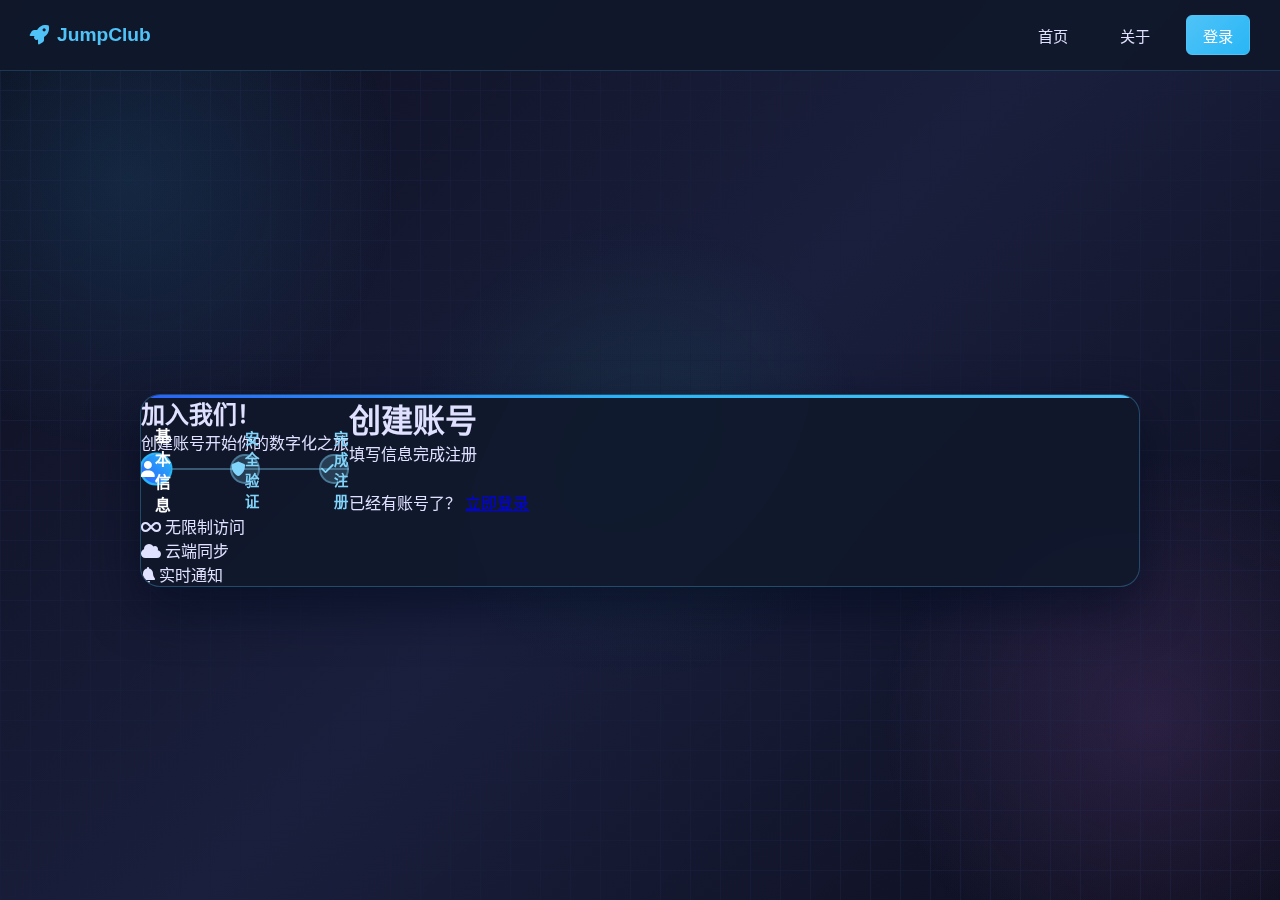
<file: auth/register.html>
<!DOCTYPE html>
<html lang="zh-CN">
<head>
    <meta charset="UTF-8">
    <meta name="viewport" content="width=device-width, initial-scale=1.0">
    <title>Register - JumpClub</title>
    <link rel="stylesheet" href="../styles/main.css">
    <link rel="stylesheet" href="../styles/components.css">
    <link rel="stylesheet" href="css/auth.css">
    <link rel="stylesheet" href="css/register.css">
    <link rel="stylesheet" href="https://cdnjs.cloudflare.com/ajax/libs/font-awesome/6.0.0/css/all.min.css">
</head>
<body>
    <!-- 背景装饰 -->
    <div class="auth-background">
        <div class="grid-pattern"></div>
        <div class="floating-particles"></div>
        <div class="glow-orbs">
            <div class="orb orb-1"></div>
            <div class="orb orb-2"></div>
            <div class="orb orb-3"></div>
        </div>
    </div>

    <!-- 导航栏 -->
    <nav class="auth-nav">
        <div class="nav-brand">
            <a href="../index.html">
                <i class="fas fa-rocket"></i>
                JumpClub
            </a>
        </div>
        <div class="nav-links">
            <a href="../index.html">首页</a>
            <a href="../about.html">关于</a>
            <a href="login.html" class="nav-login">登录</a>
        </div>
    </nav>

    <!-- 主要内容区域 -->
    <main class="auth-main">
        <div class="auth-container">
            <!-- 左侧信息面板 -->
            <div class="auth-info">
                <div class="info-content">
                    <h2 class="info-title">加入我们！</h2>
                    <p class="info-subtitle">创建账号开始你的数字化之旅</p>
                    
                    <!-- 注册进度指示器 -->
                    <div class="register-progress">
                        <div class="progress-step active" data-step="1">
                            <div class="step-circle">
                                <i class="fas fa-user"></i>
                            </div>
                            <span class="step-label">基本信息</span>
                        </div>
                        <div class="progress-line"></div>
                        <div class="progress-step" data-step="2">
                            <div class="step-circle">
                                <i class="fas fa-shield-alt"></i>
                            </div>
                            <span class="step-label">安全验证</span>
                        </div>
                        <div class="progress-line"></div>
                        <div class="progress-step" data-step="3">
                            <div class="step-circle">
                                <i class="fas fa-check"></i>
                            </div>
                            <span class="step-label">完成注册</span>
                        </div>
                    </div>

                    <div class="info-benefits">
                        <div class="benefit-item">
                            <i class="fas fa-infinity"></i>
                            <span>无限制访问</span>
                        </div>
                        <div class="benefit-item">
                            <i class="fas fa-cloud"></i>
                            <span>云端同步</span>
                        </div>
                        <div class="benefit-item">
                            <i class="fas fa-bell"></i>
                            <span>实时通知</span>
                        </div>
                    </div>
                </div>
            </div>

            <!-- 右侧注册表单 -->
            <div class="auth-form-panel">
                <div class="auth-form-container">
                    <div class="form-header">
                        <h1 class="form-title">创建账号</h1>
                        <p class="form-subtitle">填写信息完成注册</p>
                    </div>

                    <form id="registerForm" class="auth-form multi-step">
                        <!-- 步骤1: 基本信息 -->
                        <div class="form-step active" data-step="1">
                            <!-- 用户名输入框 -->
                            <div class="form-group">
                                <label for="username" class="form-label">
                                    <i class="fas fa-user"></i>
                                    用户名
                                    <span class="required">*</span>
                                </label>
                                <div class="input-container">
                                    <input 
                                        type="text" 
                                        id="username" 
                                        name="username" 
                                        class="form-input" 
                                        placeholder="请输入用户名"
                                        autocomplete="username"
                                        required
                                    >
                                    <div class="input-focus-line"></div>
                                    <div class="input-status">
                                        <i class="fas fa-check success-icon"></i>
                                        <i class="fas fa-times error-icon"></i>
                                        <i class="fas fa-spinner fa-spin loading-icon"></i>
                                    </div>
                                </div>
                                <div class="form-feedback"></div>
                                <div class="form-hint">用户名长度3-20个字符，只能包含字母、数字和下划线</div>
                            </div>

                            <!-- 邮箱输入框 -->
                            <div class="form-group">
                                <label for="email" class="form-label">
                                    <i class="fas fa-envelope"></i>
                                    邮箱地址
                                    <span class="required">*</span>
                                </label>
                                <div class="input-container">
                                    <input 
                                        type="email" 
                                        id="email" 
                                        name="email" 
                                        class="form-input" 
                                        placeholder="请输入邮箱地址"
                                        autocomplete="email"
                                        required
                                    >
                                    <div class="input-focus-line"></div>
                                    <div class="input-status">
                                        <i class="fas fa-check success-icon"></i>
                                        <i class="fas fa-times error-icon"></i>
                                    </div>
                                </div>
                                <div class="form-feedback"></div>
                            </div>

                            <!-- 手机号输入框 -->
                            <div class="form-group">
                                <label for="phone" class="form-label">
                                    <i class="fas fa-phone"></i>
                                    手机号码
                                    <span class="optional">(可选)</span>
                                </label>
                                <div class="input-container">
                                    <input 
                                        type="tel" 
                                        id="phone" 
                                        name="phone" 
                                        class="form-input" 
                                        placeholder="请输入手机号码"
                                        autocomplete="tel"
                                    >
                                    <div class="input-focus-line"></div>
                                    <div class="input-status">
                                        <i class="fas fa-check success-icon"></i>
                                        <i class="fas fa-times error-icon"></i>
                                    </div>
                                </div>
                                <div class="form-feedback"></div>
                            </div>

                            <button type="button" class="step-button next-step" data-next="2">
                                <span>下一步</span>
                                <i class="fas fa-arrow-right"></i>
                            </button>
                        </div>

                        <!-- 步骤2: 密码设置 -->
                        <div class="form-step" data-step="2">
                            <!-- 密码输入框 -->
                            <div class="form-group">
                                <label for="password" class="form-label">
                                    <i class="fas fa-lock"></i>
                                    密码
                                    <span class="required">*</span>
                                </label>
                                <div class="input-container password-container">
                                    <input 
                                        type="password" 
                                        id="password" 
                                        name="password" 
                                        class="form-input" 
                                        placeholder="请输入密码"
                                        autocomplete="new-password"
                                        required
                                    >
                                    <button type="button" class="password-toggle" tabindex="-1">
                                        <i class="fas fa-eye"></i>
                                    </button>
                                    <div class="input-focus-line"></div>
                                </div>
                                <div class="form-feedback"></div>
                                
                                <!-- 密码强度指示器 -->
                                <div class="password-strength">
                                    <div class="strength-bar">
                                        <div class="strength-fill"></div>
                                    </div>
                                    <div class="strength-text">密码强度：<span class="strength-level">无</span></div>
                                    <div class="strength-requirements">
                                        <div class="requirement" data-rule="length">
                                            <i class="fas fa-times"></i>
                                            <span>至少8个字符</span>
                                        </div>
                                        <div class="requirement" data-rule="lowercase">
                                            <i class="fas fa-times"></i>
                                            <span>包含小写字母</span>
                                        </div>
                                        <div class="requirement" data-rule="uppercase">
                                            <i class="fas fa-times"></i>
                                            <span>包含大写字母</span>
                                        </div>
                                        <div class="requirement" data-rule="number">
                                            <i class="fas fa-times"></i>
                                            <span>包含数字</span>
                                        </div>
                                    </div>
                                </div>
                            </div>

                            <!-- 确认密码输入框 -->
                            <div class="form-group">
                                <label for="confirmPassword" class="form-label">
                                    <i class="fas fa-lock"></i>
                                    确认密码
                                    <span class="required">*</span>
                                </label>
                                <div class="input-container password-container">
                                    <input 
                                        type="password" 
                                        id="confirmPassword" 
                                        name="confirmPassword" 
                                        class="form-input" 
                                        placeholder="请再次输入密码"
                                        autocomplete="new-password"
                                        required
                                    >
                                    <button type="button" class="password-toggle" tabindex="-1">
                                        <i class="fas fa-eye"></i>
                                    </button>
                                    <div class="input-focus-line"></div>
                                    <div class="input-status">
                                        <i class="fas fa-check success-icon"></i>
                                        <i class="fas fa-times error-icon"></i>
                                    </div>
                                </div>
                                <div class="form-feedback"></div>
                            </div>

                            <!-- 验证码 -->
                            <div class="form-group">
                                <label for="captcha" class="form-label">
                                    <i class="fas fa-shield-alt"></i>
                                    验证码
                                    <span class="required">*</span>
                                </label>
                                <div class="captcha-container">
                                    <div class="input-container captcha-input">
                                        <input 
                                            type="text" 
                                            id="captcha" 
                                            name="captcha" 
                                            class="form-input" 
                                            placeholder="请输入验证码"
                                            autocomplete="off"
                                            required
                                        >
                                        <div class="input-focus-line"></div>
                                    </div>
                                    <div class="captcha-image">
                                        <canvas id="captchaCanvas" width="120" height="40"></canvas>
                                        <button type="button" class="captcha-refresh">
                                            <i class="fas fa-sync-alt"></i>
                                        </button>
                                    </div>
                                </div>
                                <div class="form-feedback"></div>
                            </div>

                            <div class="step-buttons">
                                <button type="button" class="step-button prev-step" data-prev="1">
                                    <i class="fas fa-arrow-left"></i>
                                    <span>上一步</span>
                                </button>
                                <button type="button" class="step-button next-step" data-next="3">
                                    <span>下一步</span>
                                    <i class="fas fa-arrow-right"></i>
                                </button>
                            </div>
                        </div>

                        <!-- 步骤3: 协议确认 -->
                        <div class="form-step" data-step="3">
                            <div class="agreement-section">
                                <h3 class="agreement-title">服务协议与隐私政策</h3>
                                <div class="agreement-content">
                                    <div class="agreement-item">
                                        <i class="fas fa-file-contract"></i>
                                        <div>
                                            <h4>用户服务协议</h4>
                                            <p>包含使用条款、责任声明等重要条款</p>
                                        </div>
                                    </div>
                                    <div class="agreement-item">
                                        <i class="fas fa-user-shield"></i>
                                        <div>
                                            <h4>隐私保护政策</h4>
                                            <p>说明我们如何收集、使用和保护您的个人信息</p>
                                        </div>
                                    </div>
                                </div>

                                <div class="agreement-checkbox">
                                    <label class="checkbox-container">
                                        <input type="checkbox" id="agreeTerms" name="agreeTerms" required>
                                        <span class="checkbox-checkmark"></span>
                                        <span class="checkbox-text">
                                            我已阅读并同意
                                            <a href="#" class="agreement-link">《用户服务协议》</a>
                                            和
                                            <a href="#" class="agreement-link">《隐私保护政策》</a>
                                        </span>
                                    </label>
                                </div>
                            </div>

                            <div class="step-buttons">
                                <button type="button" class="step-button prev-step" data-prev="2">
                                    <i class="fas fa-arrow-left"></i>
                                    <span>上一步</span>
                                </button>
                                <button type="submit" class="auth-button primary" id="registerButton">
                                    <span class="button-text">
                                        <i class="fas fa-user-plus"></i>
                                        创建账号
                                    </span>
                                    <span class="button-loader">
                                        <i class="fas fa-spinner fa-spin"></i>
                                    </span>
                                </button>
                            </div>
                        </div>
                    </form>

                    <!-- 登录链接 -->
                    <div class="auth-switch">
                        <span>已经有账号了？</span>
                        <a href="login.html" class="switch-link">立即登录</a>
                    </div>
                </div>
            </div>
        </div>
    </main>

    <!-- 注册成功模态框 -->
    <div id="successModal" class="modal">
        <div class="modal-content success-modal">
            <div class="success-animation">
                <div class="checkmark-circle">
                    <div class="checkmark"></div>
                </div>
            </div>
            <h2 class="success-title">注册成功！</h2>
            <p class="success-message">欢迎加入JumpClub，您的账号已创建成功。</p>
            <div class="success-actions">
                <button class="auth-button primary" onclick="window.location.href='login.html'">
                    前往登录
                </button>
                <button class="auth-button secondary" onclick="window.location.href='../index.html'">
                    返回首页
                </button>
            </div>
        </div>
    </div>

    <!-- 通知消息容器 -->
    <div id="notification-container" class="notification-container"></div>

    <!-- JavaScript模块 -->
    <script src="js/validation.js"></script>
    <script src="js/auth.js"></script>
    <script src="js/register.js"></script>
</body>
</html>
</file>
<file: styles/main.css>
/* 基础样式和布局 */
* {
    margin: 0;
    padding: 0;
    box-sizing: border-box;
    font-family: 'Microsoft YaHei', sans-serif;
}

body {
    background: linear-gradient(135deg, #0c0e1d 0%, #1a1f3d 50%, #0c0e1d 100%);
    color: #e0e0ff;
    min-height: 100vh;
    background-attachment: fixed;
    overflow-x: hidden;
    position: relative;
}

body::before {
    content: "";
    position: fixed;
    top: 0;
    left: 0;
    width: 100%;
    height: 100%;
    background: 
        radial-gradient(circle at 10% 20%, rgba(41, 128, 185, 0.1) 0%, transparent 20%),
        radial-gradient(circle at 90% 80%, rgba(155, 89, 182, 0.1) 0%, transparent 20%),
        radial-gradient(circle at 50% 50%, rgba(26, 188, 156, 0.05) 0%, transparent 30%);
    z-index: -1;
    pointer-events: none;
}

.grid-pattern {
    position: fixed;
    top: 0;
    left: 0;
    width: 100%;
    height: 100%;
    background-image: 
        linear-gradient(rgba(25, 30, 60, 0.7) 1px, transparent 1px),
        linear-gradient(90deg, rgba(25, 30, 60, 0.7) 1px, transparent 1px);
    background-size: 30px 30px;
    z-index: -1;
    pointer-events: none;
}

/* 头部样式 */
.header {
    text-align: center;
    padding: 30px 20px;
    position: relative;
}

/* 用户导航栏样式 */
.user-nav {
    display: flex;
    justify-content: space-between;
    align-items: center;
    padding: 15px 30px;
    background: rgba(15, 23, 42, 0.85);
    backdrop-filter: blur(10px);
    border-radius: 12px;
    margin: 20px auto;
    max-width: 1200px;
    border: 1px solid rgba(79, 195, 247, 0.2);
    box-shadow: 0 4px 15px rgba(0, 10, 30, 0.3);
}

.user-nav-left {
    display: flex;
    align-items: center;
}

.site-brand {
    display: flex;
    align-items: center;
    gap: 8px;
    font-size: 1.2rem;
    font-weight: 600;
    color: #4fc3f7;
    text-decoration: none;
}

.site-brand i {
    font-size: 1.4rem;
}

.user-nav-right {
    display: flex;
    align-items: center;
    gap: 10px;
}

.auth-buttons {
    display: flex;
    gap: 10px;
}

.nav-btn {
    display: flex;
    align-items: center;
    gap: 6px;
    padding: 8px 16px;
    border-radius: 6px;
    text-decoration: none;
    font-size: 0.9rem;
    font-weight: 500;
    transition: all 0.3s ease;
    border: 1px solid transparent;
}

.login-btn {
    color: #4fc3f7;
    border-color: rgba(79, 195, 247, 0.3);
    background: rgba(79, 195, 247, 0.1);
}

.login-btn:hover {
    background: rgba(79, 195, 247, 0.2);
    border-color: #4fc3f7;
    transform: translateY(-1px);
}

.register-btn {
    color: white;
    background: linear-gradient(135deg, #4fc3f7, #29b6f6);
    border-color: #4fc3f7;
}

.register-btn:hover {
    background: linear-gradient(135deg, #29b6f6, #2196f3);
    transform: translateY(-1px);
    box-shadow: 0 4px 15px rgba(79, 195, 247, 0.4);
}

.user-menu {
    display: flex;
    align-items: center;
    gap: 10px;
    position: relative;
    cursor: pointer;
    padding: 8px 12px;
    border-radius: 8px;
    background: rgba(25, 35, 70, 0.7);
    border: 1px solid rgba(79, 195, 247, 0.3);
    transition: all 0.3s ease;
}

.user-menu:hover {
    background: rgba(79, 195, 247, 0.1);
    border-color: #4fc3f7;
}

.user-avatar i {
    font-size: 1.8rem;
    color: #4fc3f7;
}

.user-info {
    display: flex;
    flex-direction: column;
    align-items: flex-start;
}

.username {
    font-size: 0.9rem;
    font-weight: 500;
    color: #e0e0ff;
}

.user-dropdown {
    position: absolute;
    top: 100%;
    right: 0;
    background: rgba(15, 23, 42, 0.95);
    backdrop-filter: blur(10px);
    border: 1px solid rgba(79, 195, 247, 0.3);
    border-radius: 8px;
    padding: 8px 0;
    min-width: 160px;
    box-shadow: 0 8px 25px rgba(0, 0, 0, 0.3);
    opacity: 0;
    visibility: hidden;
    transform: translateY(-10px);
    transition: all 0.3s ease;
    z-index: 1000;
}

.user-menu:hover .user-dropdown {
    opacity: 1;
    visibility: visible;
    transform: translateY(0);
}

.dropdown-item {
    display: flex;
    align-items: center;
    gap: 8px;
    padding: 10px 16px;
    color: #e0e0ff;
    text-decoration: none;
    font-size: 0.9rem;
    transition: all 0.3s ease;
}

.dropdown-item:hover {
    background: rgba(79, 195, 247, 0.1);
    color: #4fc3f7;
}

.dropdown-item i {
    width: 16px;
    text-align: center;
}

/* 响应式设计 */
@media (max-width: 768px) {
    .user-nav {
        flex-direction: column;
        gap: 15px;
        align-items: center;
    }
    
    .site-brand {
        font-size: 1.1rem;
    }
    
    .auth-buttons {
        gap: 8px;
    }
    
    .nav-btn {
        padding: 6px 12px;
        font-size: 0.85rem;
    }
    
    .user-dropdown {
        right: auto;
        left: 50%;
        transform: translateX(-50%) translateY(-10px);
    }
    
    .user-menu:hover .user-dropdown {
        transform: translateX(-50%) translateY(0);
    }
}

.header h1 {
    font-size: 3.5rem;
    color: #4fc3f7;
    text-shadow: 0 0 15px rgba(79, 195, 247, 0.7);
    margin-bottom: 10px;
    letter-spacing: 3px;
    background: linear-gradient(to right, #4fc3f7, #29b6f6, #03a9f4);
    -webkit-background-clip: text;
    -webkit-text-fill-color: transparent;
    animation: glow 2s ease-in-out infinite alternate;
}

.subtitle {
    font-size: 1.2rem;
    color: #bbdefb;
    max-width: 800px;
    margin: 0 auto 20px;
    line-height: 1.6;
}

.author {
    position: absolute;
    top: 20px;
    left: 20px;
    font-size: 1rem;
    color: #81d4fa;
    background: rgba(25, 35, 70, 0.7);
    padding: 8px 15px;
    border-radius: 20px;
    border: 1px solid rgba(79, 195, 247, 0.3);
}

/* 导航样式 */
.nav-container {
    background: rgba(15, 23, 42, 0.85);
    backdrop-filter: blur(10px);
    border-radius: 12px;
    padding: 15px;
    max-width: 1200px;
    margin: 0 auto 30px;
    box-shadow: 0 5px 25px rgba(0, 10, 30, 0.5);
    border: 1px solid rgba(64, 224, 208, 0.2);
}

.nav-tabs {
    display: flex;
    justify-content: center;
    flex-wrap: wrap;
    gap: 10px;
}

.tab {
    background: rgba(25, 35, 70, 0.7);
    color: #bbdefb;
    padding: 12px 25px;
    border-radius: 30px;
    cursor: pointer;
    transition: all 0.3s ease;
    font-size: 1.1rem;
    border: 1px solid rgba(79, 195, 247, 0.3);
}

.tab:hover, .tab.active {
    background: linear-gradient(90deg, #2962ff, #2979ff, #00b0ff);
    color: white;
    transform: translateY(-3px);
    box-shadow: 0 5px 15px rgba(41, 121, 255, 0.4);
}

/* 搜索样式 */
.search-container {
    max-width: 600px;
    margin: 0 auto 40px;
    position: relative;
}

.search-box {
    width: 100%;
    padding: 15px 20px;
    border-radius: 50px;
    border: 2px solid rgba(79, 195, 247, 0.5);
    background: rgba(10, 15, 35, 0.7);
    color: #e0e0ff;
    font-size: 1.1rem;
    outline: none;
    transition: all 0.3s ease;
    box-shadow: 0 5px 15px rgba(0, 0, 0, 0.2);
}

.search-box:focus {
    border-color: #29b6f6;
    box-shadow: 0 0 20px rgba(41, 182, 246, 0.5);
    background: rgba(15, 25, 45, 0.8);
}

.search-icon {
    position: absolute;
    right: 20px;
    top: 50%;
    transform: translateY(-50%);
    color: #4fc3f7;
    font-size: 1.2rem;
}

/* 内容容器 */
.content-container {
    max-width: 1200px;
    margin: 0 auto;
    padding: 0 20px 60px;
}

.section {
    background: rgba(15, 23, 42, 0.6);
    border-radius: 15px;
    padding: 25px;
    margin-bottom: 30px;
    box-shadow: 0 8px 32px rgba(0, 5, 15, 0.5);
    border: 1px solid rgba(64, 224, 208, 0.15);
    transition: transform 0.3s ease;
}

.section:hover {
    transform: translateY(-5px);
}

.section-title {
    font-size: 2rem;
    color: #29b6f6;
    margin-bottom: 20px;
    padding-bottom: 10px;
    border-bottom: 2px solid rgba(41, 182, 246, 0.3);
    display: flex;
    align-items: center;
    text-shadow: 0 0 10px rgba(41, 182, 246, 0.5);
}

.section-title i {
    margin-right: 15px;
    font-size: 1.8rem;
}

/* 玩家容器 */
.players-container {
    display: grid;
    grid-template-columns: repeat(auto-fill, minmax(160px, 1fr));
    gap: 20px;
    margin-top: 20px;
}

/* 页脚样式 */
.footer {
    text-align: center;
    padding: 30px 20px;
    color: #81d4fa;
    font-size: 0.95rem;
    background: rgba(10, 15, 30, 0.7);
    margin-top: 40px;
    border-top: 1px solid rgba(79, 195, 247, 0.2);
}

.thanks {
    font-size: 1.1rem;
    color: #4fc3f7;
    margin-bottom: 15px;
}

.copyright {
    margin-top: 20px;
    font-size: 0.9rem;
    opacity: 0.7;
}

.disclaimer {
    max-width: 800px;
    margin: 15px auto 0;
    padding: 15px;
    background: rgba(25, 35, 70, 0.5);
    border-radius: 10px;
    border: 1px solid rgba(255, 152, 0, 0.3);
    font-size: 0.9rem;
}

/* 合作信息样式 */
.collaboration {
    max-width: 800px;
    margin: 0 auto;
    text-align: center;
    padding: 15px;
    background: rgba(30, 40, 80, 0.6);
    border-radius: 10px;
    margin-bottom: 20px;
    border: 1px solid rgba(79, 195, 247, 0.2);
}

/* 作者说明样式 */
.author-statement {
    background: rgba(25, 35, 70, 0.7);
    border-radius: 15px;
    padding: 30px;
    margin: 30px auto;
    max-width: 800px;
    border: 1px solid rgba(79, 195, 247, 0.3);
    box-shadow: 0 8px 25px rgba(0, 0, 0, 0.3);
}

.author-statement h2 {
    font-size: 1.8rem;
    color: #29b6f6;
    margin-bottom: 20px;
    display: flex;
    align-items: center;
}

.author-statement h2 i {
    margin-right: 15px;
}

.author-statement p {
    font-size: 1.1rem;
    line-height: 1.8;
    color: #e0e0ff;
    margin-bottom: 15px;
}

.author-statement .highlight {
    color: #ffd700;
    font-weight: bold;
}

.support-btn {
    display: inline-block;
    margin-top: 20px;
    padding: 12px 25px;
    border-radius: 30px;
    background: linear-gradient(90deg, #ff9800, #ff5722);
    color: white;
    text-decoration: none;
    font-size: 1.1rem;
    font-weight: bold;
    transition: all 0.3s ease;
    border: none;
    cursor: pointer;
}

.support-btn:hover {
    transform: translateY(-3px);
    box-shadow: 0 8px 20px rgba(255, 152, 0, 0.4);
}

.support-btn i {
    margin-right: 8px;
}

/* 置顶按钮 */
.scroll-top {
    position: fixed;
    bottom: 30px;
    right: 30px;
    width: 50px;
    height: 50px;
    background: linear-gradient(135deg, #2962ff, #2979ff);
    border-radius: 50%;
    display: flex;
    align-items: center;
    justify-content: center;
    cursor: pointer;
    z-index: 999;
    box-shadow: 0 5px 15px rgba(41, 121, 255, 0.4);
    transition: all 0.3s ease;
    opacity: 0;
    transform: translateY(20px);
}

.scroll-top.visible {
    opacity: 1;
    transform: translateY(0);
}

.scroll-top:hover {
    transform: translateY(-5px);
    box-shadow: 0 8px 20px rgba(41, 121, 255, 0.6);
}

.scroll-top i {
    color: white;
    font-size: 1.5rem;
}

/* 动画效果 */
@keyframes glow {
    from {
        text-shadow: 0 0 5px rgba(79, 195, 247, 0.5);
    }
    to {
        text-shadow: 0 0 20px rgba(79, 195, 247, 0.8), 0 0 30px rgba(41, 182, 246, 0.6);
    }
}

/* 响应式设计 */
@media (max-width: 768px) {
    .header h1 {
        font-size: 2.5rem;
    }
    
    .section-title {
        font-size: 1.6rem;
    }
    
    .players-container {
        grid-template-columns: repeat(auto-fill, minmax(140px, 1fr));
    }
    
    .tab {
        padding: 10px 15px;
        font-size: 0.95rem;
    }
    
    .scroll-top {
        bottom: 20px;
        right: 20px;
        width: 45px;
        height: 45px;
    }
    
    .author {
        position: relative;
        margin-bottom: 20px;
    }
}

/* 高亮效果 */
.highlight {
    color: #ffd700;
    background-color: rgba(255, 215, 0, 0.1);
    padding: 2px 5px;
    border-radius: 3px;
}
</file>
<file: styles/components.css>
.player-card {
    background: rgba(25, 35, 70, 0.7);
    border-radius: 10px;
    padding: 15px;
    text-align: center;
    cursor: pointer;
    transition: all 0.3s ease;
    border: 1px solid rgba(79, 195, 247, 0.3);
    position: relative;
    overflow: hidden;
}

.player-card:hover {
    background: rgba(35, 55, 100, 0.8);
    transform: translateY(-5px);
    box-shadow: 0 8px 20px rgba(41, 121, 255, 0.3);
    border-color: #29b6f6;
}

.player-card::before {
    content: "";
    position: absolute;
    top: 0;
    left: 0;
    width: 100%;
    height: 3px;
    background: linear-gradient(90deg, transparent, #29b6f6, transparent);
    transform: translateX(-100%);
    transition: transform 0.5s ease;
}

.player-card:hover::before {
    transform: translateX(100%);
}

.player-name {
    font-size: 1.3rem;
    font-weight: bold;
    color: #bbdefb;
    margin-bottom: 5px;
    text-shadow: 0 0 8px rgba(187, 222, 251, 0.4);
}

.player-period {
    font-size: 0.9rem;
    color: #81d4fa;
    opacity: 0.8;
}

/* 详情人物卡片特殊样式 */
.player-card.detailed {
    background: linear-gradient(135deg, rgba(25, 35, 70, 0.9), rgba(15, 23, 42, 0.9));
    border: 1px solid rgba(255, 215, 0, 0.5);
    box-shadow: 0 0 15px rgba(255, 215, 0, 0.3);
}

.player-card.detailed:hover {
    background: linear-gradient(135deg, rgba(35, 45, 90, 0.9), rgba(25, 33, 52, 0.9));
    box-shadow: 0 0 20px rgba(255, 215, 0, 0.5);
}

.stars-container {
    display: flex;
    justify-content: center;
    margin-bottom: 8px;
    gap: 2px;
}

.star {
    color: #ffd700;
    font-size: 0.8rem;
    text-shadow: 0 0 5px rgba(255, 215, 0, 0.6);
}

/* 模态框样式 */
.modal {
    display: none;
    position: fixed;
    top: 0;
    left: 0;
    width: 100%;
    height: 100%;
    background: rgba(5, 10, 20, 0.9);
    z-index: 1000;
    align-items: center;
    justify-content: center;
    backdrop-filter: blur(5px);
}

.modal-content {
    background: linear-gradient(145deg, #0f172a, #1e293b);
    width: 90%;
    max-width: 700px;
    border-radius: 15px;
    overflow: hidden;
    box-shadow: 0 20px 50px rgba(0, 0, 0, 0.7);
    border: 1px solid rgba(64, 224, 208, 0.3);
    position: relative;
    max-height: 90vh;
    overflow-y: auto;
}

.modal-header {
    background: rgba(25, 35, 70, 0.9);
    padding: 20px;
    text-align: center;
    border-bottom: 1px solid rgba(79, 195, 247, 0.3);
}

.modal-title {
    font-size: 2rem;
    color: #4fc3f7;
    text-shadow: 0 0 10px rgba(79, 195, 247, 0.5);
}

.modal-period {
    color: #81d4fa;
    font-size: 1.1rem;
    margin-top: 5px;
}

.modal-close {
    position: absolute;
    top: 20px;
    right: 20px;
    background: rgba(255, 255, 255, 0.1);
    width: 40px;
    height: 40px;
    border-radius: 50%;
    display: flex;
    align-items: center;
    justify-content: center;
    cursor: pointer;
    transition: all 0.3s ease;
    border: 1px solid rgba(255, 255, 255, 0.2);
}

.modal-close:hover {
    background: rgba(255, 255, 255, 0.2);
    transform: rotate(90deg);
}

.modal-body {
    padding: 25px;
}

.detail-item {
    margin-bottom: 15px;
    padding: 12px;
    background: rgba(35, 45, 85, 0.6);
    border-radius: 8px;
    border-left: 4px solid #29b6f6;
}

.detail-label {
    font-weight: bold;
    color: #4fc3f7;
    margin-bottom: 5px;
}

.detail-value {
    color: #e0e0ff;
    line-height: 1.6;
}

.detail-title {
    font-size: 1.4rem;
    color: #29b6f6;
    margin-bottom: 15px;
    display: flex;
    align-items: center;
}

.detail-title i {
    margin-right: 10px;
}

.no-data-message {
    text-align: center;
    padding: 40px 20px;
    color: #81d4fa;
    background: rgba(25, 35, 70, 0.5);
    border-radius: 10px;
    border: 1px solid rgba(79, 195, 247, 0.2);
}

.no-data-message h3 {
    color: #4fc3f7;
    margin-bottom: 15px;
}

/* 新增：原始文件中的 no-detail 样式 */
.no-detail {
    text-align: center;
    padding: 50px 20px;
}

.no-detail i {
    font-size: 4rem;
    color: #f44336;
    margin-bottom: 20px;
    opacity: 0.7;
}

.no-detail h3 {
    font-size: 1.8rem;
    color: #ff9800;
    margin-bottom: 15px;
}

.no-detail p {
    font-size: 1.1rem;
    color: #bbdefb;
    max-width: 500px;
    margin: 0 auto;
    line-height: 1.6;
}

/* 评分系统样式 */
.rating-form {
    display: grid;
    grid-template-columns: repeat(2, 1fr);
    gap: 15px;
    margin-bottom: 25px;
}

.rating-container {
    display: flex;
    flex-wrap: wrap;
    gap: 15px;
    margin-top: 15px;
}

/* 用于显示评分的样式（有详情的玩家） */
.rating-container .rating-item {
    background: rgba(25, 35, 70, 0.7);
    padding: 12px 15px;
    border-radius: 8px;
    flex: 1;
    min-width: 180px;
}

.rating-container .rating-label {
    font-size: 0.95rem;
    color: #81d4fa;
    margin-bottom: 5px;
}

.rating-value {
    font-size: 1.3rem;
    font-weight: bold;
    color: #4fc3f7;
}

/* 用于评分表单的样式（没有详情的玩家） */
.rating-form .rating-item {
    display: flex;
    flex-direction: column;
}

.rating-form .rating-label {
    color: #bbdefb;
    margin-bottom: 8px;
    font-size: 1.1rem;
}

.rating-stars {
    display: flex;
    gap: 5px;
}

.rating-star {
    font-size: 1.4rem;
    color: #4a5568;
    cursor: pointer;
    transition: all 0.2s ease;
}

.rating-star:hover, 
.rating-star.active {
    color: #FFD700;
    text-shadow: 0 0 8px rgba(255, 215, 0, 0.6);
    transform: scale(1.2);
}

.rating-actions {
    display: flex;
    justify-content: flex-end;
    gap: 15px;
    margin-top: 20px;
}

.rating-btn {
    padding: 10px 25px;
    border-radius: 30px;
    background: linear-gradient(90deg, #2962ff, #2979ff);
    color: white;
    border: none;
    cursor: pointer;
    font-size: 1.1rem;
    transition: all 0.3s ease;
}

.rating-btn:hover {
    transform: translateY(-3px);
    box-shadow: 0 5px 15px rgba(41, 121, 255, 0.4);
}

.rating-btn.cancel {
    background: linear-gradient(90deg, #f44336, #e53935);
}

/* 评论系统样式 */
.comment-form {
    background: rgba(25, 35, 70, 0.6);
    border-radius: 12px;
    padding: 25px;
    margin-bottom: 30px;
    border: 1px solid rgba(79, 195, 247, 0.3);
}

.form-group {
    margin-bottom: 20px;
}

.form-label {
    display: block;
    margin-bottom: 8px;
    color: #4fc3f7;
    font-weight: bold;
    font-size: 1.1rem;
}

.form-input {
    width: 100%;
    padding: 12px 15px;
    border-radius: 8px;
    border: 1px solid rgba(79, 195, 247, 0.4);
    background: rgba(10, 15, 35, 0.8);
    color: #e0e0ff;
    font-size: 1rem;
    outline: none;
    transition: all 0.3s ease;
}

.form-input:focus {
    border-color: #29b6f6;
    box-shadow: 0 0 10px rgba(41, 182, 246, 0.3);
}

textarea.form-input {
    min-height: 120px;
    resize: vertical;
}

.form-actions {
    display: flex;
    justify-content: flex-end;
    gap: 15px;
}

.comments-container {
    max-height: 500px;
    overflow-y: auto;
    padding-right: 10px;
}

.comment {
    background: rgba(25, 35, 70, 0.7);
    border-radius: 10px;
    padding: 20px;
    margin-bottom: 20px;
    border: 1px solid rgba(79, 195, 247, 0.3);
    position: relative;
}

.comment-header {
    display: flex;
    justify-content: space-between;
    align-items: center;
    margin-bottom: 15px;
}

.comment-author {
    font-weight: bold;
    color: #4fc3f7;
    font-size: 1.1rem;
}

.comment-date {
    color: #81d4fa;
    font-size: 0.9rem;
    opacity: 0.8;
}

.comment-content {
    color: #e0e0ff;
    line-height: 1.6;
    margin-bottom: 15px;
}

.comment-actions {
    display: flex;
    gap: 20px;
}

.comment-action {
    color: #81d4fa;
    font-size: 0.9rem;
    cursor: pointer;
    transition: color 0.3s ease;
    display: flex;
    align-items: center;
    gap: 5px;
}

.comment-action:hover {
    color: #4fc3f7;
}

.no-comments {
    text-align: center;
    padding: 30px;
    color: #81d4fa;
    font-size: 1.2rem;
}

/* 赞助模态框样式 */
.sponsor-modal {
    display: none;
    position: fixed;
    top: 0;
    left: 0;
    width: 100%;
    height: 100%;
    background: rgba(5, 10, 20, 0.9);
    z-index: 1000;
    align-items: center;
    justify-content: center;
    backdrop-filter: blur(5px);
}

.sponsor-modal-content {
    background: linear-gradient(145deg, #0f172a, #1e293b);
    width: 90%;
    max-width: 600px;
    border-radius: 15px;
    overflow: hidden;
    box-shadow: 0 20px 50px rgba(0, 0, 0, 0.7);
    border: 1px solid rgba(64, 224, 208, 0.3);
    position: relative;
}

.sponsor-modal-header {
    background: rgba(25, 35, 70, 0.9);
    padding: 20px;
    text-align: center;
    border-bottom: 1px solid rgba(79, 195, 247, 0.3);
    position: relative;
}

.sponsor-modal-title {
    font-size: 1.8rem;
    color: #4fc3f7;
    text-shadow: 0 0 10px rgba(79, 195, 247, 0.5);
}

.sponsor-modal-close {
    position: absolute;
    top: 20px;
    right: 20px;
    background: rgba(255, 255, 255, 0.1);
    width: 40px;
    height: 40px;
    border-radius: 50%;
    display: flex;
    align-items: center;
    justify-content: center;
    cursor: pointer;
    transition: all 0.3s ease;
    border: 1px solid rgba(255, 255, 255, 0.2);
}

.sponsor-modal-close:hover {
    background: rgba(255, 255, 255, 0.2);
    transform: rotate(90deg);
}

.sponsor-modal-body {
    padding: 30px;
    display: flex;
    flex-wrap: wrap;
    justify-content: center;
    gap: 30px;
}

.sponsor-qr {
    text-align: center;
    background: rgba(25, 35, 70, 0.5);
    padding: 20px;
    border-radius: 12px;
    border: 1px solid rgba(79, 195, 247, 0.3);
}

.sponsor-qr img {
    border-radius: 8px;
    box-shadow: 0 5px 15px rgba(0, 0, 0, 0.3);
    margin-bottom: 10px;
}

.sponsor-qr p {
    color: #4fc3f7;
    font-weight: bold;
    margin-top: 10px;
}

.sponsor-info {
    margin-top: 20px;
    color: #e0e0ff;
}

.sponsor-info h3 {
    color: #29b6f6;
    margin-bottom: 15px;
    display: flex;
    align-items: center;
}

.sponsor-info h3 i {
    margin-right: 10px;
}

.sponsor-info ul {
    list-style: none;
    padding-left: 0;
}

.sponsor-info li {
    padding: 8px 0;
    padding-left: 20px;
    position: relative;
    border-bottom: 1px solid rgba(79, 195, 247, 0.1);
}

.sponsor-info li:before {
    content: "•";
    color: #ffd700;
    font-size: 1.5rem;
    position: absolute;
    left: 0;
    top: -3px;
}

/* 响应式设计 */
@media (max-width: 768px) {
    .modal-title {
        font-size: 1.6rem;
    }
    
    .rating-form {
        grid-template-columns: 1fr;
    }
    
    .sponsor-modal-body {
        flex-direction: column;
    }
    
    .sponsor-qr {
        margin-bottom: 20px;
    }
    
    .comment-actions {
        flex-wrap: wrap;
    }
    
    .form-actions {
        flex-direction: column;
    }
    
    .rating-actions {
        flex-direction: column;
        align-items: center;
    }
}
</file>
<file: auth/css/auth.css>
/* Auth System - 身法俱乐部认证系统样式 */

/* 基础认证页面样式 */
body {
    background: linear-gradient(135deg, #0c0e1d 0%, #1a1f3d 50%, #0c0e1d 100%);
    color: #e0e0ff;
    min-height: 100vh;
    background-attachment: fixed;
    overflow-x: hidden;
    position: relative;
    font-family: 'Microsoft YaHei', sans-serif;
    margin: 0;
    padding: 0;
}

/* 背景装饰 */
.auth-background {
    position: fixed;
    top: 0;
    left: 0;
    width: 100%;
    height: 100%;
    z-index: -1;
    pointer-events: none;
}

.auth-background::before {
    content: "";
    position: absolute;
    top: 0;
    left: 0;
    width: 100%;
    height: 100%;
    background: 
        radial-gradient(circle at 10% 20%, rgba(41, 128, 185, 0.1) 0%, transparent 20%),
        radial-gradient(circle at 90% 80%, rgba(155, 89, 182, 0.1) 0%, transparent 20%),
        radial-gradient(circle at 50% 50%, rgba(26, 188, 156, 0.05) 0%, transparent 30%);
}

.grid-pattern {
    position: absolute;
    top: 0;
    left: 0;
    width: 100%;
    height: 100%;
    background-image: 
        linear-gradient(rgba(25, 30, 60, 0.7) 1px, transparent 1px),
        linear-gradient(90deg, rgba(25, 30, 60, 0.7) 1px, transparent 1px);
    background-size: 30px 30px;
}

/* 导航栏 */
.auth-nav {
    position: fixed;
    top: 0;
    left: 0;
    width: 100%;
    z-index: 1000;
    background: rgba(15, 23, 42, 0.9);
    backdrop-filter: blur(10px);
    border-bottom: 1px solid rgba(79, 195, 247, 0.2);
    padding: 15px 30px;
    display: flex;
    justify-content: space-between;
    align-items: center;
}

.nav-brand a {
    display: flex;
    align-items: center;
    gap: 8px;
    font-size: 1.2rem;
    font-weight: 600;
    color: #4fc3f7;
    text-decoration: none;
    transition: color 0.3s ease;
}

.nav-brand a:hover {
    color: #29b6f6;
}

.nav-links {
    display: flex;
    gap: 20px;
    align-items: center;
}

.nav-links a {
    color: #e0e0ff;
    text-decoration: none;
    font-size: 0.95rem;
    padding: 8px 16px;
    border-radius: 6px;
    transition: all 0.3s ease;
}

.nav-links a:hover {
    color: #4fc3f7;
    background: rgba(79, 195, 247, 0.1);
}

.nav-register,
.nav-login {
    background: linear-gradient(135deg, #4fc3f7, #29b6f6) !important;
    color: white !important;
    border: 1px solid #4fc3f7;
}

.nav-register:hover,
.nav-login:hover {
    background: linear-gradient(135deg, #29b6f6, #2196f3) !important;
    transform: translateY(-1px);
    box-shadow: 0 4px 15px rgba(79, 195, 247, 0.4);
}

/* 主要内容区域 */
.auth-main {
    min-height: 100vh;
    display: flex;
    align-items: center;
    justify-content: center;
    padding: 100px 20px 20px;
}

/* 认证容器 */
.auth-container {
    display: flex;
    max-width: 1000px;
    width: 100%;
    background: rgba(15, 23, 42, 0.85);
    backdrop-filter: blur(15px);
    border-radius: 20px;
    box-shadow: 0 20px 50px rgba(0, 10, 30, 0.6);
    border: 1px solid rgba(79, 195, 247, 0.3);
    overflow: hidden;
    animation: slideInUp 0.6s ease-out;
}

.auth-container::before {
    content: "";
    position: absolute;
    top: 0;
    left: 0;
    width: 100%;
    height: 3px;
    background: linear-gradient(90deg, #2962ff, #29b6f6, #4fc3f7);
    border-radius: 20px 20px 0 0;
}

/* 头部样式 */
.auth-header {
    text-align: center;
    margin-bottom: 35px;
}

.auth-title {
    font-size: 2.5rem;
    color: #4fc3f7;
    margin-bottom: 10px;
    text-shadow: 0 0 15px rgba(79, 195, 247, 0.5);
    background: linear-gradient(to right, #4fc3f7, #29b6f6, #03a9f4);
    -webkit-background-clip: text;
    -webkit-text-fill-color: transparent;
}

.auth-subtitle {
    color: #81d4fa;
    font-size: 1.1rem;
    opacity: 0.9;
}

.auth-logo {
    width: 60px;
    height: 60px;
    margin: 0 auto 20px;
    background: linear-gradient(45deg, #2962ff, #29b6f6);
    border-radius: 50%;
    display: flex;
    align-items: center;
    justify-content: center;
    color: white;
    font-size: 1.8rem;
    box-shadow: 0 8px 20px rgba(41, 121, 255, 0.4);
}

/* 表单样式 */
.auth-form {
    margin-bottom: 25px;
}

.form-group {
    margin-bottom: 20px;
    position: relative;
}

.form-label {
    display: block;
    margin-bottom: 8px;
    color: #4fc3f7;
    font-weight: 600;
    font-size: 1rem;
}

.form-input {
    width: 100%;
    padding: 15px 20px;
    border-radius: 12px;
    border: 2px solid rgba(79, 195, 247, 0.3);
    background: rgba(10, 15, 35, 0.7);
    color: #e0e0ff;
    font-size: 1rem;
    outline: none;
    transition: all 0.3s ease;
    position: relative;
}

.form-input:focus {
    border-color: #29b6f6;
    box-shadow: 0 0 20px rgba(41, 182, 246, 0.4);
    background: rgba(15, 25, 45, 0.8);
    transform: translateY(-2px);
}

.form-input::placeholder {
    color: #81d4fa;
    opacity: 0.7;
}

/* 密码输入框特殊处理 */
.password-group {
    position: relative;
}

.password-toggle {
    position: absolute;
    right: 15px;
    top: 50%;
    transform: translateY(-50%);
    color: #81d4fa;
    cursor: pointer;
    font-size: 1.1rem;
    transition: color 0.3s ease;
    z-index: 2;
}

.password-toggle:hover {
    color: #4fc3f7;
}

/* 密码强度指示器 */
.password-strength {
    margin-top: 8px;
    display: flex;
    gap: 5px;
    align-items: center;
}

.strength-bar {
    flex: 1;
    height: 4px;
    background: rgba(129, 212, 250, 0.2);
    border-radius: 2px;
    transition: all 0.3s ease;
}

.strength-bar.active {
    background: #4caf50;
}

.strength-bar.medium {
    background: #ff9800;
}

.strength-bar.weak {
    background: #f44336;
}

.strength-text {
    font-size: 0.9rem;
    color: #81d4fa;
    margin-left: 10px;
}

/* 验证码输入 */
.verification-group {
    display: flex;
    gap: 15px;
    align-items: flex-end;
}

.verification-input {
    flex: 1;
}

.captcha-image {
    background: rgba(25, 35, 70, 0.7);
    border: 2px solid rgba(79, 195, 247, 0.3);
    border-radius: 8px;
    padding: 10px;
    cursor: pointer;
    transition: all 0.3s ease;
    height: 52px;
    display: flex;
    align-items: center;
    justify-content: center;
    color: #4fc3f7;
    font-weight: bold;
    letter-spacing: 3px;
    user-select: none;
}

.captcha-image:hover {
    border-color: #29b6f6;
    transform: scale(1.05);
}

/* 复选框样式 */
.checkbox-group {
    display: flex;
    align-items: flex-start;
    gap: 12px;
    margin-bottom: 25px;
}

.custom-checkbox {
    width: 18px;
    height: 18px;
    border: 2px solid rgba(79, 195, 247, 0.5);
    border-radius: 4px;
    background: rgba(10, 15, 35, 0.7);
    cursor: pointer;
    display: flex;
    align-items: center;
    justify-content: center;
    transition: all 0.3s ease;
    flex-shrink: 0;
    margin-top: 2px;
}

.custom-checkbox.checked {
    background: linear-gradient(45deg, #2962ff, #29b6f6);
    border-color: #29b6f6;
}

.custom-checkbox.checked::after {
    content: "✓";
    color: white;
    font-size: 12px;
    font-weight: bold;
}

.checkbox-label {
    color: #e0e0ff;
    font-size: 0.95rem;
    line-height: 1.5;
    cursor: pointer;
}

.checkbox-label a {
    color: #4fc3f7;
    text-decoration: none;
    transition: color 0.3s ease;
}

.checkbox-label a:hover {
    color: #29b6f6;
    text-decoration: underline;
}

/* 按钮样式 */
.auth-button {
    width: 100%;
    padding: 16px;
    border-radius: 12px;
    background: linear-gradient(90deg, #2962ff, #2979ff, #00b0ff);
    color: white;
    border: none;
    font-size: 1.1rem;
    font-weight: 600;
    cursor: pointer;
    transition: all 0.3s ease;
    margin-bottom: 20px;
    position: relative;
    overflow: hidden;
}

.auth-button:hover {
    transform: translateY(-3px);
    box-shadow: 0 8px 25px rgba(41, 121, 255, 0.5);
}

.auth-button:active {
    transform: translateY(-1px);
}

.auth-button.loading {
    pointer-events: none;
    opacity: 0.7;
}

.auth-button.loading::after {
    content: "";
    position: absolute;
    top: 50%;
    left: 50%;
    width: 20px;
    height: 20px;
    margin: -10px 0 0 -10px;
    border: 2px solid transparent;
    border-top: 2px solid white;
    border-radius: 50%;
    animation: spin 1s linear infinite;
}

/* 链接样式 */
.auth-links {
    text-align: center;
    margin-bottom: 25px;
}

.auth-link {
    color: #4fc3f7;
    text-decoration: none;
    font-size: 0.95rem;
    transition: color 0.3s ease;
    display: inline-block;
    margin: 0 10px;
}

.auth-link:hover {
    color: #29b6f6;
    text-decoration: underline;
}

.auth-divider {
    text-align: center;
    margin: 25px 0;
    position: relative;
    color: #81d4fa;
    font-size: 0.9rem;
}

.auth-divider::before {
    content: "";
    position: absolute;
    top: 50%;
    left: 0;
    right: 0;
    height: 1px;
    background: rgba(79, 195, 247, 0.2);
    z-index: -1;
}

.auth-divider span {
    background: rgba(15, 23, 42, 0.85);
    padding: 0 15px;
}

/* 第三方登录 */
.social-login {
    display: flex;
    gap: 12px;
    justify-content: center;
    margin-bottom: 25px;
}

.social-btn {
    width: 50px;
    height: 50px;
    border-radius: 50%;
    border: 2px solid rgba(79, 195, 247, 0.3);
    background: rgba(25, 35, 70, 0.7);
    color: #81d4fa;
    display: flex;
    align-items: center;
    justify-content: center;
    text-decoration: none;
    font-size: 1.2rem;
    transition: all 0.3s ease;
}

.social-btn:hover {
    transform: translateY(-3px);
    box-shadow: 0 5px 15px rgba(41, 121, 255, 0.3);
}

.social-btn.qq:hover {
    background: #12b7f5;
    border-color: #12b7f5;
    color: white;
}

.social-btn.wechat:hover {
    background: #07c160;
    border-color: #07c160;
    color: white;
}

.social-btn.github:hover {
    background: #333;
    border-color: #333;
    color: white;
}

/* 错误和成功消息 */
.message {
    padding: 12px 15px;
    border-radius: 8px;
    margin-bottom: 20px;
    display: flex;
    align-items: center;
    gap: 10px;
    font-size: 0.95rem;
    opacity: 0;
    transform: translateY(-10px);
    transition: all 0.3s ease;
}

.message.show {
    opacity: 1;
    transform: translateY(0);
}

.message.error {
    background: rgba(244, 67, 54, 0.1);
    border: 1px solid rgba(244, 67, 54, 0.3);
    color: #ff5252;
    animation: shake 0.5s ease-in-out;
}

.message.success {
    background: rgba(76, 175, 80, 0.1);
    border: 1px solid rgba(76, 175, 80, 0.3);
    color: #4caf50;
}

.message.warning {
    background: rgba(255, 152, 0, 0.1);
    border: 1px solid rgba(255, 152, 0, 0.3);
    color: #ff9800;
}

/* 字段验证样式 */
.form-input.error {
    border-color: #f44336;
    box-shadow: 0 0 10px rgba(244, 67, 54, 0.3);
}

.form-input.success {
    border-color: #4caf50;
    box-shadow: 0 0 10px rgba(76, 175, 80, 0.3);
}

.field-error {
    color: #f44336;
    font-size: 0.85rem;
    margin-top: 5px;
    display: flex;
    align-items: center;
    gap: 5px;
}

.field-success {
    color: #4caf50;
    font-size: 0.85rem;
    margin-top: 5px;
    display: flex;
    align-items: center;
    gap: 5px;
}

/* 动画效果 */
@keyframes slideInUp {
    from {
        opacity: 0;
        transform: translateY(30px);
    }
    to {
        opacity: 1;
        transform: translateY(0);
    }
}

@keyframes shake {
    0%, 100% { transform: translateX(0); }
    25% { transform: translateX(-5px); }
    75% { transform: translateX(5px); }
}

@keyframes spin {
    0% { transform: rotate(0deg); }
    100% { transform: rotate(360deg); }
}

@keyframes glow {
    from {
        text-shadow: 0 0 5px rgba(79, 195, 247, 0.5);
    }
    to {
        text-shadow: 0 0 20px rgba(79, 195, 247, 0.8), 0 0 30px rgba(41, 182, 246, 0.6);
    }
}

/* 响应式设计 */
@media (max-width: 768px) {
    .auth-container {
        padding: 30px 25px;
        margin: 10px;
    }
    
    .auth-title {
        font-size: 2rem;
    }
    
    .social-login {
        gap: 8px;
    }
    
    .social-btn {
        width: 45px;
        height: 45px;
        font-size: 1.1rem;
    }
    
    .verification-group {
        flex-direction: column;
        gap: 10px;
    }
    
    .captcha-image {
        height: 45px;
        width: 100%;
    }
}

@media (max-width: 480px) {
    .auth-body {
        padding: 15px;
    }
    
    .auth-container {
        padding: 25px 20px;
    }
    
    .auth-title {
        font-size: 1.8rem;
    }
    
    .form-input {
        padding: 12px 15px;
    }
    
    .auth-button {
        padding: 14px;
    }
}

/* 高对比度和可访问性 */
@media (prefers-reduced-motion: reduce) {
    * {
        animation-duration: 0.01ms !important;
        animation-iteration-count: 1 !important;
        transition-duration: 0.01ms !important;
    }
}

/* 暗色主题优化 */
@media (prefers-color-scheme: dark) {
    .auth-container {
        background: rgba(10, 15, 30, 0.9);
    }
    
    .form-input {
        background: rgba(5, 10, 25, 0.8);
    }
}
</file>
<file: auth/css/login.css>
/* Login Page Specific Styles - 登录页面专用样式 */

.login-container .auth-title::after {
    content: " 👋";
    animation: wave 2s ease-in-out infinite;
}

.login-remember {
    display: flex;
    align-items: center;
    justify-content: space-between;
    margin-bottom: 25px;
    font-size: 0.95rem;
}

.remember-me {
    display: flex;
    align-items: center;
    gap: 8px;
    color: #e0e0ff;
    cursor: pointer;
}

.forgot-password {
    color: #4fc3f7;
    text-decoration: none;
    transition: color 0.3s ease;
}

.forgot-password:hover {
    color: #29b6f6;
    text-decoration: underline;
}

.login-footer {
    text-align: center;
    padding-top: 20px;
    border-top: 1px solid rgba(79, 195, 247, 0.2);
    color: #81d4fa;
}

.register-prompt {
    margin-bottom: 15px;
}

.register-link {
    color: #4fc3f7;
    text-decoration: none;
    font-weight: 600;
    transition: color 0.3s ease;
}

.register-link:hover {
    color: #29b6f6;
    text-decoration: underline;
}

/* 登录表单特殊动画 */
.login-container .form-input:focus {
    animation: inputGlow 0.3s ease-out;
}

@keyframes wave {
    0%, 100% { transform: rotate(0deg); }
    25% { transform: rotate(20deg); }
    75% { transform: rotate(-10deg); }
}

@keyframes inputGlow {
    0% {
        box-shadow: 0 0 5px rgba(41, 182, 246, 0.2);
    }
    50% {
        box-shadow: 0 0 25px rgba(41, 182, 246, 0.6);
    }
    100% {
        box-shadow: 0 0 20px rgba(41, 182, 246, 0.4);
    }
}

/* 快速登录选项 */
.quick-login {
    background: rgba(25, 35, 70, 0.5);
    border-radius: 10px;
    padding: 15px;
    margin-top: 20px;
    border: 1px solid rgba(79, 195, 247, 0.2);
}

.quick-login h4 {
    color: #4fc3f7;
    margin-bottom: 10px;
    font-size: 1rem;
    display: flex;
    align-items: center;
    gap: 8px;
}

.demo-accounts {
    display: flex;
    gap: 10px;
    flex-wrap: wrap;
}

.demo-account {
    background: rgba(41, 98, 255, 0.1);
    color: #4fc3f7;
    border: 1px solid rgba(41, 98, 255, 0.3);
    padding: 8px 12px;
    border-radius: 20px;
    font-size: 0.85rem;
    cursor: pointer;
    transition: all 0.3s ease;
}

.demo-account:hover {
    background: rgba(41, 98, 255, 0.2);
    transform: translateY(-2px);
}
</file>
<file: auth/css/register.css>
/* Register Page Specific Styles - 注册页面专用样式 */

.register-container .auth-title::after {
    content: " 🚀";
}

.register-container {
    max-width: 500px;
}

/* 用户名实时验证 */
.username-check {
    position: absolute;
    right: 15px;
    top: 50%;
    transform: translateY(-50%);
    font-size: 1rem;
    z-index: 2;
}

.username-check.checking {
    color: #ff9800;
    animation: pulse 1.5s ease-in-out infinite;
}

.username-check.available {
    color: #4caf50;
}

.username-check.unavailable {
    color: #f44336;
}

/* 邮箱验证状态 */
.email-validation {
    margin-top: 8px;
    font-size: 0.85rem;
    display: flex;
    align-items: center;
    gap: 5px;
}

.email-validation.valid {
    color: #4caf50;
}

.email-validation.invalid {
    color: #f44336;
}

/* 密码确认匹配指示 */
.password-match {
    margin-top: 8px;
    font-size: 0.85rem;
    display: flex;
    align-items: center;
    gap: 5px;
}

.password-match.match {
    color: #4caf50;
}

.password-match.no-match {
    color: #f44336;
}

/* 手机号输入优化 */
.phone-group {
    display: flex;
    gap: 10px;
}

.country-code {
    width: 80px;
    padding: 15px 10px;
    border-radius: 12px;
    border: 2px solid rgba(79, 195, 247, 0.3);
    background: rgba(10, 15, 35, 0.7);
    color: #e0e0ff;
    font-size: 1rem;
    outline: none;
    transition: all 0.3s ease;
    text-align: center;
}

.phone-input {
    flex: 1;
}

/* 验证码发送按钮 */
.verification-send {
    background: linear-gradient(90deg, #ff9800, #ff5722);
    color: white;
    border: none;
    padding: 12px 20px;
    border-radius: 8px;
    cursor: pointer;
    font-size: 0.9rem;
    transition: all 0.3s ease;
    white-space: nowrap;
    height: 52px;
}

.verification-send:hover {
    transform: translateY(-2px);
    box-shadow: 0 5px 15px rgba(255, 152, 0, 0.4);
}

.verification-send:disabled {
    background: rgba(129, 212, 250, 0.3);
    cursor: not-allowed;
    transform: none;
    box-shadow: none;
}

.verification-countdown {
    color: #81d4fa;
    font-size: 0.85rem;
}

/* 用户协议样式增强 */
.terms-agreement {
    background: rgba(25, 35, 70, 0.4);
    border-radius: 8px;
    padding: 15px;
    margin-bottom: 25px;
    border: 1px solid rgba(79, 195, 247, 0.2);
}

.agreement-text {
    font-size: 0.9rem;
    line-height: 1.6;
    color: #e0e0ff;
    margin-bottom: 15px;
}

/* 注册进度指示器 */
.register-progress {
    display: flex;
    justify-content: space-between;
    margin-bottom: 30px;
    position: relative;
}

.progress-step {
    width: 30px;
    height: 30px;
    border-radius: 50%;
    background: rgba(129, 212, 250, 0.2);
    border: 2px solid rgba(129, 212, 250, 0.4);
    display: flex;
    align-items: center;
    justify-content: center;
    color: #81d4fa;
    font-size: 0.9rem;
    font-weight: bold;
    position: relative;
    z-index: 2;
    transition: all 0.3s ease;
}

.progress-step.active {
    background: linear-gradient(45deg, #2962ff, #29b6f6);
    border-color: #29b6f6;
    color: white;
    transform: scale(1.1);
}

.progress-step.completed {
    background: #4caf50;
    border-color: #4caf50;
    color: white;
}

.progress-line {
    position: absolute;
    top: 50%;
    left: 0;
    right: 0;
    height: 2px;
    background: rgba(129, 212, 250, 0.2);
    z-index: 1;
    transform: translateY(-50%);
}

.progress-line-fill {
    height: 100%;
    background: linear-gradient(90deg, #2962ff, #29b6f6);
    width: 0%;
    transition: width 0.5s ease;
}

/* 注册成功动画 */
.register-success {
    text-align: center;
    padding: 40px 20px;
}

.success-icon {
    width: 80px;
    height: 80px;
    border-radius: 50%;
    background: linear-gradient(45deg, #4caf50, #66bb6a);
    color: white;
    display: flex;
    align-items: center;
    justify-content: center;
    font-size: 2.5rem;
    margin: 0 auto 20px;
    animation: bounceIn 0.6s ease-out;
}

.success-title {
    color: #4caf50;
    font-size: 1.8rem;
    margin-bottom: 15px;
}

.success-message {
    color: #e0e0ff;
    font-size: 1.1rem;
    line-height: 1.6;
    margin-bottom: 25px;
}

.success-actions {
    display: flex;
    gap: 15px;
    justify-content: center;
    flex-wrap: wrap;
}

.success-btn {
    padding: 12px 25px;
    border-radius: 25px;
    text-decoration: none;
    font-weight: 600;
    transition: all 0.3s ease;
    border: none;
    cursor: pointer;
    font-size: 1rem;
}

.success-btn.primary {
    background: linear-gradient(90deg, #2962ff, #2979ff);
    color: white;
}

.success-btn.secondary {
    background: rgba(25, 35, 70, 0.7);
    color: #4fc3f7;
    border: 2px solid rgba(79, 195, 247, 0.3);
}

.success-btn:hover {
    transform: translateY(-3px);
    box-shadow: 0 5px 15px rgba(41, 121, 255, 0.4);
}

/* 动画效果 */
@keyframes pulse {
    0%, 100% {
        opacity: 1;
        transform: translateY(-50%) scale(1);
    }
    50% {
        opacity: 0.7;
        transform: translateY(-50%) scale(1.1);
    }
}

@keyframes bounceIn {
    0% {
        opacity: 0;
        transform: scale(0.3);
    }
    50% {
        opacity: 1;
        transform: scale(1.1);
    }
    100% {
        opacity: 1;
        transform: scale(1);
    }
}

/* 表单分步 */
.form-step {
    display: none;
}

.form-step.active {
    display: block;
    animation: slideInRight 0.3s ease-out;
}

@keyframes slideInRight {
    from {
        opacity: 0;
        transform: translateX(30px);
    }
    to {
        opacity: 1;
        transform: translateX(0);
    }
}

/* 注册页面响应式优化 */
@media (max-width: 768px) {
    .register-container {
        max-width: 100%;
    }
    
    .phone-group {
        flex-direction: column;
    }
    
    .country-code {
        width: 100%;
    }
    
    .success-actions {
        flex-direction: column;
    }
    
    .progress-step {
        width: 25px;
        height: 25px;
        font-size: 0.8rem;
    }
}

@media (max-width: 480px) {
    .register-progress {
        margin-bottom: 20px;
    }
    
    .verification-send {
        padding: 10px 15px;
        font-size: 0.85rem;
    }
    
    .success-icon {
        width: 60px;
        height: 60px;
        font-size: 2rem;
    }
}
</file>
